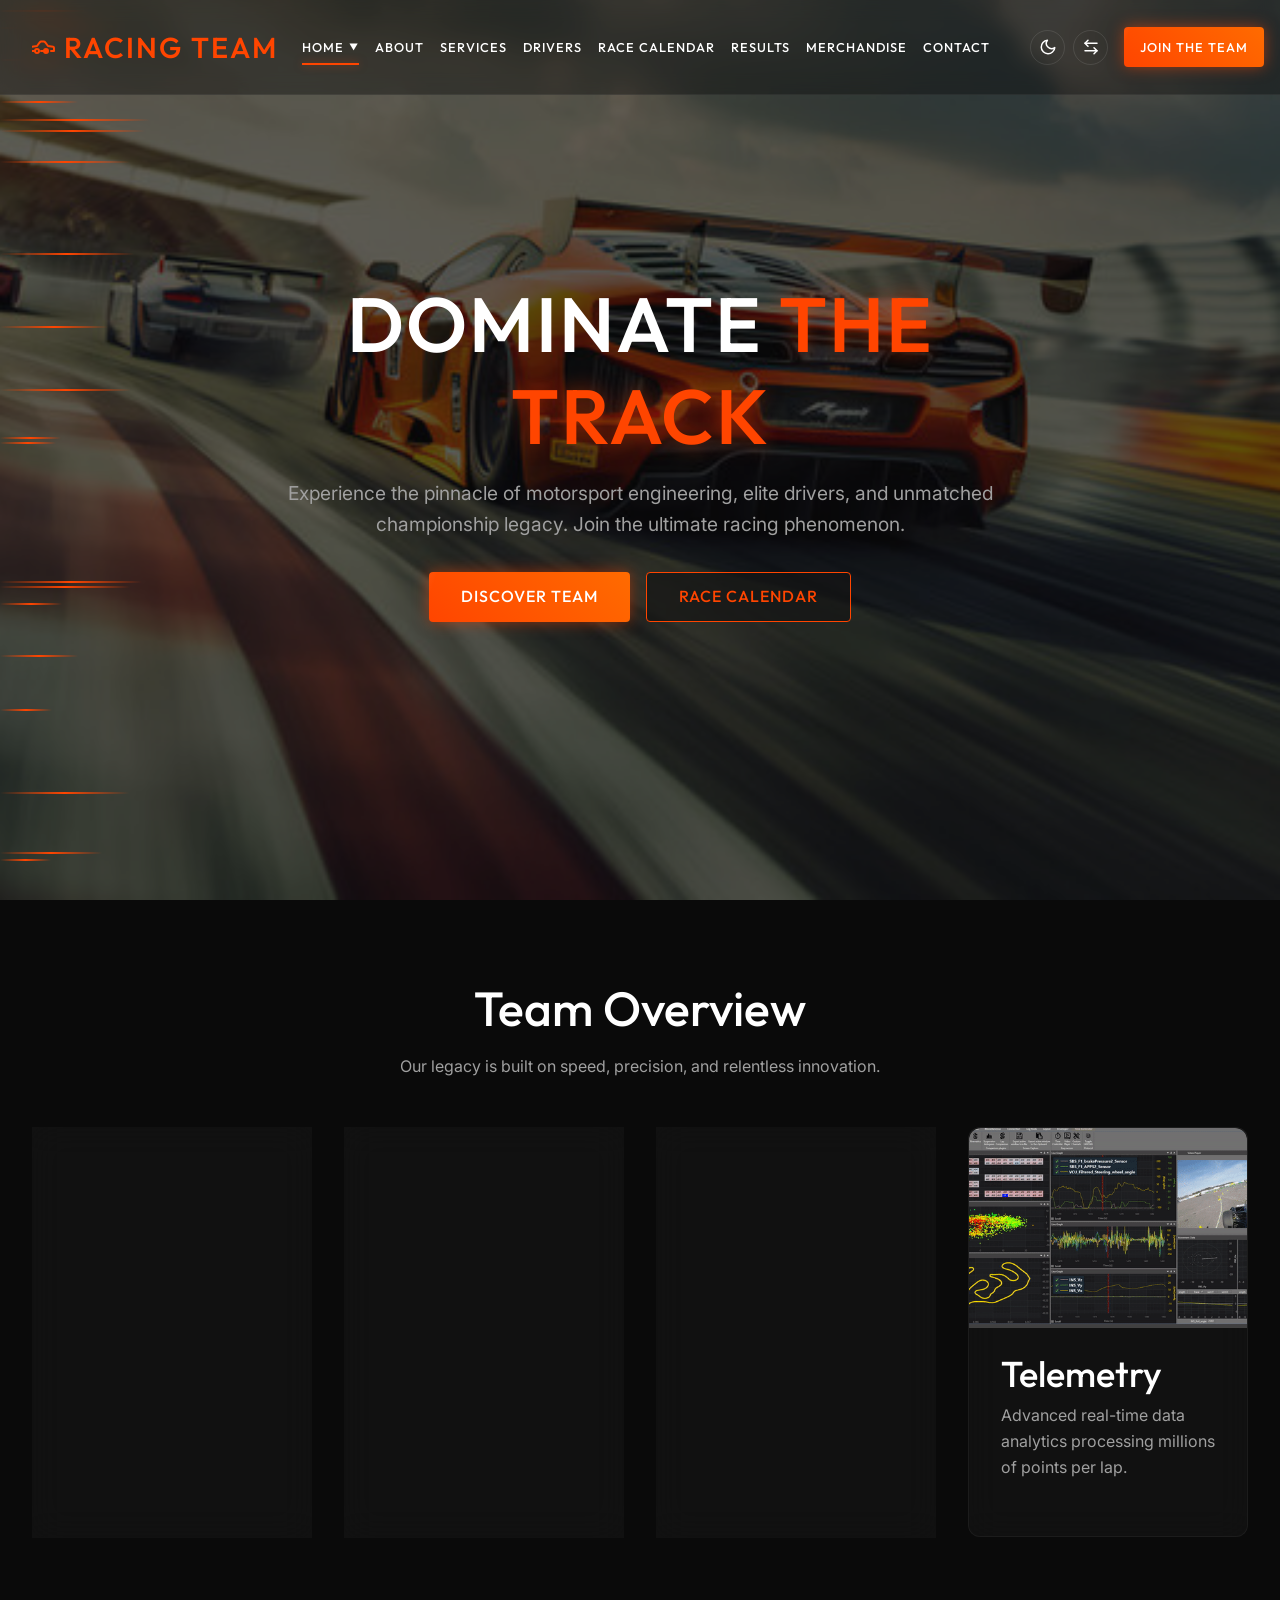
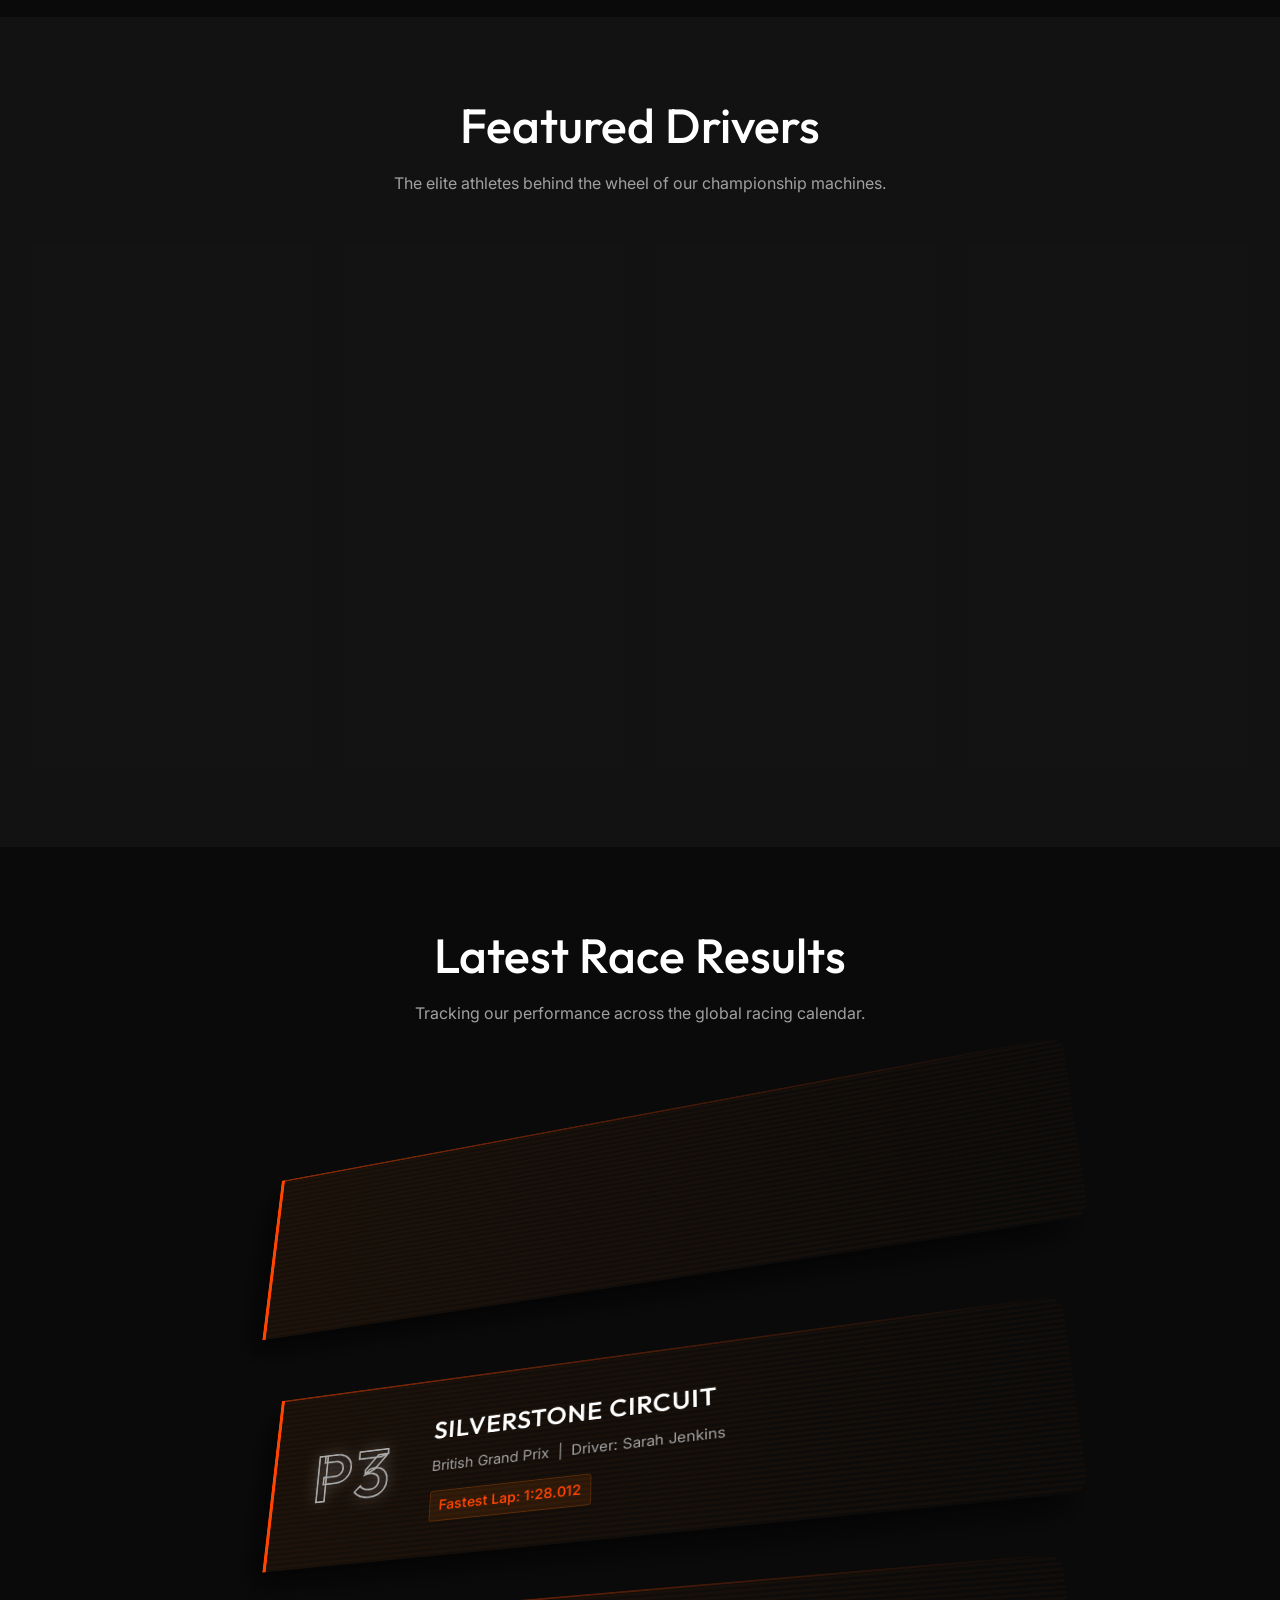
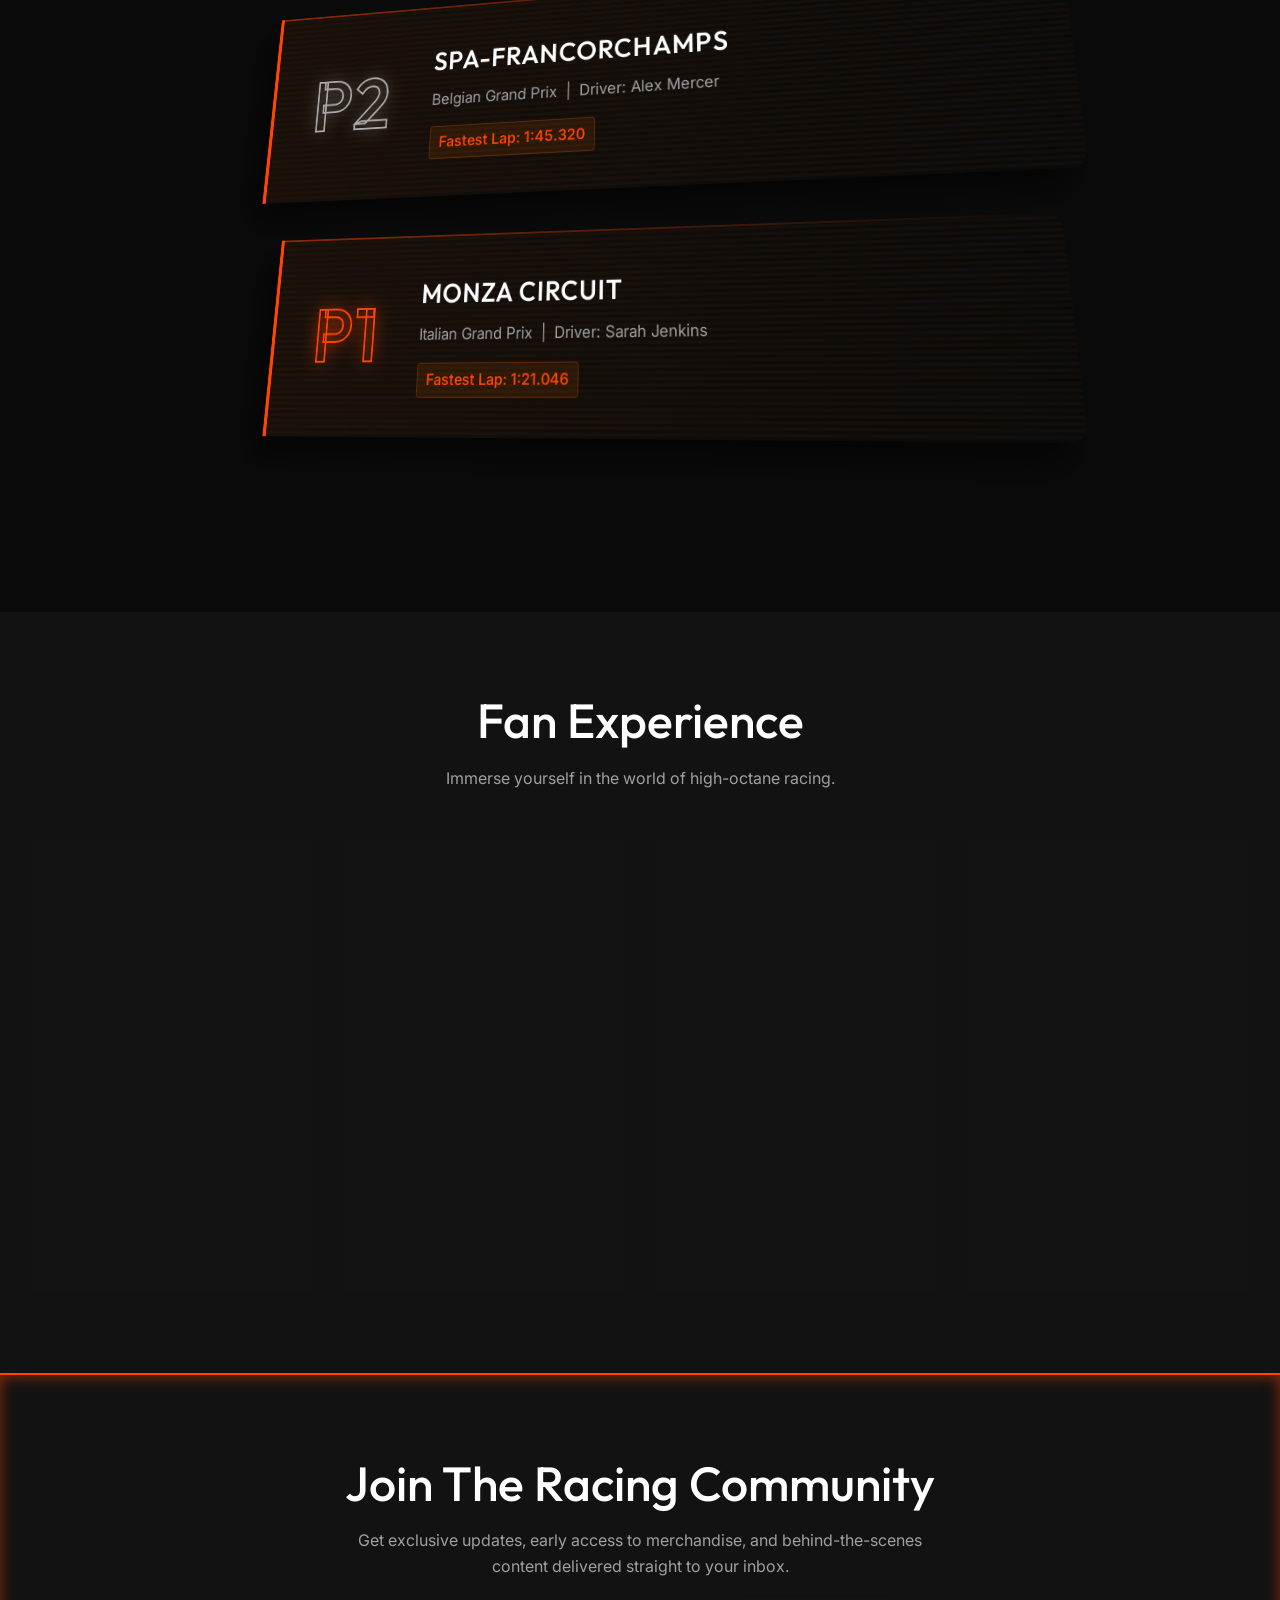
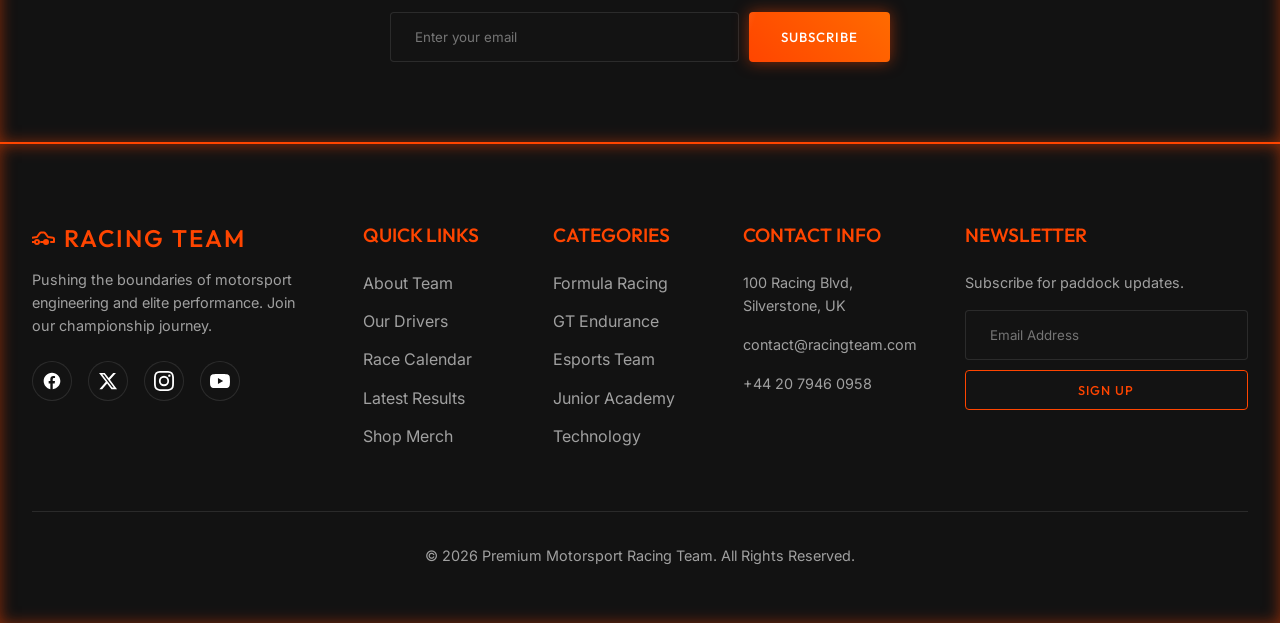
<file: index.html>
<!DOCTYPE html>
<html lang="en" data-theme="dark" dir="ltr">
<head>
  <meta charset="UTF-8">
  <meta name="viewport" content="width=device-width, initial-scale=1.0">
  <link rel="icon" type="image/svg+xml" href="assets/images/favicon.svg">
  <title>Premium Motorsport Racing Team</title>
  <meta name="description" content="High-end professional racing team platform showcasing race results, drivers, and merchandise.">
  <link rel="stylesheet" href="assets/css/variables.css">
  <link rel="stylesheet" href="assets/css/global.css">
  <link rel="stylesheet" href="assets/css/components.css">
  <link rel="stylesheet" href="assets/css/animations.css">
  <style>
    /* Navbar Styles */
    .main-header {
      position: fixed;
      top: 0;
      left: 0;
      width: 100%;
      z-index: var(--z-nav);
      background: rgba(10, 10, 10, 0.4);
      backdrop-filter: blur(10px);
      -webkit-backdrop-filter: blur(10px);
      border-bottom: 1px solid var(--glass-border);
      transition: all var(--transition-normal);
      padding: 1.5rem 0;
    }
    .main-header.scrolled {
      padding: 0.8rem 0;
      background: rgba(10, 10, 10, 0.9);
      box-shadow: 0 4px 20px rgba(0,0,0,0.5);
    }
    .nav-container {
      display: flex;
      justify-content: space-between;
      align-items: center;
      max-width: var(--container-width);
      margin: 0 auto;
      padding: 0 var(--container-padding);
    }
    .logo {
      font-family: var(--font-heading);
      font-size: 1.8rem;
      font-weight: 550;
      color: var(--brand-orange);
      letter-spacing: 2px;
      text-transform: uppercase;
    }
    .nav-menu {
      display: flex;
      gap: 1rem;
      align-items: center;
    }
    .nav-link {
      font-family: var(--font-heading);
      font-size: 0.8rem;
      font-weight: 500;
      text-transform: uppercase;
      letter-spacing: 1px;
      position: relative;
      padding: 0.5rem 0;
      transition: var(--transition-fast);
      
    }
    .nav-link::after {
      content: '';
      position: absolute;
      bottom: 0;
      left: 0;
      width: 0%;
      height: 2px;
      background: var(--brand-orange);
      transition: width var(--transition-normal);
      box-shadow: 0 0 8px var(--brand-orange-glow);
    }
    .nav-link:hover::after, .nav-link.active::after {
      width: 100%;
    }
    .nav-link:hover { color: var(--brand-orange); }
    .nav-actions {
      display: flex;
      gap: 1rem;
      align-items: center;
    }
    .hamburger {
      display: none;
      flex-direction: column;
      gap: 5px;
      background: none;
      border: none;
      
    }
    .hamburger span {
      width: 25px;
      height: 2px;
      background: var(--text-primary);
      transition: var(--transition-fast);
    }
    .toggles-nav {
      display: flex;
      gap: 0.5rem;
    }
    .toggle-btn {
      background: transparent;
      border: 1px solid var(--border-color);
      color: var(--text-primary);
      width: 35px;
      height: 35px;
      border-radius: 50%;
      display: flex;
      align-items: center;
      justify-content: center;
      transition: var(--transition-fast);
      
    }
    .toggle-btn:hover {
      border-color: var(--brand-orange);
      box-shadow: 0 0 10px var(--brand-orange-glow);
    }

    @media (max-width: 1024px) {
      .nav-menu {
        position: fixed;
        top: 0;
        right: -100%;
        width: 300px;
        max-width: 100vw;
        height: 100vh;
        background: var(--bg-primary);
        flex-direction: column;
        justify-content: flex-start;
        padding-top: 60px;
        padding-bottom: 1rem;
        overflow-y: auto;
        transition: right var(--transition-normal);
        border-left: 1px solid var(--border-color);
      }
      [dir="rtl"] .nav-menu { right: auto; left: -100%; border-left: none; border-right: 1px solid var(--border-color); }
      .nav-menu.active { right: 0; }
      [dir="rtl"] .nav-menu.active { left: 0; }
      .hamburger { display: flex; z-index: var(--z-dropdown); margin-left: auto; }
      [dir="rtl"] .hamburger { margin-left: 0; margin-right: auto; }
      .hamburger.active span:nth-child(1) { transform: rotate(45deg) translate(5px, 5px); }
      .hamburger.active span:nth-child(2) { opacity: 0; }
      .hamburger.active span:nth-child(3) { transform: rotate(-45deg) translate(5px, -5px); }
      .nav-actions { display: none; }
      .mobile-nav-actions { display: flex !important; }
      .nav-menu { gap: 0.5rem !important; }
      .nav-link { padding: 0.25rem 0; font-size: 0.9rem; }
    }

    /* Hero Section */
    .hero-banner {
      height: 100vh;
      display: flex;
      align-items: center;
      justify-content: center;
      position: relative;
      overflow: hidden;
      padding: 0;
    }
    .hero-video {
      position: absolute;
      top: 50%;
      left: 50%;
      min-width: 100%;
      min-height: 100%;
      width: auto;
      height: auto;
      transform: translateX(-50%) translateY(-50%);
      z-index: 0;
      opacity: 0.6;
    }
    .hero-overlay {
      position: absolute;
      top: 0; left: 0; width: 100%; height: 100%;
      background: rgba(10, 10, 10, 0.65);
      z-index: 1;
    }
    .hero-content {
      position: relative;
      z-index: 2;
      max-width: 800px;
      margin: 0 auto;
      text-align: center;
    }
    .hero-title {
      font-size: clamp(3rem, 6vw, 5rem);
      text-transform: uppercase;
      letter-spacing: 2px;
      margin-bottom: 1rem;
      animation: reveal 1s forwards;
    }
    .hero-title span {
      color: var(--brand-orange);
      text-shadow: 0 0 20px var(--brand-orange-glow);
    }
    .hero-subtitle {
      font-size: 1.2rem;
      margin-bottom: 2rem;
      animation: reveal 1s 0.2s forwards;
      opacity: 0;
    }
    .hero-buttons {
      display: flex;
      gap: 1rem;
      justify-content: center;
      animation: reveal 1s 0.4s forwards;
      opacity: 0;
    }
    
    /* Footer */
    .main-footer {
      background: var(--bg-secondary);
      padding: 5rem 0 2rem;
      position: relative;
    }
    .footer-grid {
      display: grid;
      grid-template-columns: 2fr 1fr 1fr 1fr 2fr;
      gap: 3rem;
      margin-bottom: 3rem;
    }
    .footer-col h4 {
      color: var(--brand-orange);
      margin-bottom: 1.5rem;
      font-size: 1.2rem;
      text-transform: uppercase;
    }
    .footer-links li {
      margin-bottom: 0.8rem;
    }
    .footer-links a {
      color: var(--text-secondary);
      transition: var(--transition-fast);
    }
    .footer-links a:hover {
      color: var(--brand-orange);
      padding-left: 5px;
    }
    [dir="rtl"] .footer-links a:hover { padding-left: 0; padding-right: 5px; }
    
    .social-icons {
      display: flex;
      gap: 1rem;
      margin-top: 1.5rem;
    }
    .social-icon {
      width: 40px;
      height: 40px;
      background: var(--glass-bg);
      border: 1px solid var(--border-color);
      display: flex;
      align-items: center;
      justify-content: center;
      border-radius: 50%;
      transition: var(--transition-fast);
    }
    .social-icon:hover {
      border-color: var(--brand-orange);
      background: var(--brand-orange-glow);
      transform: translateY(-3px);
    }
    .footer-bottom {
      border-top: 1px solid var(--border-color);
      padding-top: 2rem;
      text-align: center;
      color: var(--text-secondary);
      font-size: 0.9rem;
    }
    
    @media (max-width: 1024px) {
      .footer-grid { grid-template-columns: 1fr 1fr; }
      .footer-col:last-child { grid-column: 1 / -1; text-align: center; }
      .footer-col:last-child form { margin: 0 auto; max-width: 400px; }
    }
    @media (max-width: 600px) {
      .footer-grid { grid-template-columns: 1fr; }
      .hero-buttons { flex-direction: column; }
    }
  </style>
</head>
<body>

  <!-- Navbar -->
  <header class="main-header">
    <div class="nav-container">
      <a href="index.html" class="logo" style="display: flex; align-items: center; white-space: nowrap; margin-right: 1.5rem;">
        <svg width="24" height="24" viewBox="0 0 24 24" fill="none" stroke="var(--brand-orange)" stroke-width="2" stroke-linecap="round" stroke-linejoin="round" style="margin-right: 8px; vertical-align: text-bottom;">
          <path d="M14 16H9m10 0h3v-3.15a1 1 0 0 0-.84-.99L16 11l-2.7-3.6a2 2 0 0 0-1.6-.8H9.3a2 2 0 0 0-1.6.8L5 11l-5.16.86a1 1 0 0 0-.84.99V16h3m14 0a2 2 0 1 1-4 0 2 2 0 0 1 4 0zM7 16a2 2 0 1 1-4 0 2 2 0 0 1 4 0z"></path>
        </svg>
        RACING TEAM
      </a>
      
            <nav class="nav-menu" id="nav-menu">
        <div class="nav-item-dropdown" style="position: relative; display: inline-block;">
          <a href="#" class="nav-link active" style="display: flex; align-items: center;">Home <span style="font-size: 0.7em; margin-left: 5px;">&#9660;</span></a>
          <div class="dropdown-content" style="display: none; position: absolute; background: rgba(10, 10, 10, 0.9); min-width: 150px; box-shadow: 0px 8px 16px 0px rgba(0,0,0,0.8); z-index: 1; border-radius: 4px; border: 1px solid var(--border-color); top: 100%; left: 0; flex-direction: column;">
            <a href="index.html" style="color: var(--text-primary); padding: 12px 16px; text-decoration: none; font-family: var(--font-heading); font-size: 0.85rem; text-transform: uppercase; letter-spacing: 1px; transition: 0.2s;">Home 1</a>
            <a href="home2.html" style="color: var(--text-primary); padding: 12px 16px; text-decoration: none; font-family: var(--font-heading); font-size: 0.85rem; text-transform: uppercase; letter-spacing: 1px; transition: 0.2s;">Home 2</a>
          </div>
        </div>
        <a href="about.html" class="nav-link">About</a>
        <a href="services.html" class="nav-link">Services</a>
        <a href="drivers.html" class="nav-link">Drivers</a>
        <a href="calendar.html" class="nav-link">Race Calendar</a>
        <a href="results.html" class="nav-link">Results</a>
        <a href="merchandise.html" class="nav-link">Merchandise</a>
        <a href="contact.html" class="nav-link">Contact</a>

        <div class="mobile-nav-actions" style="display: none; flex-direction: column; gap: 0.5rem; padding: 0.5rem 2rem; margin-top: 0.5rem; border-top: 1px solid var(--border-color); width: 100%; align-items: center;">
          <div class="toggles-nav" style="justify-content: center; margin-bottom: 0.25rem; display: flex; gap: 0.5rem;">
            <button class="toggle-btn theme-toggle" title="Toggle Theme"><svg width="18" height="18" viewBox="0 0 24 24" fill="none" stroke="currentColor" stroke-width="2" stroke-linecap="round" stroke-linejoin="round"><path d="M21 12.79A9 9 0 1 1 11.21 3 7 7 0 0 0 21 12.79z"></path></svg></button>
            <button class="toggle-btn rtl-toggle" title="Toggle RTL"><svg width="18" height="18" viewBox="0 0 24 24" fill="none" stroke="currentColor" stroke-width="2" stroke-linecap="round" stroke-linejoin="round"><path d="M8 3L4 7l4 4"/><path d="M4 7h16"/><path d="M16 21l4-4-4-4"/><path d="M20 17H4"/></svg></button>
          </div>
          <a href="register.html" class="btn btn-primary" style="text-align: center; width: 100%; height: 40px; line-height: 40px; padding: 0;">Join The Team</a>
          <a href="sponsors.html" class="btn btn-secondary" style="text-align: center; width: 100%; height: 40px; line-height: 40px; padding: 0;">Become Sponsor</a>
        </div>
      </nav>
      <style>
        .nav-item-dropdown:hover .dropdown-content { display: flex !important; }
        .dropdown-content a:hover { color: var(--brand-orange) !important; }
        @media (min-width: 1025px) {
          .nav-menu { display: flex; align-items: center; white-space: nowrap; margin-right: 2.5rem; }
        }
      </style>

      <div class="nav-actions">
        <div class="toggles-nav">
          <button class="toggle-btn theme-toggle" title="Toggle Theme"><svg width="18" height="18" viewBox="0 0 24 24" fill="none" stroke="currentColor" stroke-width="2" stroke-linecap="round" stroke-linejoin="round"><path d="M21 12.79A9 9 0 1 1 11.21 3 7 7 0 0 0 21 12.79z"></path></svg></button>
          <button class="toggle-btn rtl-toggle" title="Toggle RTL"><svg width="18" height="18" viewBox="0 0 24 24" fill="none" stroke="currentColor" stroke-width="2" stroke-linecap="round" stroke-linejoin="round"><path d="M8 3L4 7l4 4"/><path d="M4 7h16"/><path d="M16 21l4-4-4-4"/><path d="M20 17H4"/></svg></button>
        </div>
        <a href="register.html" class="btn btn-primary" style="height: 40px; padding: 0 1rem; font-size: 0.8rem; white-space: nowrap;">Join The Team</a>
        <a href="sponsors.html" class="btn btn-secondary" style="height: 40px; padding: 0 1rem; font-size: 0.8rem; white-space: nowrap;">Become Sponsor</a>
      </div>

      <button class="hamburger" id="hamburger">
        <span></span>
        <span></span>
        <span></span>
      </button>
    </div>
  </header>

  <!-- 1. Hero Racing Banner -->
  <section class="hero-banner" style="background-image: url('assets/images/home1-hero.png'); background-size: cover; background-position: center; background-repeat: no-repeat;">
    <!-- Cinematic Racing Video Background placeholder -->
    
    <div class="hero-overlay"></div>
    <div class="speed-lines"></div>
    <div class="container hero-content">
      <h1 class="hero-title">Dominate <span>The Track</span></h1>
      <p class="hero-subtitle">Experience the pinnacle of motorsport engineering, elite drivers, and unmatched championship legacy. Join the ultimate racing phenomenon.</p>
      <div class="hero-buttons">
        <a href="about.html" class="btn btn-primary">Discover Team</a>
        <a href="calendar.html" class="btn btn-secondary">Race Calendar</a>
      </div>
    </div>
  </section>

  <!-- 2. Team Overview -->
  <section class="reveal">
    <div class="container">
      <h2 style="text-align: center; margin-bottom: 1rem;">Team Overview</h2>
      <p style="text-align: center; max-width: 600px; margin: 0 auto;">Our legacy is built on speed, precision, and relentless innovation.</p>
      
      <div class="grid-4">
        <div class="glass-card" style="padding: 0;">
          <img src="assets/images/Aerodynamics.png" alt="Aerodynamics" style="width: 100%; height: 200px; object-fit: cover; border-radius: 12px 12px 0 0; margin-bottom: 0; display: block;">
          <div style="padding: 1.5rem 2rem 2rem;">
            <h3 style="margin-bottom: 0.5rem;">Aerodynamics</h3>
            <p>State-of-the-art wind tunnel testing ensuring maximum downforce and speed.</p>
          </div>
        </div>
        <div class="glass-card" style="padding: 0;">
          <img src="assets/images/Power%20Unit.png" alt="Power Unit" style="width: 100%; height: 200px; object-fit: cover; border-radius: 12px 12px 0 0; margin-bottom: 0; display: block;">
          <div style="padding: 1.5rem 2rem 2rem;">
            <h3 style="margin-bottom: 0.5rem;">Power Unit</h3>
            <p>Hybrid turbocharged engines delivering over 1000 horsepower.</p>
          </div>
        </div>
        <div class="glass-card" style="padding: 0;">
          <img src="assets/images/Pit%20Strategy.png" alt="Strategy" style="width: 100%; height: 200px; object-fit: cover; border-radius: 12px 12px 0 0; margin-bottom: 0; display: block;">
          <div style="padding: 1.5rem 2rem 2rem;">
            <h3 style="margin-bottom: 0.5rem;">Pit Strategy</h3>
            <p>Sub-2-second pit stops executed by our world-class mechanical crew.</p>
          </div>
        </div>
        <div class="glass-card" style="padding: 0;">
          <img src="assets/images/Telemetry.png" alt="Telemetry" style="width: 100%; height: 200px; object-fit: cover; border-radius: 12px 12px 0 0; margin-bottom: 0; display: block;">
          <div style="padding: 1.5rem 2rem 2rem;">
            <h3 style="margin-bottom: 0.5rem;">Telemetry</h3>
            <p>Advanced real-time data analytics processing millions of points per lap.</p>
          </div>
        </div>
      </div>
    </div>
  </section>

  <!-- 3. Featured Drivers -->
  <section class="reveal" style="background: var(--bg-secondary);">
    <div class="container">
      <h2 style="text-align: center; margin-bottom: 1rem;">Featured Drivers</h2>
      <p style="text-align: center; max-width: 600px; margin: 0 auto;">The elite athletes behind the wheel of our championship machines.</p>
      
      <div class="grid-4">
        <div class="glass-card" style="text-align: center;">
          <img src="assets/images/Alex%20Mercer.png" alt="Alex Mercer" style="width: 100%; max-width: 180px; aspect-ratio: 1/1; object-fit: cover; object-position: top; border-radius: 50%; margin: 0 auto 1.5rem; display: block;">
          <h3>Alex Mercer</h3>
          <p style="color: var(--brand-orange);">Lead Driver - Car #07</p>
          <p>3x World Champion with an aggressive overtaking style.</p>
        </div>
        <div class="glass-card" style="text-align: center;">
          <img src="assets/images/Sarah%20Jenkins.png" alt="Sarah Jenkins" style="width: 100%; max-width: 180px; aspect-ratio: 1/1; object-fit: cover; object-position: top; border-radius: 50%; margin: 0 auto 1.5rem; display: block;">
          <h3>Sarah Jenkins</h3>
          <p style="color: var(--brand-orange);">Lead Driver - Car #14</p>
          <p>Endurance specialist and qualifying lap record holder.</p>
        </div>
        <div class="glass-card" style="text-align: center;">
          <img src="assets/images/Marcus%20Vance.png" alt="Marcus Vance" style="width: 100%; max-width: 180px; aspect-ratio: 1/1; object-fit: cover; object-position: top; border-radius: 50%; margin: 0 auto 1.5rem; display: block;">
          <h3>Marcus Vance</h3>
          <p style="color: var(--brand-orange);">Reserve Driver</p>
          <p>Rising star from our junior development program.</p>
        </div>
        <div class="glass-card" style="text-align: center;">
          <img src="assets/images/Elena%20Rostova.png" alt="Elena Rostova" style="width: 100%; max-width: 180px; aspect-ratio: 1/1; object-fit: cover; object-position: top; border-radius: 50%; margin: 0 auto 1.5rem; display: block;">
          <h3>Elena Rostova</h3>
          <p style="color: var(--brand-orange);">Test Driver</p>
          <p>Simulator expert and aerodynamic feedback specialist.</p>
        </div>
      </div>
    </div>
  </section>

  <!-- 4. Latest Race Results -->
  <section class="reveal">
    <div class="container">
      <h2 style="text-align: center; margin-bottom: 1rem;">Latest Race Results</h2>
      <p style="text-align: center; max-width: 600px; margin: 0 auto;">Tracking our performance across the global racing calendar.</p>
      
      <style>
        .hologram-timeline { display: flex; flex-direction: column; gap: 2rem; perspective: 1200px; max-width: 900px; margin: 2rem auto 4rem; padding: 2rem 1rem; }
        .hologram-item { display: flex; align-items: center; gap: 3rem; padding: 2.5rem 3rem; background: linear-gradient(90deg, rgba(255,107,0,0.05), transparent); border-left: 4px solid var(--brand-orange); transform: rotateX(20deg) rotateY(-15deg) scale(0.95); transform-style: preserve-3d; transition: all 0.6s cubic-bezier(0.23, 1, 0.32, 1);  box-shadow: -15px 20px 30px rgba(0,0,0,0.6); position: relative; border-radius: 0 16px 16px 0; overflow: hidden; }
        .hologram-item::before { content: ''; position: absolute; inset: 0; background: repeating-linear-gradient(0deg, transparent, transparent 3px, rgba(255,107,0,0.03) 3px, rgba(255,107,0,0.03) 6px); pointer-events: none; z-index: 0; }
        .hologram-item::after { content: ''; position: absolute; top: 0; left: 0; width: 100%; height: 2px; background: linear-gradient(90deg, var(--brand-orange), transparent); opacity: 0.5; }
        
        .hologram-item:hover { transform: rotateX(0deg) rotateY(0deg) scale(1.05); background: linear-gradient(90deg, rgba(255,107,0,0.15), rgba(255,107,0,0.02)); box-shadow: 0 20px 40px rgba(0,0,0,0.8), inset 0 0 40px rgba(255,107,0,0.1); z-index: 10; border-left-width: 8px; }
        
        .holo-content-wrapper { display: flex; align-items: center; gap: 3rem; width: 100%; position: relative; z-index: 2; transform: translateZ(50px); transition: transform 0.6s ease; }
        .hologram-item:hover .holo-content-wrapper { transform: translateZ(80px); }
        
        .holo-badge { font-size: 5rem; font-family: var(--font-heading); color: transparent; -webkit-text-stroke: 2px var(--brand-orange); font-weight: 550; text-shadow: 0 0 20px var(--brand-orange-glow); line-height: 1; letter-spacing: 2px; }
        .hologram-item:hover .holo-badge { color: var(--brand-orange); -webkit-text-stroke: 0; }
        
        .holo-content { flex: 1; display: flex; flex-direction: column; gap: 0.5rem; width: 100%; overflow: hidden; }
        .holo-title { font-size: 1.8rem; font-weight: 550; color: var(--text-primary); text-transform: uppercase; letter-spacing: 1px; font-family: var(--font-heading); word-break: break-word; overflow-wrap: break-word; }
        .holo-sub { font-size: 1.05rem; color: var(--text-secondary); word-break: break-word; overflow-wrap: break-word; }
        .holo-highlight { color: var(--brand-orange); font-weight: 550; margin-top: 0.5rem; display: inline-block; padding: 4px 10px; background: rgba(255,107,0,0.1); border-radius: 4px; border: 1px solid rgba(255,107,0,0.2); word-break: break-word; }
        
        @media (max-width: 768px) {
          .hologram-item { flex-direction: column; align-items: flex-start; gap: 1.5rem; padding: 1.5rem; transform: none; box-shadow: 0 10px 20px rgba(0,0,0,0.5); width: 100%; box-sizing: border-box; }
          .holo-content-wrapper { flex-direction: column; align-items: flex-start; gap: 1rem; transform: none !important; width: 100%; }
          .hologram-item:hover { transform: translateY(-5px); }
          .holo-title { font-size: 1.5rem; }
        }
      </style>

      <div class="hologram-timeline">
        <div class="hologram-item">
          <div class="holo-content-wrapper">
            <div class="holo-badge">P1</div>
            <div class="holo-content">
              <div class="holo-title">Monaco Grand Prix</div>
              <div class="holo-sub">Circuit de Monaco &nbsp;|&nbsp; Driver: Alex Mercer</div>
              <div><span class="holo-highlight">Fastest Lap: 1:12.909</span></div>
            </div>
          </div>
        </div>
        
        <div class="hologram-item">
          <div class="holo-content-wrapper">
            <div class="holo-badge" style="-webkit-text-stroke: 2px #aaa; text-shadow: 0 0 20px rgba(255,255,255,0.2);">P3</div>
            <div class="holo-content">
              <div class="holo-title">Silverstone Circuit</div>
              <div class="holo-sub">British Grand Prix &nbsp;|&nbsp; Driver: Sarah Jenkins</div>
              <div><span class="holo-highlight">Fastest Lap: 1:28.012</span></div>
            </div>
          </div>
        </div>
        
        <div class="hologram-item">
          <div class="holo-content-wrapper">
            <div class="holo-badge" style="-webkit-text-stroke: 2px #aaa; text-shadow: 0 0 20px rgba(255,255,255,0.2);">P2</div>
            <div class="holo-content">
              <div class="holo-title">Spa-Francorchamps</div>
              <div class="holo-sub">Belgian Grand Prix &nbsp;|&nbsp; Driver: Alex Mercer</div>
              <div><span class="holo-highlight">Fastest Lap: 1:45.320</span></div>
            </div>
          </div>
        </div>
        
        <div class="hologram-item">
          <div class="holo-content-wrapper">
            <div class="holo-badge">P1</div>
            <div class="holo-content">
              <div class="holo-title">Monza Circuit</div>
              <div class="holo-sub">Italian Grand Prix &nbsp;|&nbsp; Driver: Sarah Jenkins</div>
              <div><span class="holo-highlight">Fastest Lap: 1:21.046</span></div>
            </div>
          </div>
        </div>
      </div>
    </div>
  </section>

  <!-- 5. Fan Experience Highlights -->
  <section class="reveal" style="background: var(--bg-secondary);">
    <div class="container">
      <h2 style="text-align: center; margin-bottom: 1rem;">Fan Experience</h2>
      <p style="text-align: center; max-width: 600px; margin: 0 auto;">Immerse yourself in the world of high-octane racing.</p>
      
      <div class="grid-4">
        <div class="glass-card" style="padding: 0;">
          <img src="assets/images/paddock_access.png" alt="Paddock Club" style="width: 100%; height: 200px; object-fit: cover; border-radius: 12px 12px 0 0; margin-bottom: 0; display: block;">
          <div style="padding: 1.5rem 2rem 2rem;">
            <h3 style="margin-bottom: 0.5rem;">Paddock Access</h3>
            <p>Exclusive behind-the-scenes tours of our active racing garages.</p>
          </div>
        </div>
        <div class="glass-card" style="padding: 0;">
          <img src="assets/images/official_merch.png" alt="Merchandise" style="width: 100%; height: 200px; object-fit: cover; border-radius: 12px 12px 0 0; margin-bottom: 0; display: block;">
          <div style="padding: 1.5rem 2rem 2rem;">
            <h3 style="margin-bottom: 0.5rem;">Official Merch</h3>
            <p>Premium team apparel, accessories, and limited edition collectibles.</p>
          </div>
        </div>
        <div class="glass-card" style="padding: 0;">
          <img src="assets/images/simulator_zone.png" alt="Simulators" style="width: 100%; height: 200px; object-fit: cover; border-radius: 12px 12px 0 0; margin-bottom: 0; display: block;">
          <div style="padding: 1.5rem 2rem 2rem;">
            <h3 style="margin-bottom: 0.5rem;">Simulator Zone</h3>
            <p>Experience the track exactly as our drivers do in pro simulators.</p>
          </div>
        </div>
        <div class="glass-card" style="padding: 0;">
          <img src="assets/images/meet_and_greet.png" alt="Meet and Greet" style="width: 100%; height: 200px; object-fit: cover; border-radius: 12px 12px 0 0; margin-bottom: 0; display: block;">
          <div style="padding: 1.5rem 2rem 2rem;">
            <h3 style="margin-bottom: 0.5rem;">Meet & Greet</h3>
            <p>VIP opportunities to meet the drivers and the engineering chiefs.</p>
          </div>
        </div>
      </div>
    </div>
  </section>

  <!-- 6. Join Racing Community CTA -->
  <section class="reveal neon-border-top" style="background: var(--bg-secondary); position: relative;">
    <div class="container" style="position: relative; z-index: 2; text-align: center;">
      <h2>Join The Racing Community</h2>
      <p style="max-width: 600px; margin: 0 auto 2rem; color: var(--text-secondary);">Get exclusive updates, early access to merchandise, and behind-the-scenes content delivered straight to your inbox.</p>
      <form class="community-form" style="display: flex; max-width: 500px; margin: 0 auto; gap: 10px;">
        <input type="email" class="form-control" placeholder="Enter your email" required style="flex: 1;">
        <button type="submit" class="btn btn-primary">Subscribe</button>
      </form>
    </div>
  </section>

  <!-- Footer -->
  <footer class="main-footer neon-border-top">
    <div class="container">
      <div class="footer-grid">
        <div class="footer-col">
          <h4 style="font-size: 1.5rem; letter-spacing: 2px; display: flex; align-items: center; margin-bottom: 1rem;">
            <svg width="24" height="24" viewBox="0 0 24 24" fill="none" stroke="var(--brand-orange)" stroke-width="2" stroke-linecap="round" stroke-linejoin="round" style="margin-right: 8px; vertical-align: text-bottom;">
          <path d="M14 16H9m10 0h3v-3.15a1 1 0 0 0-.84-.99L16 11l-2.7-3.6a2 2 0 0 0-1.6-.8H9.3a2 2 0 0 0-1.6.8L5 11l-5.16.86a1 1 0 0 0-.84.99V16h3m14 0a2 2 0 1 1-4 0 2 2 0 0 1 4 0zM7 16a2 2 0 1 1-4 0 2 2 0 0 1 4 0z"></path>
        </svg>
            RACING TEAM
          </h4>
          <p style="font-size: 0.9rem; color: var(--text-secondary);">Pushing the boundaries of motorsport engineering and elite performance. Join our championship journey.</p>
          <div class="social-icons">
            <a href="#" class="social-icon" aria-label="Facebook">
              <svg width="20" height="20" viewBox="0 0 24 24" fill="currentColor"><path d="M22 12c0-5.52-4.48-10-10-10S2 6.48 2 12c0 4.84 3.44 8.87 8 9.8V15H8v-3h2V9.5C10 7.57 11.57 6 13.5 6c1.05 0 2.15.19 2.15.19V8.5h-1.21c-1.19 0-1.56.74-1.56 1.5V12h2.73l-.44 3h-2.29v6.8C18.56 20.87 22 16.84 22 12z"/></svg>
            </a>
            <a href="#" class="social-icon" aria-label="Twitter">
              <svg width="20" height="20" viewBox="0 0 24 24" fill="currentColor"><path d="M18.244 2.25h3.308l-7.227 8.26 8.502 11.24H16.17l-5.214-6.817L4.99 21.75H1.68l7.73-8.835L1.254 2.25H8.08l4.713 6.231zm-1.161 17.52h1.833L7.084 4.126H5.117z"/></svg>
            </a>
            <a href="#" class="social-icon" aria-label="Instagram">
              <svg width="20" height="20" viewBox="0 0 24 24" fill="currentColor"><path d="M12 2.163c3.204 0 3.584.012 4.85.07 3.252.148 4.771 1.691 4.919 4.919.058 1.265.069 1.645.069 4.849 0 3.205-.012 3.584-.069 4.849-.149 3.225-1.664 4.771-4.919 4.919-1.266.058-1.644.07-4.85.07-3.204 0-3.584-.012-4.849-.07-3.26-.149-4.771-1.699-4.919-4.92-.058-1.265-.07-1.644-.07-4.849 0-3.204.013-3.583.07-4.849.149-3.227 1.664-4.771 4.919-4.919 1.266-.057 1.645-.069 4.849-.069zM12 0C8.741 0 8.333.014 7.053.072 2.695.272.273 2.69.073 7.052.014 8.333 0 8.741 0 12c0 3.259.014 3.668.072 4.948.2 4.358 2.618 6.78 6.98 6.98C8.333 23.986 8.741 24 12 24c3.259 0 3.668-.014 4.948-.072 4.354-.2 6.782-2.618 6.979-6.98.059-1.28.073-1.689.073-4.948 0-3.259-.014-3.667-.072-4.947-.196-4.354-2.617-6.78-6.979-6.98C15.668.014 15.259 0 12 0zm0 5.838a6.162 6.162 0 100 12.324 6.162 6.162 0 000-12.324zM12 16a4 4 0 110-8 4 4 0 010 8zm6.406-11.845a1.44 1.44 0 100 2.881 1.44 1.44 0 000-2.881z"/></svg>
            </a>
            <a href="#" class="social-icon" aria-label="YouTube">
              <svg width="20" height="20" viewBox="0 0 24 24" fill="currentColor"><path d="M23.498 6.186a3.016 3.016 0 0 0-2.122-2.136C19.505 3.5 12 3.5 12 3.5s-7.505 0-9.377.55a3.016 3.016 0 0 0-2.122 2.136C0 8.07 0 12 0 12s0 3.93.502 5.814a3.016 3.016 0 0 0 2.122 2.136c1.871.55 9.376.55 9.376.55s7.505 0 9.377-.55a3.016 3.016 0 0 0 2.122-2.136C24 15.93 24 12 24 12s0-3.93-.502-5.814zM9.545 15.568V8.432L15.818 12l-6.273 3.568z"/></svg>
            </a>
          </div>
        </div>
        
        <div class="footer-col">
          <h4>Quick Links</h4>
          <ul class="footer-links">
            <li><a href="about.html">About Team</a></li>
            <li><a href="drivers.html">Our Drivers</a></li>
            <li><a href="calendar.html">Race Calendar</a></li>
            <li><a href="results.html">Latest Results</a></li>
            <li><a href="merchandise.html">Shop Merch</a></li>
          </ul>
        </div>
        
        <div class="footer-col">
          <h4>Categories</h4>
          <ul class="footer-links">
            <li><a href="#">Formula Racing</a></li>
            <li><a href="#">GT Endurance</a></li>
            <li><a href="#">Esports Team</a></li>
            <li><a href="#">Junior Academy</a></li>
            <li><a href="#">Technology</a></li>
          </ul>
        </div>
        
        <div class="footer-col">
          <h4>Contact Info</h4>
          <ul class="footer-links" style="color: var(--text-secondary); font-size: 0.9rem;">
            <li style="margin-bottom: 1rem;">100 Racing Blvd, Silverstone, UK</li>
            <li style="margin-bottom: 1rem;">contact@racingteam.com</li>
            <li style="margin-bottom: 1rem;">+44 20 7946 0958</li>
          </ul>
        </div>
        
        <div class="footer-col">
          <h4>Newsletter</h4>
          <p style="font-size: 0.9rem; color: var(--text-secondary); margin-bottom: 1rem;">Subscribe for paddock updates.</p>
          <form style="display: flex; flex-direction: column; gap: 10px;">
            <input type="email" class="form-control" placeholder="Email Address" required>
            <button type="submit" class="btn btn-secondary" style="height: 40px; font-size: 0.8rem;">Sign Up</button>
          </form>
        </div>
      </div>
      
      <div class="footer-bottom">
        <p>&copy; 2026 Premium Motorsport Racing Team. All Rights Reserved.</p>
      </div>
    </div>
  </footer>

  <script src="assets/js/main.js"></script>
  <script src="assets/js/animations.js"></script>
  <button id="backToTop" class="back-to-top" title="Back to Top">
    <svg width="24" height="24" viewBox="0 0 24 24" fill="none" stroke="currentColor" stroke-width="2" stroke-linecap="round" stroke-linejoin="round">
      <path d="M18 15l-6-6-6 6"/>
    </svg>
  </button>
</body>
</html>
</file>
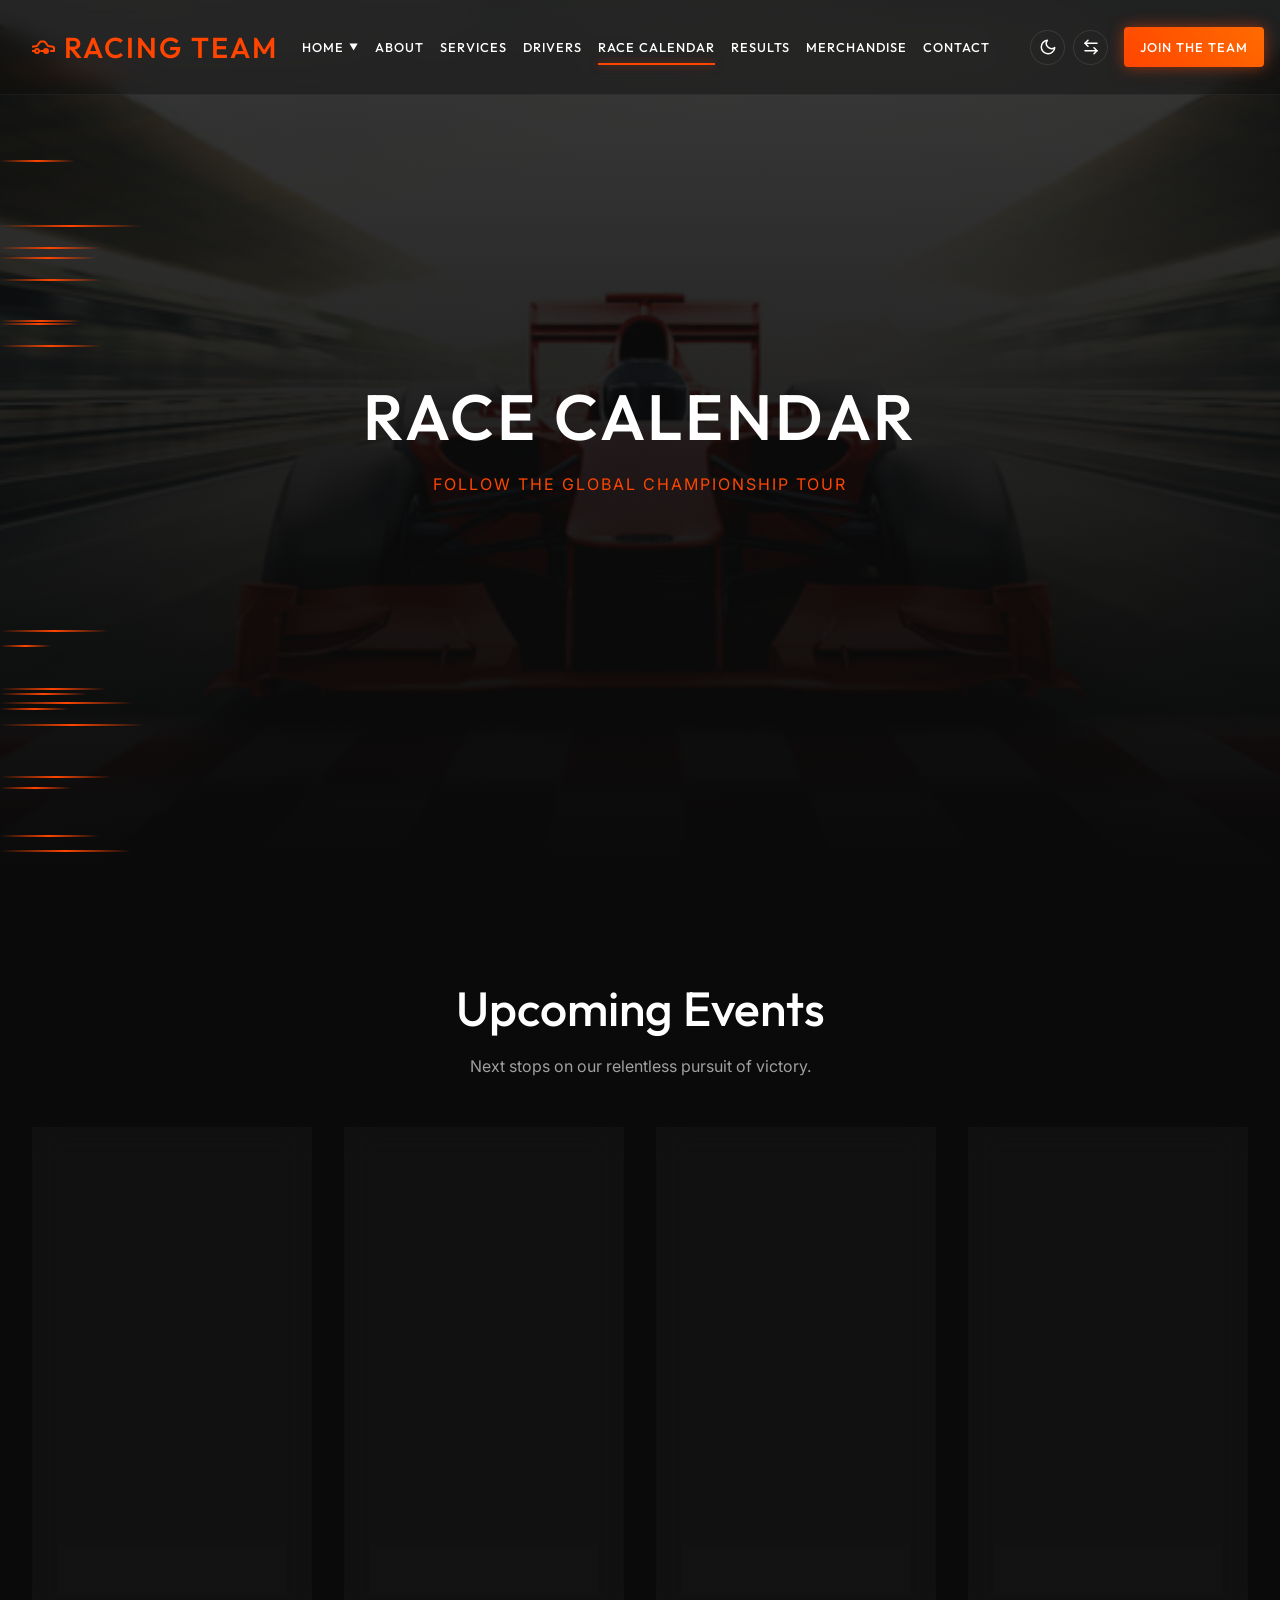
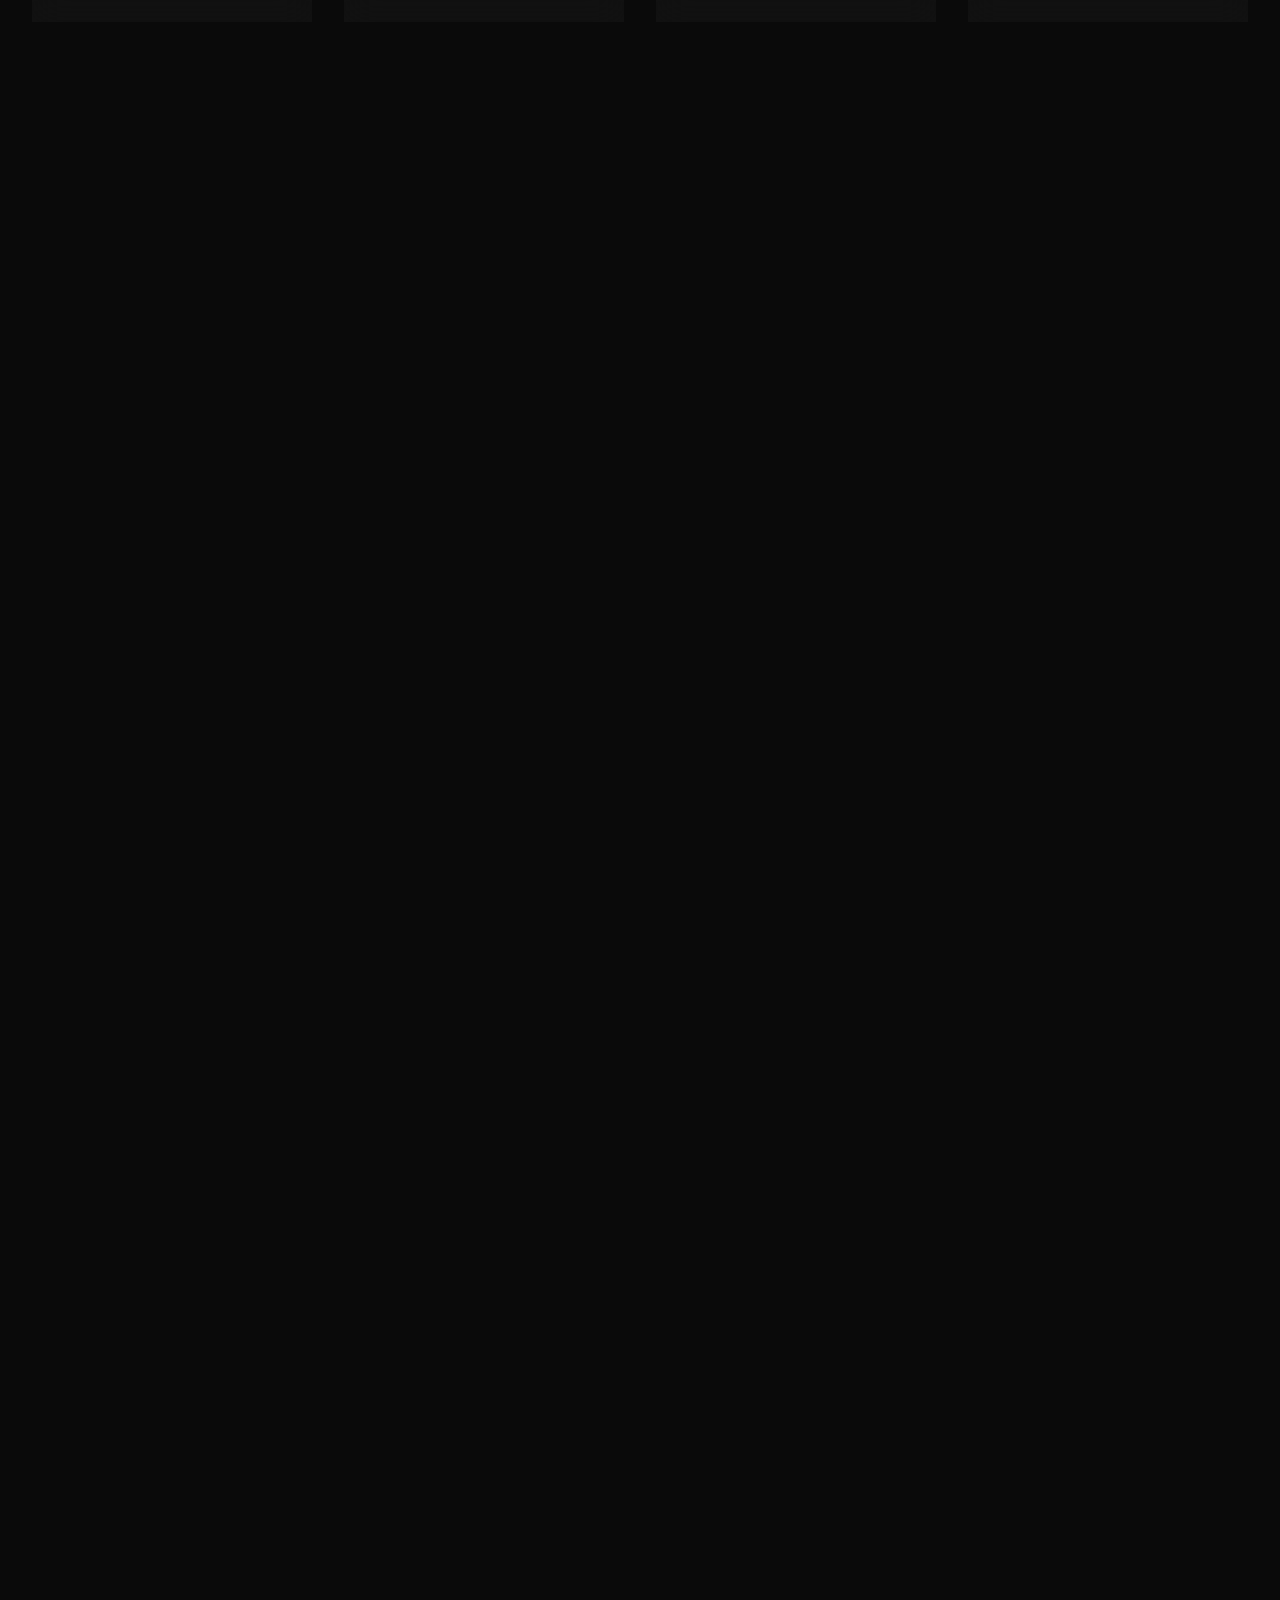
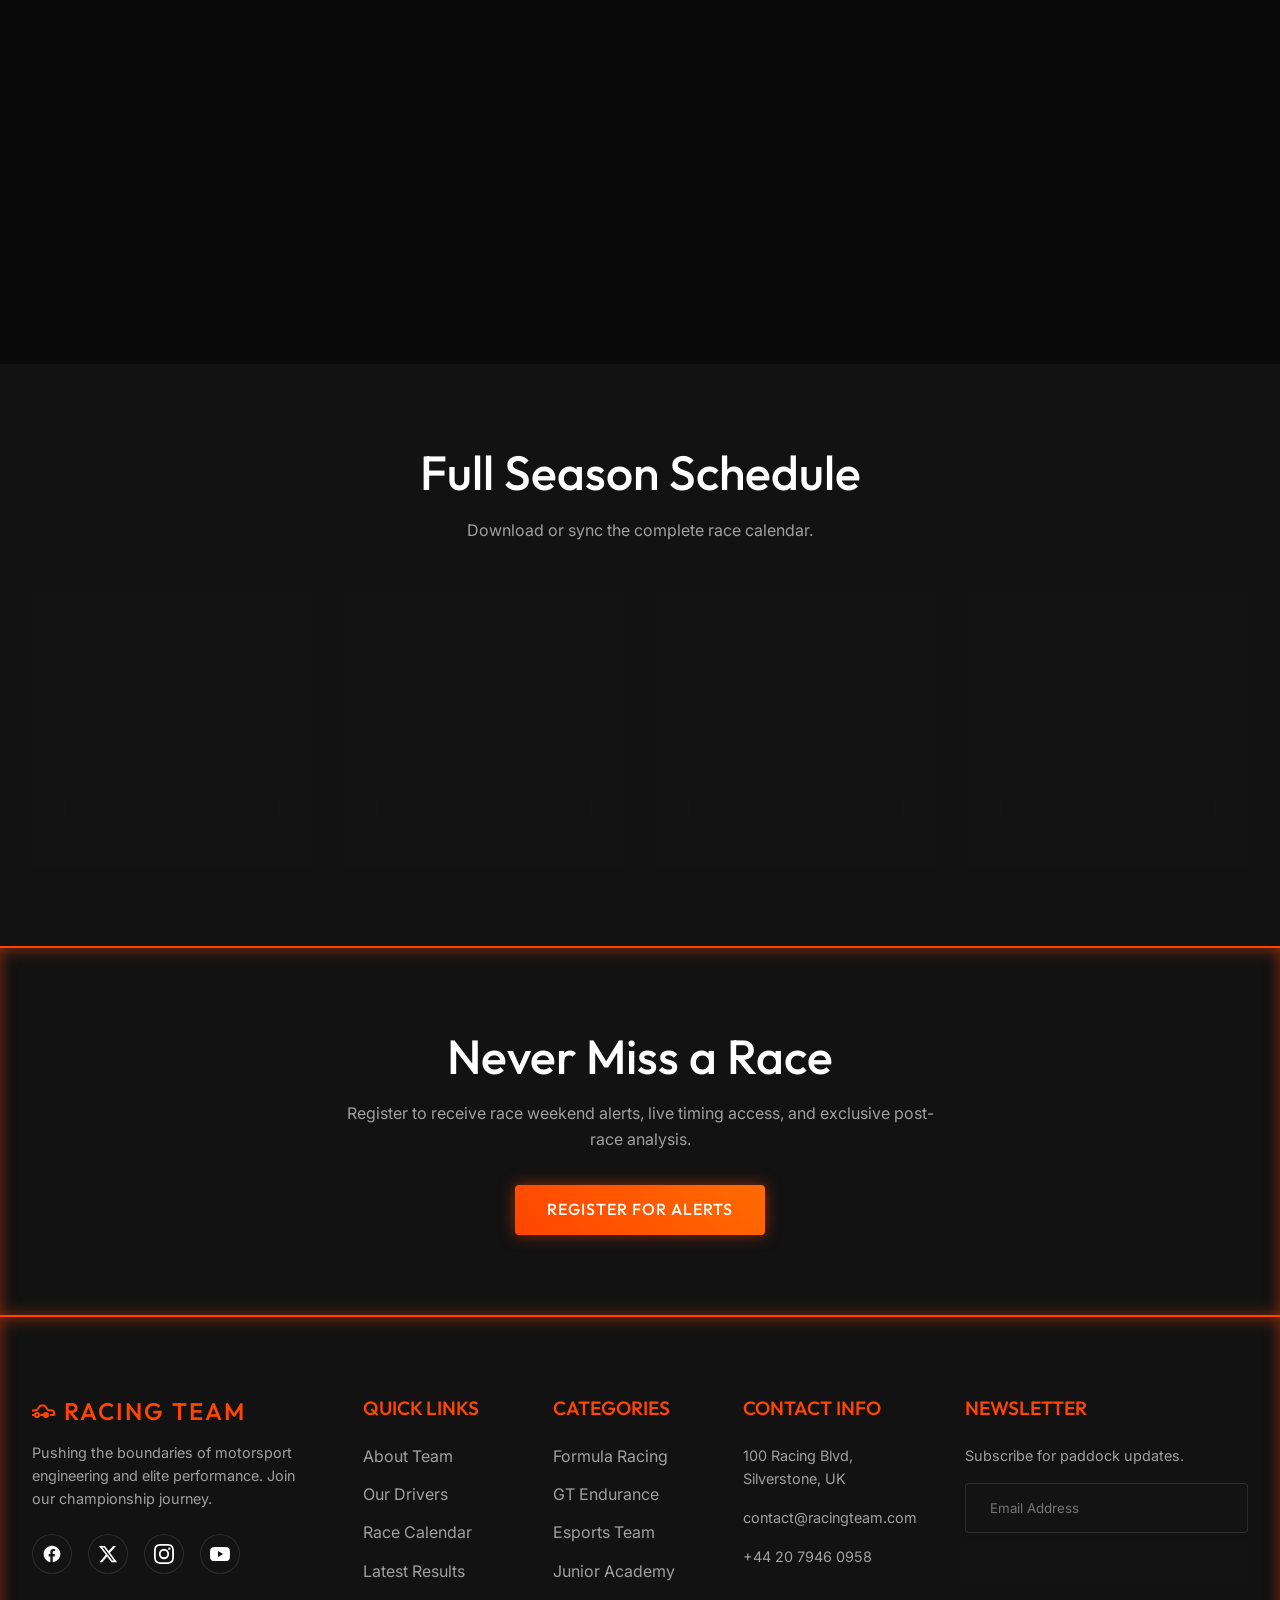
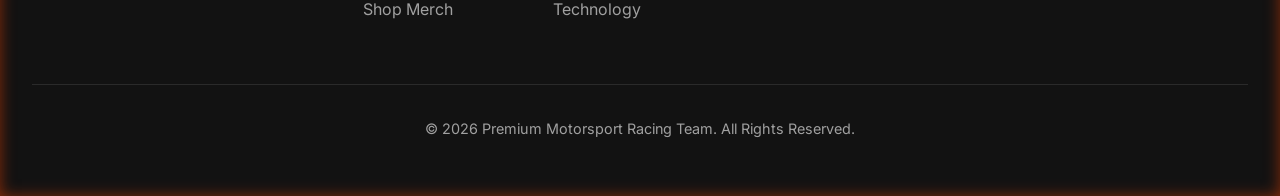
<file: calendar.html>
<!DOCTYPE html>
<html lang="en" data-theme="dark" dir="ltr">
<head>
  <meta charset="UTF-8">
  <meta name="viewport" content="width=device-width, initial-scale=1.0">
  <link rel="icon" type="image/svg+xml" href="assets/images/favicon.svg">
  <title>Race Calendar - Premium Motorsport Racing Team</title>
  <meta name="description" content="View the upcoming race schedule and championship calendar.">
  <link rel="stylesheet" href="assets/css/variables.css">
  <link rel="stylesheet" href="assets/css/global.css">
  <link rel="stylesheet" href="assets/css/components.css">
  <link rel="stylesheet" href="assets/css/animations.css">
  <style>
    .page-hero { height: 100vh; display: flex; align-items: center; justify-content: center; position: relative; background: url('https://images.unsplash.com/photo-1568605117036-5fe5e7bab0b7?q=80&w=2070&auto=format&fit=crop') center/cover no-repeat; }
    .page-hero::before { content: ''; position: absolute; top: 0; left: 0; width: 100%; height: 100%; background: linear-gradient(to bottom, rgba(10,10,10,0.8), rgba(10,10,10,1)); }
    .page-hero-content { position: relative; z-index: 2; text-align: center; }
    .page-hero-title { font-size: clamp(2.5rem, 5vw, 4.5rem); text-transform: uppercase; letter-spacing: 3px; margin-bottom: 1rem; animation: reveal 1s forwards; }
    /* Reusing Header and Footer from previous pages */
    .main-header { position: fixed; top: 0; left: 0; width: 100%; z-index: var(--z-nav); background: rgba(10, 10, 10, 0.4); backdrop-filter: blur(10px); -webkit-backdrop-filter: blur(10px); border-bottom: 1px solid var(--glass-border); transition: all var(--transition-normal); padding: 1.5rem 0; }
    .main-header.scrolled { padding: 0.8rem 0; background: rgba(10, 10, 10, 0.9); box-shadow: 0 4px 20px rgba(0,0,0,0.5); }
    .nav-container { display: flex; justify-content: space-between; align-items: center; max-width: var(--container-width); margin: 0 auto; padding: 0 var(--container-padding); }
    .logo { font-family: var(--font-heading); font-size: 1.8rem; font-weight: 550; color: var(--brand-orange); letter-spacing: 2px; text-transform: uppercase; }
    .nav-menu { display: flex; gap: 1rem; align-items: center; }
    .nav-link { font-family: var(--font-heading); font-size: 0.8rem; font-weight: 500; text-transform: uppercase; letter-spacing: 1px; position: relative; padding: 0.5rem 0; transition: var(--transition-fast);  }
    .nav-link::after { content: ''; position: absolute; bottom: 0; left: 0; width: 0%; height: 2px; background: var(--brand-orange); transition: width var(--transition-normal); box-shadow: 0 0 8px var(--brand-orange-glow); }
    .nav-link:hover::after, .nav-link.active::after { width: 100%; }
    .nav-link:hover { color: var(--brand-orange); }
    .nav-actions { display: flex; gap: 1rem; align-items: center; }
    .toggles-nav { display: flex; gap: 0.5rem; }
    .toggle-btn { background: transparent; border: 1px solid var(--border-color); color: var(--text-primary); width: 35px; height: 35px; border-radius: 50%; display: flex; align-items: center; justify-content: center; transition: var(--transition-fast);  }
    .toggle-btn:hover { border-color: var(--brand-orange); box-shadow: 0 0 10px var(--brand-orange-glow); }
    .hamburger { display: none; flex-direction: column; gap: 5px; background: none; border: none;  }
    .hamburger span { width: 25px; height: 2px; background: var(--text-primary); transition: var(--transition-fast); }
    @media (max-width: 1024px) {
      .nav-menu { position: fixed; top: 0; right: -100%; width: 300px; max-width: 100vw; height: 100vh; background: var(--bg-primary); flex-direction: column; justify-content: flex-start; padding-top: 60px; padding-bottom: 1rem; overflow-y: auto; transition: right var(--transition-normal); border-left: 1px solid var(--border-color); }
      [dir="rtl"] .nav-menu { right: auto; left: -100%; border-left: none; border-right: 1px solid var(--border-color); }
      .nav-menu.active { right: 0; }
      [dir="rtl"] .nav-menu.active { left: 0; }
      .hamburger { display: flex; z-index: var(--z-dropdown); margin-left: auto; }
      [dir="rtl"] .hamburger { margin-left: 0; margin-right: auto; }
      .hamburger.active span:nth-child(1) { transform: rotate(45deg) translate(5px, 5px); }
      .hamburger.active span:nth-child(2) { opacity: 0; }
      .hamburger.active span:nth-child(3) { transform: rotate(-45deg) translate(5px, -5px); }
      .nav-actions { display: none; }
      .mobile-nav-actions { display: flex !important; }
      .nav-menu { gap: 0.5rem !important; }
      .nav-link { padding: 0.25rem 0; font-size: 0.9rem; }
    }
    
    .main-footer { background: var(--bg-secondary); padding: 5rem 0 2rem; position: relative; }
    .footer-grid { display: grid; grid-template-columns: 2fr 1fr 1fr 1fr 2fr; gap: 3rem; margin-bottom: 3rem; }
    .footer-col h4 { color: var(--brand-orange); margin-bottom: 1.5rem; font-size: 1.2rem; text-transform: uppercase; }
    .footer-links li { margin-bottom: 0.8rem; }
    .footer-links a { color: var(--text-secondary); transition: var(--transition-fast); }
    .footer-links a:hover { color: var(--brand-orange); padding-left: 5px; }
    [dir="rtl"] .footer-links a:hover { padding-left: 0; padding-right: 5px; }
    .social-icons { display: flex; gap: 1rem; margin-top: 1.5rem; }
    .social-icon { width: 40px; height: 40px; background: var(--glass-bg); border: 1px solid var(--border-color); display: flex; align-items: center; justify-content: center; border-radius: 50%; transition: var(--transition-fast); }
    .social-icon:hover { border-color: var(--brand-orange); background: var(--brand-orange-glow); transform: translateY(-3px); }
    .footer-bottom { border-top: 1px solid var(--border-color); padding-top: 2rem; text-align: center; color: var(--text-secondary); font-size: 0.9rem; }
    @media (max-width: 1024px) { .footer-grid { grid-template-columns: 1fr 1fr; } .footer-col:last-child { grid-column: 1 / -1; text-align: center; } .footer-col:last-child form { margin: 0 auto; max-width: 400px; } }
    @media (max-width: 600px) { .footer-grid { grid-template-columns: 1fr; } }
  </style>
</head>
<body>

  <header class="main-header">
    <div class="nav-container">
      <a href="index.html" class="logo" style="display: flex; align-items: center; white-space: nowrap; margin-right: 1.5rem;">
        <svg width="24" height="24" viewBox="0 0 24 24" fill="none" stroke="var(--brand-orange)" stroke-width="2" stroke-linecap="round" stroke-linejoin="round" style="margin-right: 8px; vertical-align: text-bottom;">
          <path d="M14 16H9m10 0h3v-3.15a1 1 0 0 0-.84-.99L16 11l-2.7-3.6a2 2 0 0 0-1.6-.8H9.3a2 2 0 0 0-1.6.8L5 11l-5.16.86a1 1 0 0 0-.84.99V16h3m14 0a2 2 0 1 1-4 0 2 2 0 0 1 4 0zM7 16a2 2 0 1 1-4 0 2 2 0 0 1 4 0z"></path>
        </svg>
        RACING TEAM
      </a>
            <nav class="nav-menu" id="nav-menu">
        <div class="nav-item-dropdown" style="position: relative; display: inline-block;">
          <a href="#" class="nav-link" style="display: flex; align-items: center;">Home <span style="font-size: 0.7em; margin-left: 5px;">&#9660;</span></a>
          <div class="dropdown-content" style="display: none; position: absolute; background: rgba(10, 10, 10, 0.9); min-width: 150px; box-shadow: 0px 8px 16px 0px rgba(0,0,0,0.8); z-index: 1; border-radius: 4px; border: 1px solid var(--border-color); top: 100%; left: 0; flex-direction: column;">
            <a href="index.html" style="color: var(--text-primary); padding: 12px 16px; text-decoration: none; font-family: var(--font-heading); font-size: 0.85rem; text-transform: uppercase; letter-spacing: 1px; transition: 0.2s;">Home 1</a>
            <a href="home2.html" style="color: var(--text-primary); padding: 12px 16px; text-decoration: none; font-family: var(--font-heading); font-size: 0.85rem; text-transform: uppercase; letter-spacing: 1px; transition: 0.2s;">Home 2</a>
          </div>
        </div>
        <a href="about.html" class="nav-link">About</a>
        <a href="services.html" class="nav-link">Services</a>
        <a href="drivers.html" class="nav-link">Drivers</a>
        <a href="calendar.html" class="nav-link active">Race Calendar</a>
        <a href="results.html" class="nav-link">Results</a>
        <a href="merchandise.html" class="nav-link">Merchandise</a>
        <a href="contact.html" class="nav-link">Contact</a>
              <div class="mobile-nav-actions" style="display: none; flex-direction: column; gap: 0.5rem; padding: 0.5rem 2rem; margin-top: 0.5rem; border-top: 1px solid var(--border-color); width: 100%; align-items: center;">
          <div class="toggles-nav" style="justify-content: center; margin-bottom: 0.25rem; display: flex; gap: 0.5rem;">
            <button class="toggle-btn theme-toggle" title="Toggle Theme"><svg width="18" height="18" viewBox="0 0 24 24" fill="none" stroke="currentColor" stroke-width="2" stroke-linecap="round" stroke-linejoin="round"><path d="M21 12.79A9 9 0 1 1 11.21 3 7 7 0 0 0 21 12.79z"></path></svg></button>
            <button class="toggle-btn rtl-toggle" title="Toggle RTL"><svg width="18" height="18" viewBox="0 0 24 24" fill="none" stroke="currentColor" stroke-width="2" stroke-linecap="round" stroke-linejoin="round"><path d="M8 3L4 7l4 4"/><path d="M4 7h16"/><path d="M16 21l4-4-4-4"/><path d="M20 17H4"/></svg></button>
          </div>
          <a href="register.html" class="btn btn-primary" style="text-align: center; width: 100%; height: 40px; line-height: 40px; padding: 0;">Join The Team</a>
          <a href="sponsors.html" class="btn btn-secondary" style="text-align: center; width: 100%; height: 40px; line-height: 40px; padding: 0;">Become Sponsor</a>
        </div>
      </nav>
      <style>
        .nav-item-dropdown:hover .dropdown-content { display: flex !important; }
        .dropdown-content a:hover { color: var(--brand-orange) !important; }
        @media (min-width: 1025px) {
          .nav-menu { display: flex; align-items: center; white-space: nowrap; margin-right: 2.5rem; }
        }
      </style>
      <div class="nav-actions">
        <div class="toggles-nav">
          <button class="toggle-btn theme-toggle" title="Toggle Theme"><svg width="18" height="18" viewBox="0 0 24 24" fill="none" stroke="currentColor" stroke-width="2" stroke-linecap="round" stroke-linejoin="round"><path d="M21 12.79A9 9 0 1 1 11.21 3 7 7 0 0 0 21 12.79z"></path></svg></button>
          <button class="toggle-btn rtl-toggle" title="Toggle RTL"><svg width="18" height="18" viewBox="0 0 24 24" fill="none" stroke="currentColor" stroke-width="2" stroke-linecap="round" stroke-linejoin="round"><path d="M8 3L4 7l4 4"/><path d="M4 7h16"/><path d="M16 21l4-4-4-4"/><path d="M20 17H4"/></svg></button>
        </div>
        <a href="register.html" class="btn btn-primary" style="height: 40px; padding: 0 1rem; font-size: 0.8rem; white-space: nowrap;">Join The Team</a>
        <a href="sponsors.html" class="btn btn-secondary" style="height: 40px; padding: 0 1rem; font-size: 0.8rem; white-space: nowrap;">Become Sponsor</a>
      </div>
      <button class="hamburger" id="hamburger"><span></span><span></span><span></span></button>
    </div>
  </header>

  <!-- 1. Calendar Hero -->
  <section class="page-hero" style="background-image: url('assets/images/calendar-hero.png'); background-size: cover; background-position: center; background-repeat: no-repeat;">
    <div class="speed-lines"></div>
    <div class="page-hero-content">
      <h1 class="page-hero-title">Race Calendar</h1>
      <p style="color: var(--brand-orange); letter-spacing: 2px; text-transform: uppercase;">Follow The Global Championship Tour</p>
    </div>
  </section>

  <!-- 2. Upcoming Events -->
  <section class="reveal">
    <div class="container">
      <h2 style="text-align: center; margin-bottom: 1rem;">Upcoming Events</h2>
      <p style="text-align: center; max-width: 600px; margin: 0 auto;">Next stops on our relentless pursuit of victory.</p>
      
      <div class="grid-4">
        <div class="glass-card" style="padding: 0; overflow: hidden; display: flex; flex-direction: column; text-align: center;">
          <img src="assets/images/Japanese Grand Prix.png" alt="Japanese Grand Prix" style="width: 100%; height: 200px; object-fit: cover; object-position: center; border-radius: 12px 12px 0 0; margin: 0;">
          <div style="padding: 1.5rem; display: flex; flex-direction: column; flex-grow: 1;">
            <div style="font-size: 0.9rem; color: var(--brand-orange); font-weight: 550; margin-bottom: 10px;">Oct 12 - 14, 2026</div>
            <h3 style="margin-bottom: 0.5rem;">Japanese Grand Prix</h3>
            <p style="margin-bottom: 1rem;">Suzuka International Racing Course</p>
            <a href="#" class="btn btn-secondary" style="margin-top: auto; padding: 0.5rem; font-size: 0.8rem; width: 100%;">Buy Tickets</a>
          </div>
        </div>
        <div class="glass-card" style="padding: 0; overflow: hidden; display: flex; flex-direction: column; text-align: center;">
          <img src="assets/images/United States Grand Prix.png" alt="United States Grand Prix" style="width: 100%; height: 200px; object-fit: cover; object-position: center; border-radius: 12px 12px 0 0; margin: 0;">
          <div style="padding: 1.5rem; display: flex; flex-direction: column; flex-grow: 1;">
            <div style="font-size: 0.9rem; color: var(--brand-orange); font-weight: 550; margin-bottom: 10px;">Oct 26 - 28, 2026</div>
            <h3 style="margin-bottom: 0.5rem;">United States Grand Prix</h3>
            <p style="margin-bottom: 1rem;">Circuit of the Americas, Austin</p>
            <a href="#" class="btn btn-secondary" style="margin-top: auto; padding: 0.5rem; font-size: 0.8rem; width: 100%;">Buy Tickets</a>
          </div>
        </div>
        <div class="glass-card" style="padding: 0; overflow: hidden; display: flex; flex-direction: column; text-align: center;">
          <img src="assets/images/São Paulo Grand Prix.png" alt="São Paulo Grand Prix" style="width: 100%; height: 200px; object-fit: cover; object-position: center; border-radius: 12px 12px 0 0; margin: 0;">
          <div style="padding: 1.5rem; display: flex; flex-direction: column; flex-grow: 1;">
            <div style="font-size: 0.9rem; color: var(--brand-orange); font-weight: 550; margin-bottom: 10px;">Nov 09 - 11, 2026</div>
            <h3 style="margin-bottom: 0.5rem;">São Paulo Grand Prix</h3>
            <p style="margin-bottom: 1rem;">Autódromo José Carlos Pace</p>
            <a href="#" class="btn btn-secondary" style="margin-top: auto; padding: 0.5rem; font-size: 0.8rem; width: 100%;">Buy Tickets</a>
          </div>
        </div>
        <div class="glass-card" style="padding: 0; overflow: hidden; display: flex; flex-direction: column; text-align: center;">
          <img src="assets/images/Abu Dhabi Grand Prix.png" alt="Abu Dhabi Grand Prix" style="width: 100%; height: 200px; object-fit: cover; object-position: center; border-radius: 12px 12px 0 0; margin: 0;">
          <div style="padding: 1.5rem; display: flex; flex-direction: column; flex-grow: 1;">
            <div style="font-size: 0.9rem; color: var(--brand-orange); font-weight: 550; margin-bottom: 10px;">Nov 23 - 25, 2026</div>
            <h3 style="margin-bottom: 0.5rem;">Abu Dhabi Grand Prix</h3>
            <p style="margin-bottom: 1rem;">Yas Marina Circuit</p>
            <a href="#" class="btn btn-secondary" style="margin-top: auto; padding: 0.5rem; font-size: 0.8rem; width: 100%;">Buy Tickets</a>
          </div>
        </div>
      </div>
    </div>
  </section>

  <!-- 3. Parallax 3D World Map -->
  <section class="reveal" style="background: var(--bg-secondary); overflow: hidden;">
    <div class="container">
      <h2 style="text-align: center; margin-bottom: 1rem;">Global Reach</h2>
      <p style="text-align: center; max-width: 600px; margin: 0 auto 3rem;">Explore our worldwide race locations.</p>
      
      <style>
        .map-container {
          position: relative;
          width: 100%;
          height: 500px;
          perspective: 1500px;
          display: flex;
          justify-content: center;
          align-items: center;
        }
        .map-3d {
          position: relative;
          width: 80%;
          height: 400px;
          background: url('https://images.unsplash.com/photo-1524661135-423995f22d0b?q=80&w=1000&auto=format&fit=crop') center/cover;
          border-radius: 20px;
          transform-style: preserve-3d;
          transform: rotateX(40deg) rotateZ(-10deg);
          box-shadow: 0 30px 50px rgba(0,0,0,0.8);
          transition: transform 1s ease;
        }
        .map-container:hover .map-3d {
          transform: rotateX(30deg) rotateZ(0deg);
        }
        .map-3d::after {
          content: '';
          position: absolute;
          inset: 0;
          background: var(--glass-bg);
          border-radius: 20px;
          border: 1px solid var(--brand-orange);
        }
        .map-pin {
          position: absolute;
          width: 20px;
          height: 20px;
          background: var(--brand-orange);
          border-radius: 50%;
          transform: translateZ(50px);
          box-shadow: 0 0 15px var(--brand-orange-glow);
          cursor: pointer;
          transition: all 0.3s ease;
          z-index: 2;
        }
        .map-pin::before {
          content: '';
          position: absolute;
          top: 50%; left: 50%;
          transform: translate(-50%, -50%);
          width: 10px; height: 10px;
          background: #fff;
          border-radius: 50%;
        }
        .map-pin:hover {
          transform: translateZ(80px) scale(1.5);
        }
        .pin-info {
          position: absolute;
          bottom: 30px;
          left: 50%;
          transform: translateX(-50%);
          background: rgba(10,10,10,0.9);
          border: 1px solid var(--brand-orange);
          padding: 10px 15px;
          border-radius: 8px;
          width: max-content;
          opacity: 0;
          pointer-events: none;
          transition: opacity 0.3s ease;
          color: var(--text-primary);
          font-family: var(--font-heading);
        }
        .map-pin:hover .pin-info {
          opacity: 1;
        }
        .pin-1 { top: 30%; left: 20%; }
        .pin-2 { top: 50%; left: 50%; }
        .pin-3 { top: 40%; left: 75%; }
        @media (max-width: 768px) {
          .map-3d { width: 95%; height: 300px; }
        }
      </style>

      <div class="map-container">
        <div class="map-3d">
          <div class="map-pin pin-1">
            <div class="pin-info">Americas<br><span style="font-size: 0.8rem; color:var(--text-secondary);">3 Rounds</span></div>
          </div>
          <div class="map-pin pin-2">
            <div class="pin-info">Europe<br><span style="font-size: 0.8rem; color:var(--text-secondary);">10 Rounds</span></div>
          </div>
          <div class="map-pin pin-3">
            <div class="pin-info">Asia<br><span style="font-size: 0.8rem; color:var(--text-secondary);">5 Rounds</span></div>
          </div>
        </div>
      </div>
    </div>
  </section>

  <!-- 4. Perspective Track Layouts -->
  <section class="reveal">
    <div class="container">
      <h2 style="text-align: center; margin-bottom: 1rem;">Circuit Architectures</h2>
      <p style="text-align: center; max-width: 600px; margin: 0 auto 3rem;">Analyze the defining characteristics of upcoming circuits.</p>
      
      <style>
        .track-grid {
          display: grid;
          grid-template-columns: 1fr 1fr;
          gap: 3rem;
          perspective: 1200px;
        }
        .track-card {
          position: relative;
          background: rgba(255,255,255,0.02);
          border: 1px solid rgba(255,255,255,0.1);
          border-radius: 16px;
          padding: 2rem;
          height: 350px;
          transform-style: preserve-3d;
          transition: transform 0.6s ease;
          display: flex;
          flex-direction: column;
          align-items: center;
          cursor: pointer;
        }
        .track-card:hover {
          transform: rotateY(15deg) rotateX(10deg);
          border-color: var(--brand-orange);
          box-shadow: 0 10px 30px rgba(0,0,0,0.5);
        }
        .track-svg {
          width: 80%;
          height: 150px;
          margin: auto;
          transform: translateZ(30px);
          filter: drop-shadow(0 0 10px var(--brand-orange-glow));
          transition: transform 0.5s ease;
        }
        .track-card:hover .track-svg {
          transform: translateZ(80px) scale(1.1);
        }
        .track-data {
          transform: translateZ(50px);
          text-align: center;
          margin-top: 1rem;
        }
        .track-data h3 { margin: 0 0 0.5rem; color: var(--brand-orange); }
        .track-stat { position: absolute; font-family: monospace; font-size: 0.8rem; color: var(--text-primary); background: rgba(255,69,0,0.8); padding: 2px 6px; border-radius: 4px; opacity: 0; transition: opacity 0.3s; transform: translateZ(100px); }
        .track-card:hover .track-stat { opacity: 1; }
        @media (max-width: 767px) { .track-grid { grid-template-columns: 1fr; } }
      </style>

      <div class="track-grid">
        <div class="track-card">
          <svg class="track-svg" viewBox="0 0 100 50" stroke="var(--brand-orange)" stroke-width="2" stroke-linecap="round" stroke-linejoin="round" fill="none">
            <path d="M10,25 C10,10 40,10 50,25 C60,40 90,40 90,25 C90,10 60,10 50,25 C40,40 10,40 10,25 Z" />
          </svg>
          <div class="track-stat" style="top: 30%; left: 20%;">Sector 1: 22.4s</div>
          <div class="track-stat" style="bottom: 30%; right: 20%;">Sector 2: 30.1s</div>
          <div class="track-data">
            <h3>Suzuka Circuit</h3>
            <p style="font-size: 0.9rem; color: #aaa;">High speed, technical figure-8.</p>
          </div>
        </div>
        <div class="track-card">
          <svg class="track-svg" viewBox="0 0 100 50" stroke="var(--brand-orange)" stroke-width="2" stroke-linecap="round" stroke-linejoin="round" fill="none">
            <path d="M20,40 L20,10 L80,10 C90,10 90,40 80,40 Z" />
          </svg>
          <div class="track-stat" style="top: 20%; left: 40%;">Sector 1: 28.9s</div>
          <div class="track-stat" style="bottom: 20%; right: 30%;">Sector 2: 25.2s</div>
          <div class="track-data">
            <h3>Monza Circuit</h3>
            <p style="font-size: 0.9rem; color: #aaa;">The temple of speed.</p>
          </div>
        </div>
        <div class="track-card">
          <svg class="track-svg" viewBox="0 0 100 50" stroke="var(--brand-orange)" stroke-width="2" stroke-linecap="round" stroke-linejoin="round" fill="none">
            <path d="M15,25 C15,5 35,5 50,15 C65,25 85,15 85,35 C85,45 65,45 50,35 C35,25 15,45 15,25 Z" />
          </svg>
          <div class="track-stat" style="top: 20%; left: 30%;">Sector 1: 27.4s</div>
          <div class="track-stat" style="bottom: 10%; right: 40%;">Sector 2: 32.8s</div>
          <div class="track-data">
            <h3>Spa-Francorchamps</h3>
            <p style="font-size: 0.9rem; color: #aaa;">Longest track, huge elevation changes.</p>
          </div>
        </div>
        <div class="track-card">
          <svg class="track-svg" viewBox="0 0 100 50" stroke="var(--brand-orange)" stroke-width="2" stroke-linecap="round" stroke-linejoin="round" fill="none">
            <path d="M10,25 L30,10 L70,10 L90,25 L70,40 L30,40 Z" />
          </svg>
          <div class="track-stat" style="top: 25%; left: 25%;">Sector 1: 24.1s</div>
          <div class="track-stat" style="bottom: 25%; right: 25%;">Sector 2: 26.5s</div>
          <div class="track-data">
            <h3>Silverstone Circuit</h3>
            <p style="font-size: 0.9rem; color: #aaa;">Fast, flowing, historic.</p>
          </div>
        </div>
      </div>
    </div>
  </section>

  <!-- 5. Championship Schedule -->
  <section class="reveal" style="background: var(--bg-secondary);">
    <div class="container">
      <h2 style="text-align: center; margin-bottom: 1rem;">Full Season Schedule</h2>
      <p style="text-align: center; max-width: 600px; margin: 0 auto;">Download or sync the complete race calendar.</p>
      
      <div class="grid-4">
        <div class="glass-card" style="text-align: center; justify-content: center; display: flex; flex-direction: column; align-items: center;">
          <div style="color: var(--brand-orange); margin-bottom: 0.5rem; display: flex; justify-content: center;">
            <svg viewBox="0 0 384 512" width="48" height="48" fill="currentColor"><path d="M318.7 268.7c-.2-36.7 16.4-64.4 50-84.8-18.8-26.9-47.2-41.7-84.7-44.6-35.5-2.8-74.3 20.7-88.5 20.7-15 0-49.4-19.7-76.4-19.7C63.3 141.2 4 184.8 4 273.5q0 39.3 14.4 81.2c12.8 36.7 59 126.7 107.2 125.2 25.2-.6 43-17.9 75.8-17.9 31.8 0 48.3 17.9 76.4 17.9 48.6-.7 90.4-82.5 102.6-119.3-65.2-30.7-61.7-90-61.7-91.9zm-56.6-164.2c27.3-32.4 24.8-61.9 24-72.5-24.1 1.4-52 16.4-67.9 34.9-17.5 19.8-27.8 44.3-25.6 71.9 26.1 2 49.9-11.4 69.5-34.3z"/></svg>
          </div>
          <h3 style="margin: 0;">Sync to Apple</h3>
          <a href="#" class="btn btn-secondary" style="width: 100%; margin-top: 1rem;">Sync Calendar</a>
        </div>
        <div class="glass-card" style="text-align: center; justify-content: center; display: flex; flex-direction: column; align-items: center;">
          <div style="color: var(--brand-orange); margin-bottom: 0.5rem; display: flex; justify-content: center;">
            <svg viewBox="0 0 488 512" width="48" height="48" fill="currentColor"><path d="M488 261.8C488 403.3 391.1 504 248 504 110.8 504 0 393.2 0 256S110.8 8 248 8c66.8 0 123 24.5 166.3 64.9l-67.5 64.9C258.5 52.6 94.3 116.6 94.3 256c0 86.5 69.1 156.6 153.7 156.6 98.2 0 135-70.4 140.8-106.9H248v-85.3h236.1c2.3 12.7 3.9 24.9 3.9 41.4z"/></svg>
          </div>
          <h3 style="margin: 0;">Sync to Google</h3>
          <a href="#" class="btn btn-secondary" style="width: 100%; margin-top: 1rem;">Sync Calendar</a>
        </div>
        <div class="glass-card" style="text-align: center; justify-content: center; display: flex; flex-direction: column; align-items: center;">
          <div style="color: var(--brand-orange); margin-bottom: 0.5rem; display: flex; justify-content: center;">
            <svg viewBox="0 0 448 512" width="48" height="48" fill="currentColor"><path d="M0 32h214.6v214.6H0V32zm233.4 0H448v214.6H233.4V32zM0 265.4h214.6V480H0V265.4zm233.4 0H448V480H233.4V265.4z"/></svg>
          </div>
          <h3 style="margin: 0;">Sync to Outlook</h3>
          <a href="#" class="btn btn-secondary" style="width: 100%; margin-top: 1rem;">Sync Calendar</a>
        </div>
        <div class="glass-card" style="text-align: center; justify-content: center; display: flex; flex-direction: column; align-items: center;">
          <div style="color: var(--brand-orange); margin-bottom: 0.5rem; display: flex; justify-content: center;">
            <svg viewBox="0 0 512 512" width="48" height="48" fill="currentColor"><path d="M384 320c-17.67 0-32 14.33-32 32v96H64V64h224v128c0 17.67 14.33 32 32 32h128v56c0 17.67 14.33 32 32 32s32-14.33 32-32V160c0-8.836-3.531-17.33-9.828-23.59l-144-144C345.8 4.125 337.3 0 328.5 0H48C21.49 0 0 21.49 0 48v416c0 26.51 21.49 48 48 48h352c26.51 0 48-21.49 48-48V352C416 334.3 401.7 320 384 320zM368 456c0 4.418-3.582 8-8 8H88c-4.418 0-8-3.582-8-8V56c0-4.418 3.582-8 8-8h200v112c0 8.836 7.164 16 16 16h112V456z"/></svg>
          </div>
          <h3 style="margin: 0;">Download PDF</h3>
          <a href="#" class="btn btn-secondary" style="width: 100%; margin-top: 1rem;">Download</a>
        </div>
      </div>
    </div>
  </section>

  <!-- 6. Registration CTA -->
  <section class="reveal neon-border-top" style="background: var(--bg-secondary); position: relative;">
    <div class="container" style="position: relative; z-index: 2; text-align: center;">
      <h2>Never Miss a Race</h2>
      <p style="max-width: 600px; margin: 0 auto 2rem; color: var(--text-secondary);">Register to receive race weekend alerts, live timing access, and exclusive post-race analysis.</p>
      <a href="register.html" class="btn btn-primary">Register For Alerts</a>
    </div>
  </section>

  <footer class="main-footer neon-border-top">
    <div class="container">
      <div class="footer-grid">
        <div class="footer-col">
          <h4 style="font-size: 1.5rem; letter-spacing: 2px; display: flex; align-items: center; margin-bottom: 1rem;">
            <svg width="24" height="24" viewBox="0 0 24 24" fill="none" stroke="var(--brand-orange)" stroke-width="2" stroke-linecap="round" stroke-linejoin="round" style="margin-right: 8px; vertical-align: text-bottom;">
          <path d="M14 16H9m10 0h3v-3.15a1 1 0 0 0-.84-.99L16 11l-2.7-3.6a2 2 0 0 0-1.6-.8H9.3a2 2 0 0 0-1.6.8L5 11l-5.16.86a1 1 0 0 0-.84.99V16h3m14 0a2 2 0 1 1-4 0 2 2 0 0 1 4 0zM7 16a2 2 0 1 1-4 0 2 2 0 0 1 4 0z"></path>
        </svg>
            RACING TEAM
          </h4>
          <p style="font-size: 0.9rem; color: var(--text-secondary);">Pushing the boundaries of motorsport engineering and elite performance. Join our championship journey.</p>
          <div class="social-icons">
            <a href="#" class="social-icon" aria-label="Facebook">
              <svg width="20" height="20" viewBox="0 0 24 24" fill="currentColor"><path d="M22 12c0-5.52-4.48-10-10-10S2 6.48 2 12c0 4.84 3.44 8.87 8 9.8V15H8v-3h2V9.5C10 7.57 11.57 6 13.5 6c1.05 0 2.15.19 2.15.19V8.5h-1.21c-1.19 0-1.56.74-1.56 1.5V12h2.73l-.44 3h-2.29v6.8C18.56 20.87 22 16.84 22 12z"/></svg>
            </a>
            <a href="#" class="social-icon" aria-label="Twitter">
              <svg width="20" height="20" viewBox="0 0 24 24" fill="currentColor"><path d="M18.244 2.25h3.308l-7.227 8.26 8.502 11.24H16.17l-5.214-6.817L4.99 21.75H1.68l7.73-8.835L1.254 2.25H8.08l4.713 6.231zm-1.161 17.52h1.833L7.084 4.126H5.117z"/></svg>
            </a>
            <a href="#" class="social-icon" aria-label="Instagram">
              <svg width="20" height="20" viewBox="0 0 24 24" fill="currentColor"><path d="M12 2.163c3.204 0 3.584.012 4.85.07 3.252.148 4.771 1.691 4.919 4.919.058 1.265.069 1.645.069 4.849 0 3.205-.012 3.584-.069 4.849-.149 3.225-1.664 4.771-4.919 4.919-1.266.058-1.644.07-4.85.07-3.204 0-3.584-.012-4.849-.07-3.26-.149-4.771-1.699-4.919-4.92-.058-1.265-.07-1.644-.07-4.849 0-3.204.013-3.583.07-4.849.149-3.227 1.664-4.771 4.919-4.919 1.266-.057 1.645-.069 4.849-.069zM12 0C8.741 0 8.333.014 7.053.072 2.695.272.273 2.69.073 7.052.014 8.333 0 8.741 0 12c0 3.259.014 3.668.072 4.948.2 4.358 2.618 6.78 6.98 6.98C8.333 23.986 8.741 24 12 24c3.259 0 3.668-.014 4.948-.072 4.354-.2 6.782-2.618 6.979-6.98.059-1.28.073-1.689.073-4.948 0-3.259-.014-3.667-.072-4.947-.196-4.354-2.617-6.78-6.979-6.98C15.668.014 15.259 0 12 0zm0 5.838a6.162 6.162 0 100 12.324 6.162 6.162 0 000-12.324zM12 16a4 4 0 110-8 4 4 0 010 8zm6.406-11.845a1.44 1.44 0 100 2.881 1.44 1.44 0 000-2.881z"/></svg>
            </a>
            <a href="#" class="social-icon" aria-label="YouTube">
              <svg width="20" height="20" viewBox="0 0 24 24" fill="currentColor"><path d="M23.498 6.186a3.016 3.016 0 0 0-2.122-2.136C19.505 3.5 12 3.5 12 3.5s-7.505 0-9.377.55a3.016 3.016 0 0 0-2.122 2.136C0 8.07 0 12 0 12s0 3.93.502 5.814a3.016 3.016 0 0 0 2.122 2.136c1.871.55 9.376.55 9.376.55s7.505 0 9.377-.55a3.016 3.016 0 0 0 2.122-2.136C24 15.93 24 12 24 12s0-3.93-.502-5.814zM9.545 15.568V8.432L15.818 12l-6.273 3.568z"/></svg>
            </a>
          </div>
        </div>
        <div class="footer-col">
          <h4>Quick Links</h4>
          <ul class="footer-links">
            <li><a href="about.html">About Team</a></li>
            <li><a href="drivers.html">Our Drivers</a></li>
            <li><a href="calendar.html">Race Calendar</a></li>
            <li><a href="results.html">Latest Results</a></li>
            <li><a href="merchandise.html">Shop Merch</a></li>
          </ul>
        </div>
        <div class="footer-col">
          <h4>Categories</h4>
          <ul class="footer-links">
            <li><a href="#">Formula Racing</a></li>
            <li><a href="#">GT Endurance</a></li>
            <li><a href="#">Esports Team</a></li>
            <li><a href="#">Junior Academy</a></li>
            <li><a href="#">Technology</a></li>
          </ul>
        </div>
        <div class="footer-col">
          <h4>Contact Info</h4>
          <ul class="footer-links" style="color: var(--text-secondary); font-size: 0.9rem;">
            <li style="margin-bottom: 1rem;">100 Racing Blvd, Silverstone, UK</li>
            <li style="margin-bottom: 1rem;">contact@racingteam.com</li>
            <li style="margin-bottom: 1rem;">+44 20 7946 0958</li>
          </ul>
        </div>
        <div class="footer-col">
          <h4>Newsletter</h4>
          <p style="font-size: 0.9rem; color: var(--text-secondary); margin-bottom: 1rem;">Subscribe for paddock updates.</p>
          <form style="display: flex; flex-direction: column; gap: 10px;">
            <input type="email" class="form-control" placeholder="Email Address" required>
            <button type="submit" class="btn btn-secondary" style="height: 40px; font-size: 0.8rem;">Sign Up</button>
          </form>
        </div>
      </div>
      <div class="footer-bottom">
        <p>&copy; 2026 Premium Motorsport Racing Team. All Rights Reserved.</p>
      </div>
    </div>
  </footer>

  <script src="assets/js/main.js"></script>
  <script src="assets/js/animations.js"></script>
  <button id="backToTop" class="back-to-top" title="Back to Top">
    <svg width="24" height="24" viewBox="0 0 24 24" fill="none" stroke="currentColor" stroke-width="2" stroke-linecap="round" stroke-linejoin="round">
      <path d="M18 15l-6-6-6 6"/>
    </svg>
  </button>
</body>
</html>
</file>
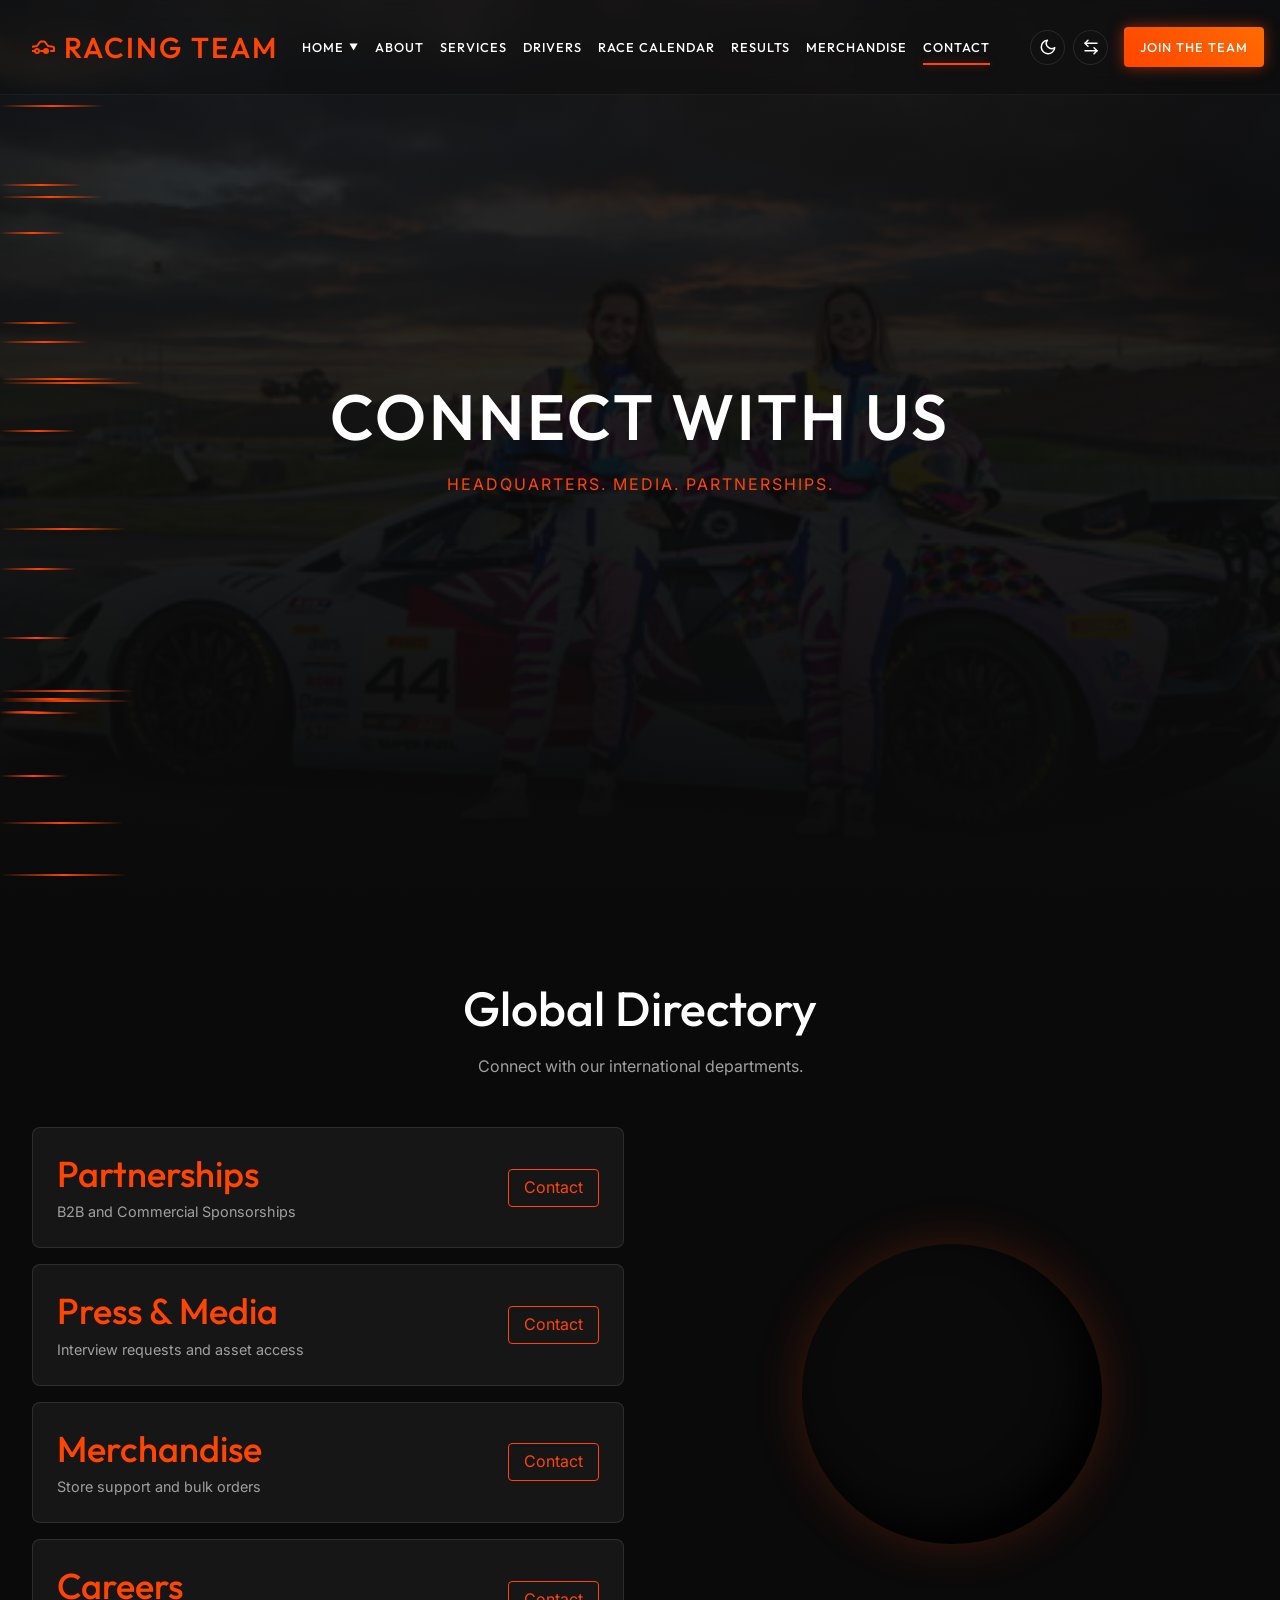
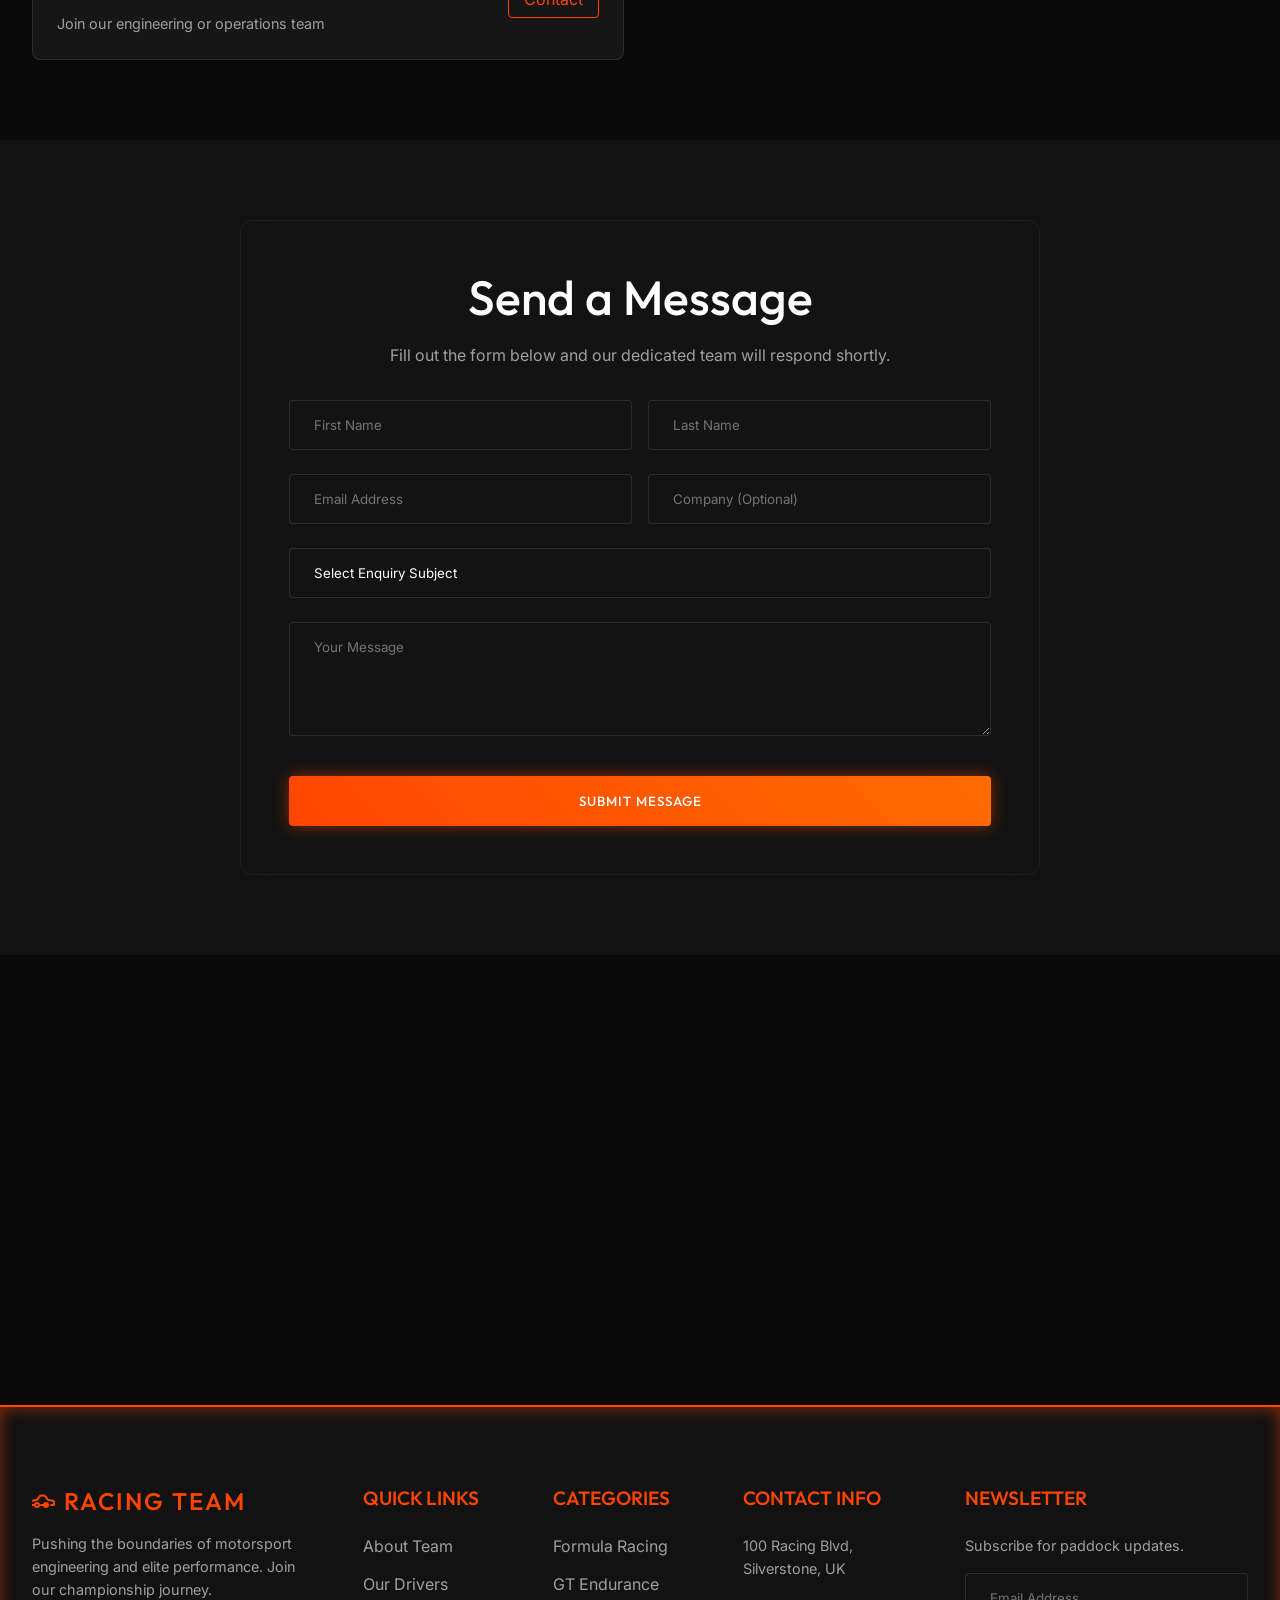
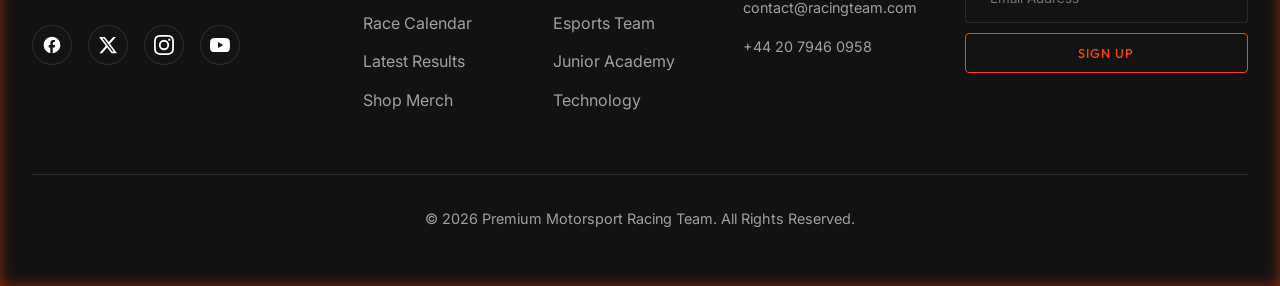
<file: contact.html>
<!DOCTYPE html>
<html lang="en" data-theme="dark" dir="ltr">
<head>
  <meta charset="UTF-8">
  <meta name="viewport" content="width=device-width, initial-scale=1.0">
  <link rel="icon" type="image/svg+xml" href="assets/images/favicon.svg">
  <title>Contact Us - Premium Motorsport Racing Team</title>
  <meta name="description" content="Get in touch with the team for partnerships, media inquiries, or support.">
  <link rel="stylesheet" href="assets/css/variables.css">
  <link rel="stylesheet" href="assets/css/global.css">
  <link rel="stylesheet" href="assets/css/components.css">
  <link rel="stylesheet" href="assets/css/animations.css">
  <style>
    .page-hero { height: 100vh; display: flex; align-items: center; justify-content: center; position: relative; background: url('https://images.unsplash.com/photo-1542385151-efd9000785a0?q=80&w=2070&auto=format&fit=crop') center/cover no-repeat; }
    .page-hero::before { content: ''; position: absolute; top: 0; left: 0; width: 100%; height: 100%; background: linear-gradient(to bottom, rgba(10,10,10,0.8), rgba(10,10,10,1)); }
    .page-hero-content { position: relative; z-index: 2; text-align: center; }
    .page-hero-title { font-size: clamp(2.5rem, 5vw, 4.5rem); text-transform: uppercase; letter-spacing: 3px; margin-bottom: 1rem; animation: reveal 1s forwards; }
    
    .main-header { position: fixed; top: 0; left: 0; width: 100%; z-index: var(--z-nav); background: rgba(10, 10, 10, 0.4); backdrop-filter: blur(10px); -webkit-backdrop-filter: blur(10px); border-bottom: 1px solid var(--glass-border); transition: all var(--transition-normal); padding: 1.5rem 0; }
    .main-header.scrolled { padding: 0.8rem 0; background: rgba(10, 10, 10, 0.9); box-shadow: 0 4px 20px rgba(0,0,0,0.5); }
    .nav-container { display: flex; justify-content: space-between; align-items: center; max-width: var(--container-width); margin: 0 auto; padding: 0 var(--container-padding); }
    .logo { font-family: var(--font-heading); font-size: 1.8rem; font-weight: 550; color: var(--brand-orange); letter-spacing: 2px; text-transform: uppercase; }
    .nav-menu { display: flex; gap: 1rem; align-items: center; }
    .nav-link { font-family: var(--font-heading); font-size: 0.8rem; font-weight: 500; text-transform: uppercase; letter-spacing: 1px; position: relative; padding: 0.5rem 0; transition: var(--transition-fast);  }
    .nav-link::after { content: ''; position: absolute; bottom: 0; left: 0; width: 0%; height: 2px; background: var(--brand-orange); transition: width var(--transition-normal); box-shadow: 0 0 8px var(--brand-orange-glow); }
    .nav-link:hover::after, .nav-link.active::after { width: 100%; }
    .nav-link:hover { color: var(--brand-orange); }
    .nav-actions { display: flex; gap: 1rem; align-items: center; }
    .toggles-nav { display: flex; gap: 0.5rem; }
    .toggle-btn { background: transparent; border: 1px solid var(--border-color); color: var(--text-primary); width: 35px; height: 35px; border-radius: 50%; display: flex; align-items: center; justify-content: center; transition: var(--transition-fast);  }
    .toggle-btn:hover { border-color: var(--brand-orange); box-shadow: 0 0 10px var(--brand-orange-glow); }
    .hamburger { display: none; flex-direction: column; gap: 5px; background: none; border: none;  }
    .hamburger span { width: 25px; height: 2px; background: var(--text-primary); transition: var(--transition-fast); }
    @media (max-width: 1024px) {
      .nav-menu { position: fixed; top: 0; right: -100%; width: 300px; max-width: 100vw; height: 100vh; background: var(--bg-primary); flex-direction: column; justify-content: flex-start; padding-top: 60px; padding-bottom: 1rem; overflow-y: auto; transition: right var(--transition-normal); border-left: 1px solid var(--border-color); }
      [dir="rtl"] .nav-menu { right: auto; left: -100%; border-left: none; border-right: 1px solid var(--border-color); }
      .nav-menu.active { right: 0; }
      [dir="rtl"] .nav-menu.active { left: 0; }
      .hamburger { display: flex; z-index: var(--z-dropdown); margin-left: auto; }
      [dir="rtl"] .hamburger { margin-left: 0; margin-right: auto; }
      .hamburger.active span:nth-child(1) { transform: rotate(45deg) translate(5px, 5px); }
      .hamburger.active span:nth-child(2) { opacity: 0; }
      .hamburger.active span:nth-child(3) { transform: rotate(-45deg) translate(5px, -5px); }
      .nav-actions { display: none; }
      .mobile-nav-actions { display: flex !important; }
      .nav-menu { gap: 0.5rem !important; }
      .nav-link { padding: 0.25rem 0; font-size: 0.9rem; }
    }
    
    .main-footer { background: var(--bg-secondary); padding: 5rem 0 2rem; position: relative; }
    .footer-grid { display: grid; grid-template-columns: 2fr 1fr 1fr 1fr 2fr; gap: 3rem; margin-bottom: 3rem; }
    .footer-col h4 { color: var(--brand-orange); margin-bottom: 1.5rem; font-size: 1.2rem; text-transform: uppercase; }
    .footer-links li { margin-bottom: 0.8rem; }
    .footer-links a { color: var(--text-secondary); transition: var(--transition-fast); }
    .footer-links a:hover { color: var(--brand-orange); padding-left: 5px; }
    [dir="rtl"] .footer-links a:hover { padding-left: 0; padding-right: 5px; }
    .social-icons { display: flex; gap: 1rem; margin-top: 1.5rem; }
    .social-icon { width: 40px; height: 40px; background: var(--glass-bg); border: 1px solid var(--border-color); display: flex; align-items: center; justify-content: center; border-radius: 50%; transition: var(--transition-fast); }
    .social-icon:hover { border-color: var(--brand-orange); background: var(--brand-orange-glow); transform: translateY(-3px); }
    .footer-bottom { border-top: 1px solid var(--border-color); padding-top: 2rem; text-align: center; color: var(--text-secondary); font-size: 0.9rem; }
    @media (max-width: 1024px) { .footer-grid { grid-template-columns: 1fr 1fr; } .footer-col:last-child { grid-column: 1 / -1; text-align: center; } .footer-col:last-child form { margin: 0 auto; max-width: 400px; } }
    @media (max-width: 600px) { 
      .footer-grid { grid-template-columns: 1fr; } 
      .form-row { flex-direction: column; }
    }
  </style>
</head>
<body>

  <header class="main-header">
    <div class="nav-container">
      <a href="index.html" class="logo" style="display: flex; align-items: center; white-space: nowrap; margin-right: 1.5rem;">
        <svg width="24" height="24" viewBox="0 0 24 24" fill="none" stroke="var(--brand-orange)" stroke-width="2" stroke-linecap="round" stroke-linejoin="round" style="margin-right: 8px; vertical-align: text-bottom;">
          <path d="M14 16H9m10 0h3v-3.15a1 1 0 0 0-.84-.99L16 11l-2.7-3.6a2 2 0 0 0-1.6-.8H9.3a2 2 0 0 0-1.6.8L5 11l-5.16.86a1 1 0 0 0-.84.99V16h3m14 0a2 2 0 1 1-4 0 2 2 0 0 1 4 0zM7 16a2 2 0 1 1-4 0 2 2 0 0 1 4 0z"></path>
        </svg>
        RACING TEAM
      </a>
            <nav class="nav-menu" id="nav-menu">
        <div class="nav-item-dropdown" style="position: relative; display: inline-block;">
          <a href="#" class="nav-link" style="display: flex; align-items: center;">Home <span style="font-size: 0.7em; margin-left: 5px;">&#9660;</span></a>
          <div class="dropdown-content" style="display: none; position: absolute; background: rgba(10, 10, 10, 0.9); min-width: 150px; box-shadow: 0px 8px 16px 0px rgba(0,0,0,0.8); z-index: 1; border-radius: 4px; border: 1px solid var(--border-color); top: 100%; left: 0; flex-direction: column;">
            <a href="index.html" style="color: var(--text-primary); padding: 12px 16px; text-decoration: none; font-family: var(--font-heading); font-size: 0.85rem; text-transform: uppercase; letter-spacing: 1px; transition: 0.2s;">Home 1</a>
            <a href="home2.html" style="color: var(--text-primary); padding: 12px 16px; text-decoration: none; font-family: var(--font-heading); font-size: 0.85rem; text-transform: uppercase; letter-spacing: 1px; transition: 0.2s;">Home 2</a>
          </div>
        </div>
        <a href="about.html" class="nav-link">About</a>
        <a href="services.html" class="nav-link">Services</a>
        <a href="drivers.html" class="nav-link">Drivers</a>
        <a href="calendar.html" class="nav-link">Race Calendar</a>
        <a href="results.html" class="nav-link">Results</a>
        <a href="merchandise.html" class="nav-link">Merchandise</a>
        <a href="contact.html" class="nav-link active">Contact</a>
              <div class="mobile-nav-actions" style="display: none; flex-direction: column; gap: 0.5rem; padding: 0.5rem 2rem; margin-top: 0.5rem; border-top: 1px solid var(--border-color); width: 100%; align-items: center;">
          <div class="toggles-nav" style="justify-content: center; margin-bottom: 0.25rem; display: flex; gap: 0.5rem;">
            <button class="toggle-btn theme-toggle" title="Toggle Theme"><svg width="18" height="18" viewBox="0 0 24 24" fill="none" stroke="currentColor" stroke-width="2" stroke-linecap="round" stroke-linejoin="round"><path d="M21 12.79A9 9 0 1 1 11.21 3 7 7 0 0 0 21 12.79z"></path></svg></button>
            <button class="toggle-btn rtl-toggle" title="Toggle RTL"><svg width="18" height="18" viewBox="0 0 24 24" fill="none" stroke="currentColor" stroke-width="2" stroke-linecap="round" stroke-linejoin="round"><path d="M8 3L4 7l4 4"/><path d="M4 7h16"/><path d="M16 21l4-4-4-4"/><path d="M20 17H4"/></svg></button>
          </div>
          <a href="register.html" class="btn btn-primary" style="text-align: center; width: 100%; height: 40px; line-height: 40px; padding: 0;">Join The Team</a>
          <a href="sponsors.html" class="btn btn-secondary" style="text-align: center; width: 100%; height: 40px; line-height: 40px; padding: 0;">Become Sponsor</a>
        </div>
      </nav>
      <style>
        .nav-item-dropdown:hover .dropdown-content { display: flex !important; }
        .dropdown-content a:hover { color: var(--brand-orange) !important; }
        @media (min-width: 1025px) {
          .nav-menu { display: flex; align-items: center; white-space: nowrap; margin-right: 2.5rem; }
        }
      </style>
      <div class="nav-actions">
        <div class="toggles-nav">
          <button class="toggle-btn theme-toggle" title="Toggle Theme"><svg width="18" height="18" viewBox="0 0 24 24" fill="none" stroke="currentColor" stroke-width="2" stroke-linecap="round" stroke-linejoin="round"><path d="M21 12.79A9 9 0 1 1 11.21 3 7 7 0 0 0 21 12.79z"></path></svg></button>
          <button class="toggle-btn rtl-toggle" title="Toggle RTL"><svg width="18" height="18" viewBox="0 0 24 24" fill="none" stroke="currentColor" stroke-width="2" stroke-linecap="round" stroke-linejoin="round"><path d="M8 3L4 7l4 4"/><path d="M4 7h16"/><path d="M16 21l4-4-4-4"/><path d="M20 17H4"/></svg></button>
        </div>
        <a href="register.html" class="btn btn-primary" style="height: 40px; padding: 0 1rem; font-size: 0.8rem; white-space: nowrap;">Join The Team</a>
        <a href="sponsors.html" class="btn btn-secondary" style="height: 40px; padding: 0 1rem; font-size: 0.8rem; white-space: nowrap;">Become Sponsor</a>
      </div>
      <button class="hamburger" id="hamburger"><span></span><span></span><span></span></button>
    </div>
  </header>

  <!-- 1. Contact Hero -->
  <section class="page-hero" style="background-image: url('assets/images/contact-hero.png'); background-size: cover; background-position: center; background-repeat: no-repeat;">
    <div class="speed-lines"></div>
    <div class="page-hero-content">
      <h1 class="page-hero-title">Connect With Us</h1>
      <p style="color: var(--brand-orange); letter-spacing: 2px; text-transform: uppercase;">Headquarters. Media. Partnerships.</p>
    </div>
  </section>

  <!-- 4. 3D Rotating Globe Directory -->
  <section class="reveal">
    <div class="container">
      <h2 style="text-align: center; margin-bottom: 1rem;">Global Directory</h2>
      <p style="text-align: center; max-width: 600px; margin: 0 auto 3rem;">Connect with our international departments.</p>

      <style>
        .directory-container {
          display: flex;
          gap: 2rem;
          perspective: 1000px;
        }
        .dir-list {
          flex: 1;
          display: flex;
          flex-direction: column;
          gap: 1rem;
        }
        .dir-item {
          background: rgba(255,255,255,0.05);
          border: 1px solid rgba(255,255,255,0.1);
          padding: 1.5rem;
          border-radius: 8px;
          display: flex;
          justify-content: space-between;
          align-items: center;
          cursor: pointer;
          transform-style: preserve-3d;
          transition: all 0.4s ease;
        }
        .dir-item:hover {
          transform: translateZ(20px) translateX(10px);
          background: rgba(255,69,0,0.1);
          border-color: var(--brand-orange);
          box-shadow: -10px 10px 20px rgba(0,0,0,0.5);
        }
        .dir-info h3 { margin: 0 0 5px; color: var(--brand-orange); }
        .dir-info p { margin: 0; font-size: 0.9rem; color: var(--text-secondary); }
        .dir-action {
          background: transparent;
          border: 1px solid var(--brand-orange);
          color: var(--brand-orange);
          padding: 5px 15px;
          border-radius: 4px;
          transition: all 0.3s;
        }
        .dir-item:hover .dir-action {
          background: var(--brand-orange);
          color: var(--text-primary);
        }
        
        .dir-visual {
          flex: 1;
          display: flex;
          justify-content: center;
          align-items: center;
          position: relative;
        }
        .globe {
          width: 300px;
          height: 300px;
          border-radius: 50%;
          background: url('https://images.unsplash.com/photo-1524661135-423995f22d0b?q=80&w=1000&auto=format&fit=crop') center/cover;
          box-shadow: inset -20px -20px 40px rgba(0,0,0,0.9), 0 0 50px rgba(255,69,0,0.2);
          animation: spinGlobe 20s linear infinite;
        }
        @keyframes spinGlobe {
          0% { background-position: 0 0; }
          100% { background-position: 1000px 0; }
        }
        @media (max-width: 768px) {
          .directory-container { flex-direction: column; }
          .dir-visual { display: none; }
        }
      </style>

      <div class="directory-container">
        <div class="dir-list">
          <div class="dir-item">
            <div class="dir-info">
              <h3>Partnerships</h3>
              <p>B2B and Commercial Sponsorships</p>
            </div>
            <div class="dir-action">Contact</div>
          </div>
          <div class="dir-item">
            <div class="dir-info">
              <h3>Press & Media</h3>
              <p>Interview requests and asset access</p>
            </div>
            <div class="dir-action">Contact</div>
          </div>
          <div class="dir-item">
            <div class="dir-info">
              <h3>Merchandise</h3>
              <p>Store support and bulk orders</p>
            </div>
            <div class="dir-action">Contact</div>
          </div>
          <div class="dir-item">
            <div class="dir-info">
              <h3>Careers</h3>
              <p>Join our engineering or operations team</p>
            </div>
            <div class="dir-action">Contact</div>
          </div>
        </div>
        <div class="dir-visual">
          <div class="globe"></div>
        </div>
      </div>
    </div>
  </section>

  <!-- 5. Contact Form -->
  <section class="reveal" id="contact-form" style="background: var(--bg-secondary);">
    <div class="container">
      <div class="glass-card" style="max-width: 800px; margin: 0 auto; padding: 3rem;">
        <h2 style="text-align: center; margin-bottom: 1rem;">Send a Message</h2>
        <p style="text-align: center; color: var(--text-secondary); margin-bottom: 2rem;">Fill out the form below and our dedicated team will respond shortly.</p>
        
        <form>
          <div class="form-row" style="display: flex; gap: 1rem; margin-bottom: 1.5rem;">
            <div style="flex: 1;">
              <input type="text" class="form-control" placeholder="First Name" required>
            </div>
            <div style="flex: 1;">
              <input type="text" class="form-control" placeholder="Last Name" required>
            </div>
          </div>
          <div class="form-row" style="display: flex; gap: 1rem; margin-bottom: 1.5rem;">
            <div style="flex: 1;">
              <input type="email" class="form-control" placeholder="Email Address" required>
            </div>
            <div style="flex: 1;">
              <input type="text" class="form-control" placeholder="Company (Optional)">
            </div>
          </div>
          <div style="margin-bottom: 1.5rem;">
            <select class="form-control" style="appearance: none; cursor: none;">
              <option value="" disabled selected>Select Enquiry Subject</option>
              <option value="sponsorship">B2B Sponsorship</option>
              <option value="tech">Tech Integration</option>
              <option value="media">Media & Licensing</option>
              <option value="hospitality">Event Hospitality</option>
              <option value="other">General Enquiry</option>
            </select>
          </div>
          <div style="margin-bottom: 2rem;">
            <textarea class="form-control" rows="5" placeholder="Your Message" required style="resize: vertical;"></textarea>
          </div>
          <button type="submit" class="btn btn-primary" style="width: 100%;">Submit Message</button>
        </form>
      </div>
    </div>
  </section>

  <!-- 6. Location Map -->
  <section class="reveal" style="padding: 0; line-height: 0;">
    <div style="width: 100%; height: 450px; position: relative;">
      <iframe 
        src="https://www.google.com/maps/embed?pb=!1m18!1m12!1m3!1d38695.10906297314!2d-1.047466!3d52.0732896!2m3!1f0!2f0!3f0!3m2!1i1024!2i768!4f13.1!3m3!1m2!1s0x48771cbacb4528cd%3A0xc664687fb562f74!2sSilverstone%20Circuit!5e0!3m2!1sen!2suk!4v1689104037563!5m2!1sen!2suk" 
        width="100%" 
        height="100%" 
        style="border:0; filter: invert(100%) hue-rotate(180deg) grayscale(80%) contrast(1.2) brightness(0.8);" 
        allowfullscreen="" 
        loading="lazy" 
        referrerpolicy="no-referrer-when-downgrade">
      </iframe>
    </div>
  </section>

  <!-- 7. Newsletter Signup removed -->

  <footer class="main-footer neon-border-top">
    <div class="container">
      <div class="footer-grid">
        <div class="footer-col">
          <h4 style="font-size: 1.5rem; letter-spacing: 2px; display: flex; align-items: center; margin-bottom: 1rem;">
            <svg width="24" height="24" viewBox="0 0 24 24" fill="none" stroke="var(--brand-orange)" stroke-width="2" stroke-linecap="round" stroke-linejoin="round" style="margin-right: 8px; vertical-align: text-bottom;">
          <path d="M14 16H9m10 0h3v-3.15a1 1 0 0 0-.84-.99L16 11l-2.7-3.6a2 2 0 0 0-1.6-.8H9.3a2 2 0 0 0-1.6.8L5 11l-5.16.86a1 1 0 0 0-.84.99V16h3m14 0a2 2 0 1 1-4 0 2 2 0 0 1 4 0zM7 16a2 2 0 1 1-4 0 2 2 0 0 1 4 0z"></path>
        </svg>
            RACING TEAM
          </h4>
          <p style="font-size: 0.9rem; color: var(--text-secondary);">Pushing the boundaries of motorsport engineering and elite performance. Join our championship journey.</p>
          <div class="social-icons">
            <a href="#" class="social-icon" aria-label="Facebook">
              <svg width="20" height="20" viewBox="0 0 24 24" fill="currentColor"><path d="M22 12c0-5.52-4.48-10-10-10S2 6.48 2 12c0 4.84 3.44 8.87 8 9.8V15H8v-3h2V9.5C10 7.57 11.57 6 13.5 6c1.05 0 2.15.19 2.15.19V8.5h-1.21c-1.19 0-1.56.74-1.56 1.5V12h2.73l-.44 3h-2.29v6.8C18.56 20.87 22 16.84 22 12z"/></svg>
            </a>
            <a href="#" class="social-icon" aria-label="Twitter">
              <svg width="20" height="20" viewBox="0 0 24 24" fill="currentColor"><path d="M18.244 2.25h3.308l-7.227 8.26 8.502 11.24H16.17l-5.214-6.817L4.99 21.75H1.68l7.73-8.835L1.254 2.25H8.08l4.713 6.231zm-1.161 17.52h1.833L7.084 4.126H5.117z"/></svg>
            </a>
            <a href="#" class="social-icon" aria-label="Instagram">
              <svg width="20" height="20" viewBox="0 0 24 24" fill="currentColor"><path d="M12 2.163c3.204 0 3.584.012 4.85.07 3.252.148 4.771 1.691 4.919 4.919.058 1.265.069 1.645.069 4.849 0 3.205-.012 3.584-.069 4.849-.149 3.225-1.664 4.771-4.919 4.919-1.266.058-1.644.07-4.85.07-3.204 0-3.584-.012-4.849-.07-3.26-.149-4.771-1.699-4.919-4.92-.058-1.265-.07-1.644-.07-4.849 0-3.204.013-3.583.07-4.849.149-3.227 1.664-4.771 4.919-4.919 1.266-.057 1.645-.069 4.849-.069zM12 0C8.741 0 8.333.014 7.053.072 2.695.272.273 2.69.073 7.052.014 8.333 0 8.741 0 12c0 3.259.014 3.668.072 4.948.2 4.358 2.618 6.78 6.98 6.98C8.333 23.986 8.741 24 12 24c3.259 0 3.668-.014 4.948-.072 4.354-.2 6.782-2.618 6.979-6.98.059-1.28.073-1.689.073-4.948 0-3.259-.014-3.667-.072-4.947-.196-4.354-2.617-6.78-6.979-6.98C15.668.014 15.259 0 12 0zm0 5.838a6.162 6.162 0 100 12.324 6.162 6.162 0 000-12.324zM12 16a4 4 0 110-8 4 4 0 010 8zm6.406-11.845a1.44 1.44 0 100 2.881 1.44 1.44 0 000-2.881z"/></svg>
            </a>
            <a href="#" class="social-icon" aria-label="YouTube">
              <svg width="20" height="20" viewBox="0 0 24 24" fill="currentColor"><path d="M23.498 6.186a3.016 3.016 0 0 0-2.122-2.136C19.505 3.5 12 3.5 12 3.5s-7.505 0-9.377.55a3.016 3.016 0 0 0-2.122 2.136C0 8.07 0 12 0 12s0 3.93.502 5.814a3.016 3.016 0 0 0 2.122 2.136c1.871.55 9.376.55 9.376.55s7.505 0 9.377-.55a3.016 3.016 0 0 0 2.122-2.136C24 15.93 24 12 24 12s0-3.93-.502-5.814zM9.545 15.568V8.432L15.818 12l-6.273 3.568z"/></svg>
            </a>
          </div>
        </div>
        <div class="footer-col">
          <h4>Quick Links</h4>
          <ul class="footer-links">
            <li><a href="about.html">About Team</a></li>
            <li><a href="drivers.html">Our Drivers</a></li>
            <li><a href="calendar.html">Race Calendar</a></li>
            <li><a href="results.html">Latest Results</a></li>
            <li><a href="merchandise.html">Shop Merch</a></li>
          </ul>
        </div>
        <div class="footer-col">
          <h4>Categories</h4>
          <ul class="footer-links">
            <li><a href="#">Formula Racing</a></li>
            <li><a href="#">GT Endurance</a></li>
            <li><a href="#">Esports Team</a></li>
            <li><a href="#">Junior Academy</a></li>
            <li><a href="#">Technology</a></li>
          </ul>
        </div>
        <div class="footer-col">
          <h4>Contact Info</h4>
          <ul class="footer-links" style="color: var(--text-secondary); font-size: 0.9rem;">
            <li style="margin-bottom: 1rem;">100 Racing Blvd, Silverstone, UK</li>
            <li style="margin-bottom: 1rem;">contact@racingteam.com</li>
            <li style="margin-bottom: 1rem;">+44 20 7946 0958</li>
          </ul>
        </div>
        <div class="footer-col">
          <h4>Newsletter</h4>
          <p style="font-size: 0.9rem; color: var(--text-secondary); margin-bottom: 1rem;">Subscribe for paddock updates.</p>
          <form style="display: flex; flex-direction: column; gap: 10px;">
            <input type="email" class="form-control" placeholder="Email Address" required>
            <button type="submit" class="btn btn-secondary" style="height: 40px; font-size: 0.8rem;">Sign Up</button>
          </form>
        </div>
      </div>
      <div class="footer-bottom">
        <p>&copy; 2026 Premium Motorsport Racing Team. All Rights Reserved.</p>
      </div>
    </div>
  </footer>

  <script src="assets/js/main.js"></script>
  <script src="assets/js/animations.js"></script>
  <button id="backToTop" class="back-to-top" title="Back to Top">
    <svg width="24" height="24" viewBox="0 0 24 24" fill="none" stroke="currentColor" stroke-width="2" stroke-linecap="round" stroke-linejoin="round">
      <path d="M18 15l-6-6-6 6"/>
    </svg>
  </button>
</body>
</html>
</file>
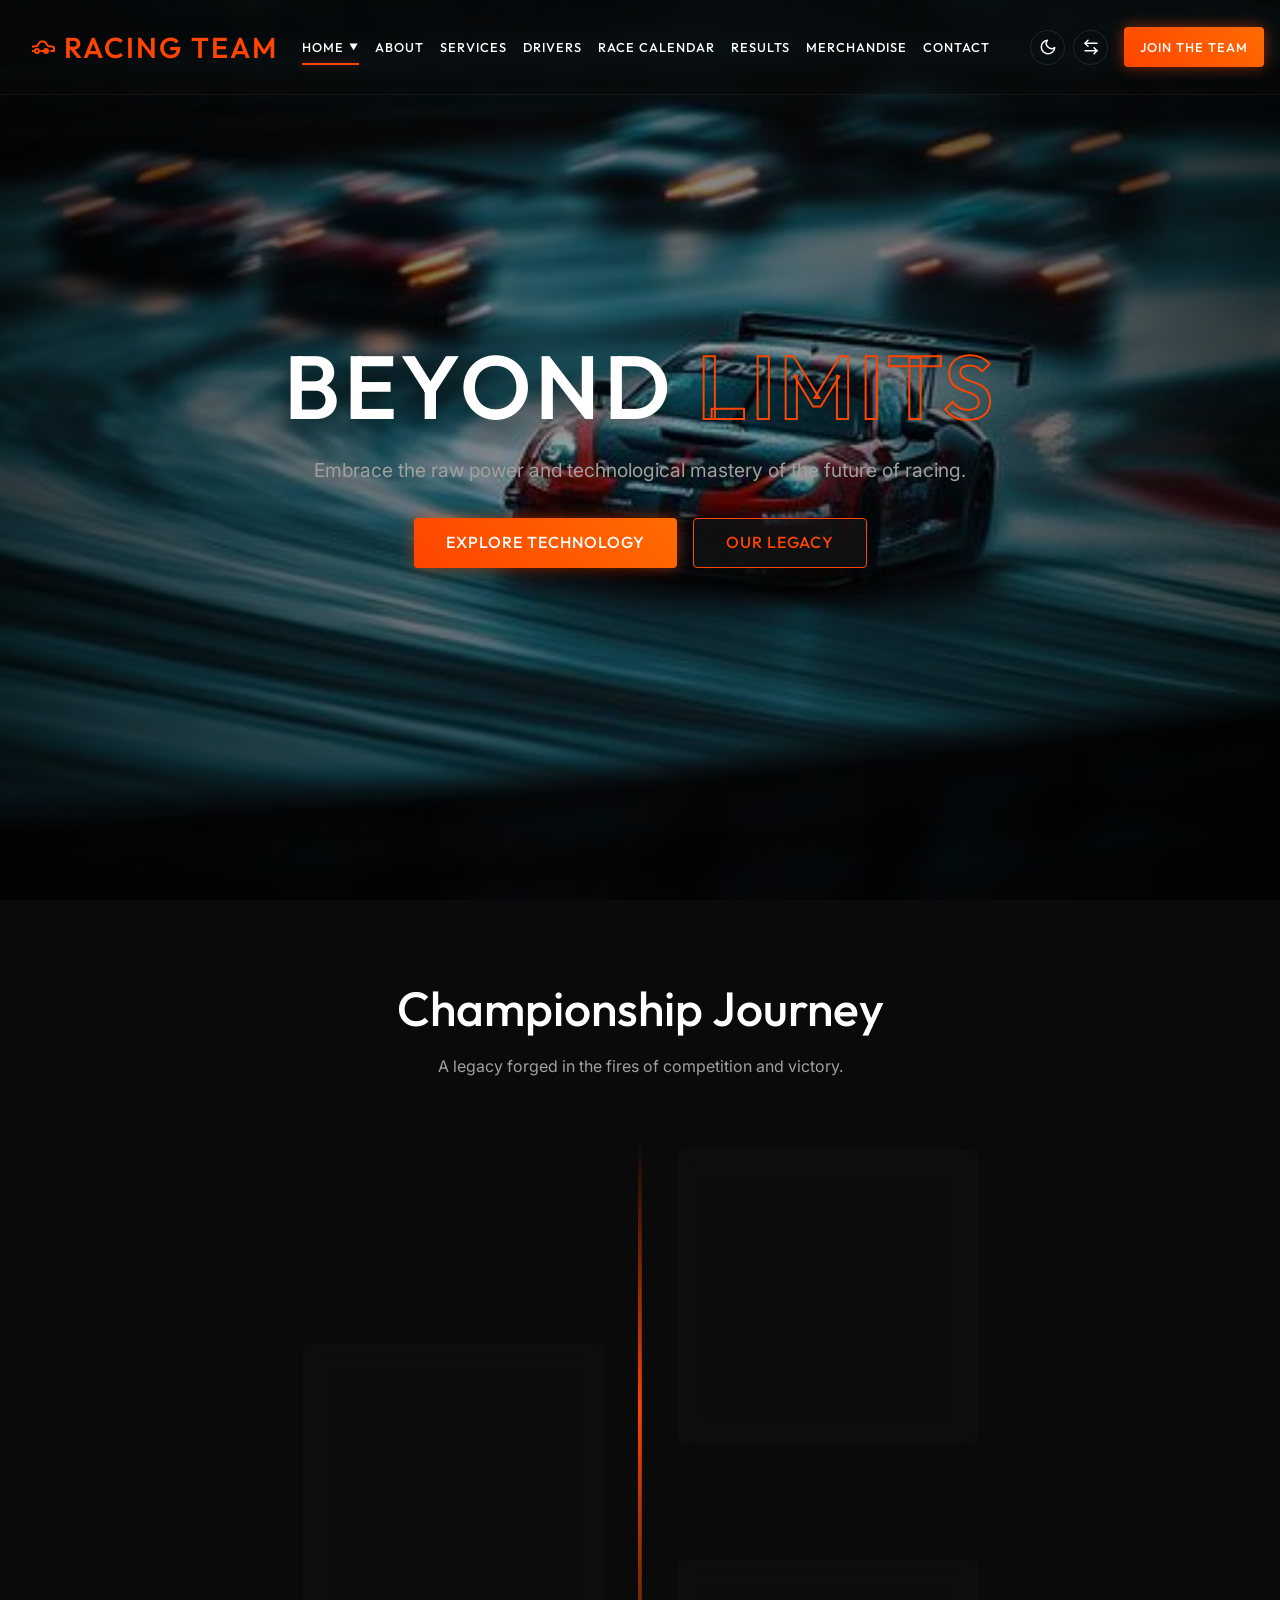
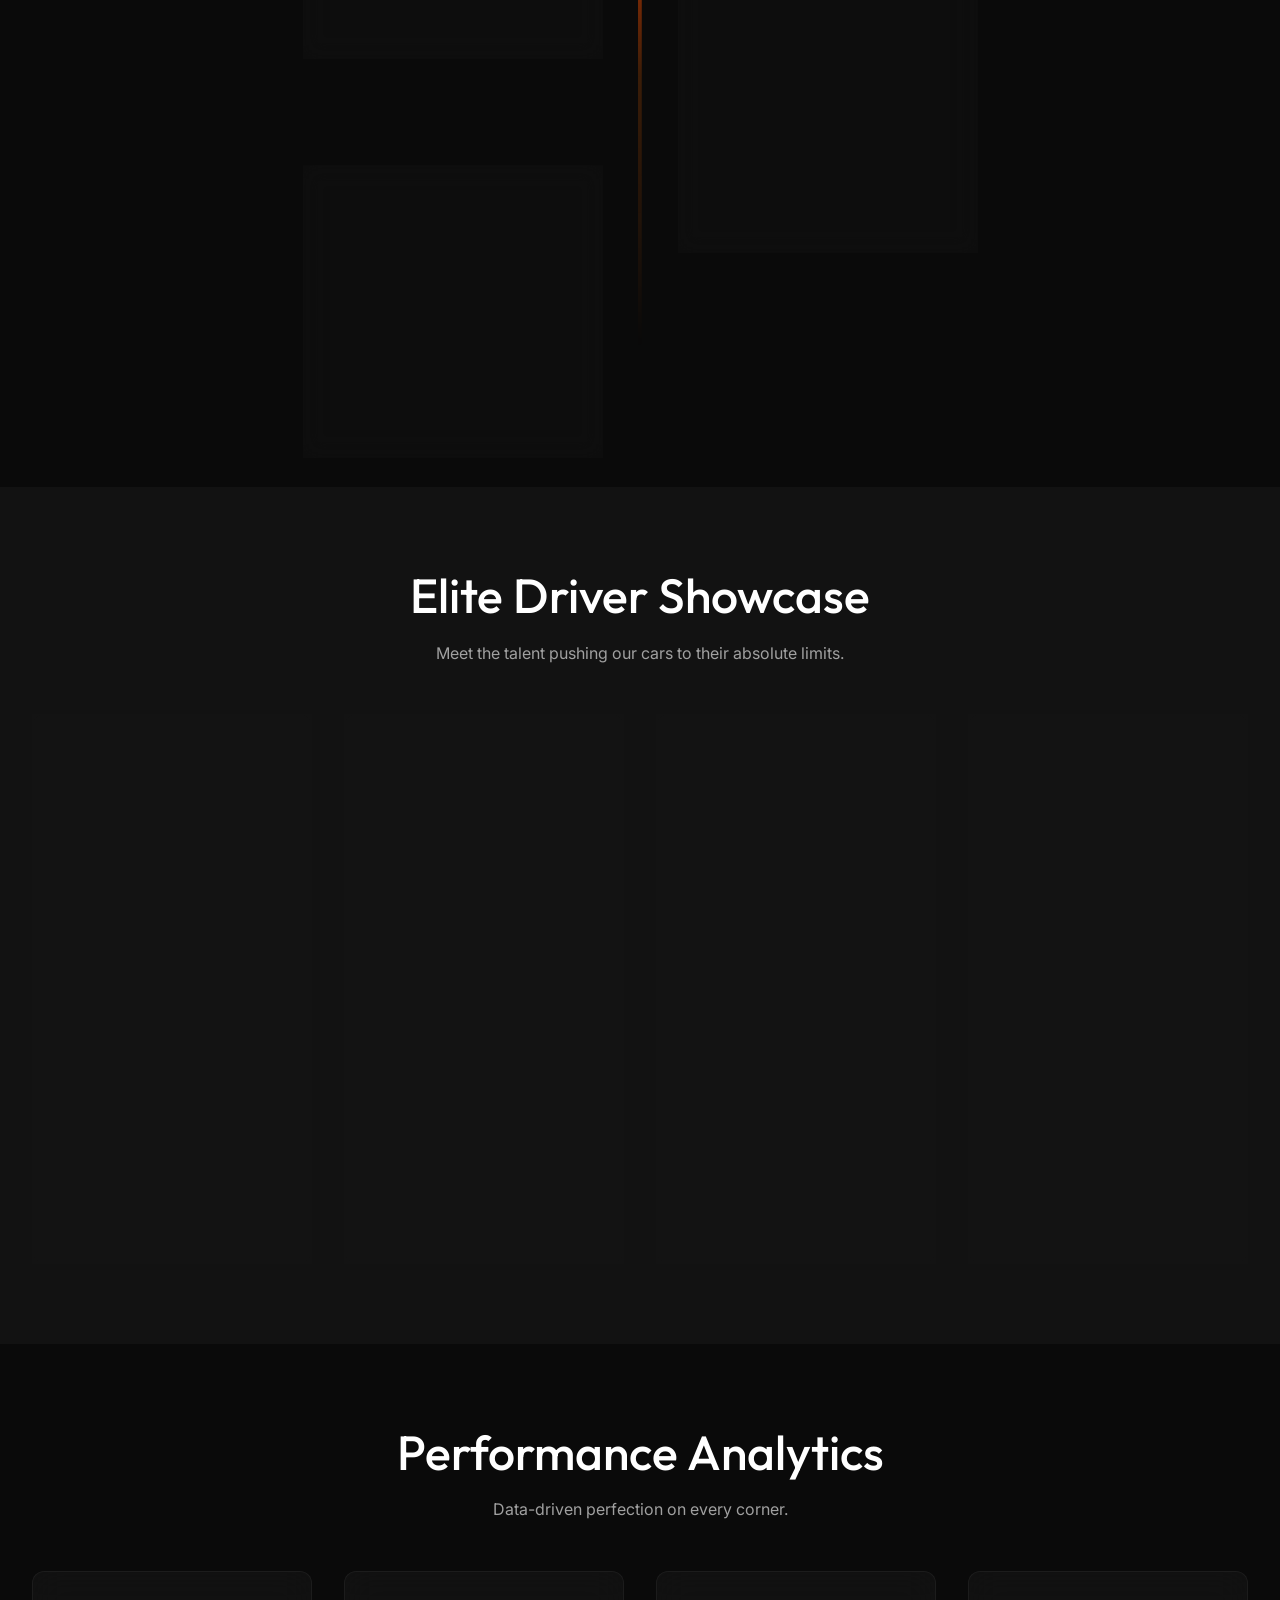
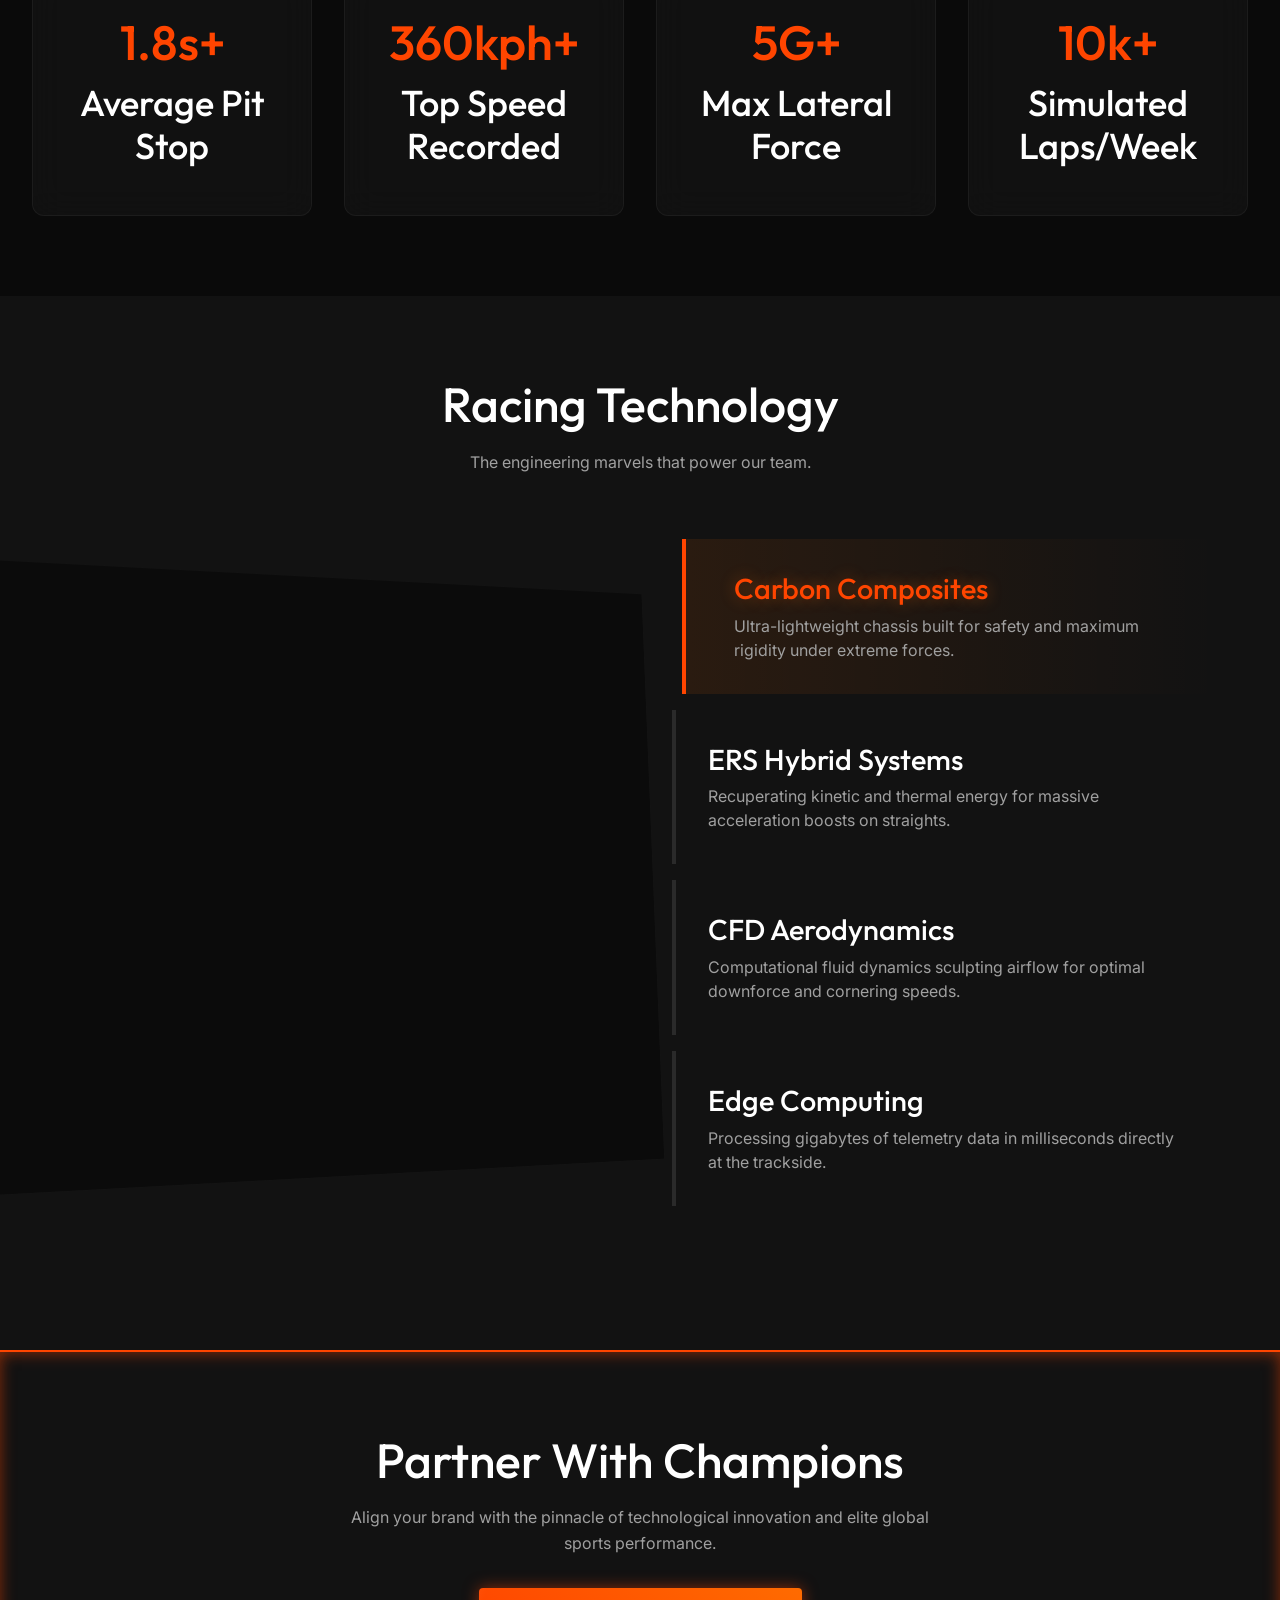
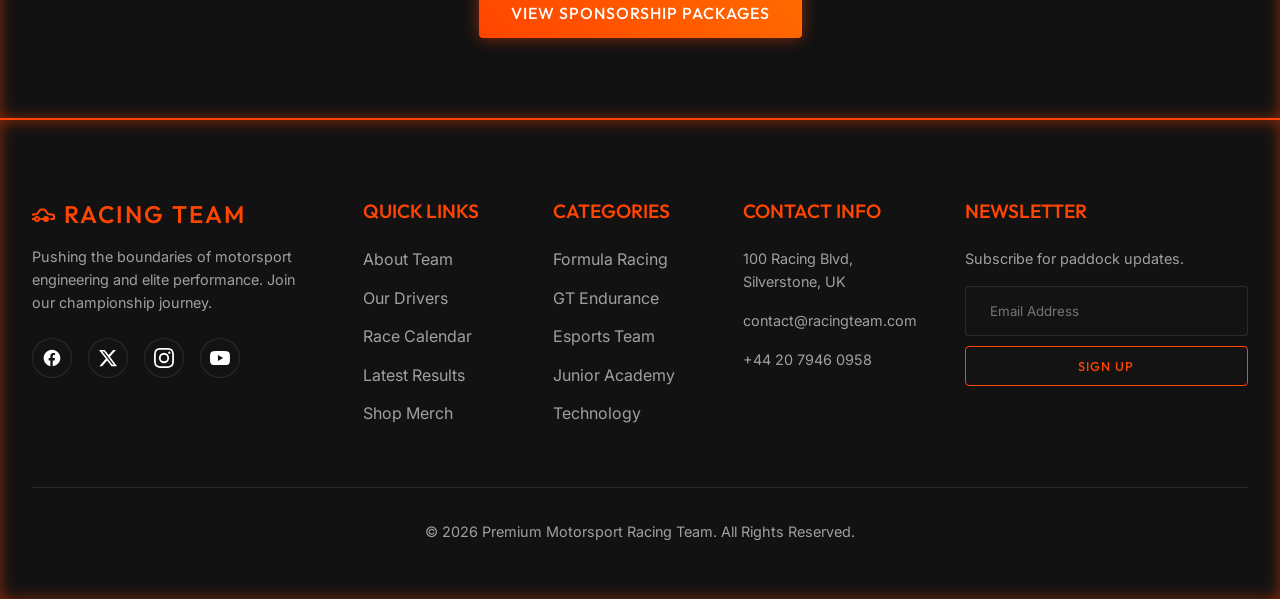
<file: home2.html>
<!DOCTYPE html>
<html lang="en" data-theme="dark" dir="ltr">

<head>
  <meta charset="UTF-8">
  <meta name="viewport" content="width=device-width, initial-scale=1.0">
  <link rel="icon" type="image/svg+xml" href="assets/images/favicon.svg">
  <title>Home 2 - Premium Motorsport Racing Team</title>
  <meta name="description"
    content="High-end professional racing team platform showcasing race results, drivers, and merchandise.">
  <link rel="stylesheet" href="assets/css/variables.css">
  <link rel="stylesheet" href="assets/css/global.css">
  <link rel="stylesheet" href="assets/css/components.css">
  <link rel="stylesheet" href="assets/css/animations.css">
  <style>
    /* Specific Home 2 Styles */
    .hero-parallax {
      height: 100vh;
      display: flex;
      align-items: center;
      justify-content: center;
      position: relative;
      background: url('https://images.unsplash.com/photo-1568598717590-33d32dff7862?q=80&w=2070&auto=format&fit=crop') center/cover no-repeat fixed;
    }

    .hero-parallax::before {
      content: '';
      position: absolute;
      top: 0;
      left: 0;
      width: 100%;
      height: 100%;
      background: radial-gradient(circle, rgba(0, 0, 0, 0.3) 0%, rgba(0, 0, 0, 0.8) 100%);
    }

    .hero-content {
      position: relative;
      z-index: 2;
      text-align: center;
      max-width: 900px;
      margin: 0 auto;
    }

    .hero-buttons {
      display: flex;
      gap: 1rem;
      justify-content: center;
      animation: reveal 1s 0.4s forwards;
      opacity: 0;
    }

    .hero-title {
      font-size: clamp(3rem, 7vw, 6rem);
      text-transform: uppercase;
      letter-spacing: 4px;
      margin-bottom: 1rem;
      color: var(--text-primary);
      text-shadow: 0 10px 30px rgba(0, 0, 0, 0.8);
      animation: reveal 1s forwards;
    }

    .hero-title span {
      color: transparent;
      -webkit-text-stroke: 2px var(--brand-orange);
      text-shadow: none;
    }

    .hero-subtitle {
      font-size: 1.2rem;
      margin-bottom: 2rem;
      color: var(--text-secondary);
      animation: reveal 1s 0.2s forwards;
      opacity: 0;
    }

    /* Duplicate Header and Footer styles from index.html */
    .main-header {
      position: fixed;
      top: 0;
      left: 0;
      width: 100%;
      z-index: var(--z-nav);
      background: rgba(10, 10, 10, 0.4);
      backdrop-filter: blur(10px);
      -webkit-backdrop-filter: blur(10px);
      border-bottom: 1px solid var(--glass-border);
      transition: all var(--transition-normal);
      padding: 1.5rem 0;
    }

    .main-header.scrolled {
      padding: 0.8rem 0;
      background: rgba(10, 10, 10, 0.9);
      box-shadow: 0 4px 20px rgba(0, 0, 0, 0.5);
    }

    .nav-container {
      display: flex;
      justify-content: space-between;
      align-items: center;
      max-width: var(--container-width);
      margin: 0 auto;
      padding: 0 var(--container-padding);
    }

    .logo {
      font-family: var(--font-heading);
      font-size: 1.8rem;
      font-weight: 550;
      color: var(--brand-orange);
      letter-spacing: 2px;
      text-transform: uppercase;
    }

    .nav-menu {
      display: flex;
      gap: 1rem;
      align-items: center;
    }

    .nav-link {
      font-family: var(--font-heading);
      font-size: 0.8rem;
      font-weight: 500;
      text-transform: uppercase;
      letter-spacing: 1px;
      position: relative;
      padding: 0.5rem 0;
      transition: var(--transition-fast);
      
    }

    .nav-link::after {
      content: '';
      position: absolute;
      bottom: 0;
      left: 0;
      width: 0%;
      height: 2px;
      background: var(--brand-orange);
      transition: width var(--transition-normal);
      box-shadow: 0 0 8px var(--brand-orange-glow);
    }

    .nav-link:hover::after,
    .nav-link.active::after {
      width: 100%;
    }

    .nav-link:hover {
      color: var(--brand-orange);
    }

    .nav-actions {
      display: flex;
      gap: 1rem;
      align-items: center;
    }

    .toggles-nav {
      display: flex;
      gap: 0.5rem;
    }

    .toggle-btn {
      background: transparent;
      border: 1px solid var(--border-color);
      color: var(--text-primary);
      width: 35px;
      height: 35px;
      border-radius: 50%;
      display: flex;
      align-items: center;
      justify-content: center;
      transition: var(--transition-fast);
      
    }

    .toggle-btn:hover {
      border-color: var(--brand-orange);
      box-shadow: 0 0 10px var(--brand-orange-glow);
    }

    .hamburger {
      display: none;
      flex-direction: column;
      gap: 5px;
      background: none;
      border: none;
      
    }

    .hamburger span {
      width: 25px;
      height: 2px;
      background: var(--text-primary);
      transition: var(--transition-fast);
    }

    @media (max-width: 1024px) {
      .nav-menu { position: fixed; top: 0; right: -100%; width: 300px; max-width: 100vw; height: 100vh; background: var(--bg-primary); flex-direction: column; justify-content: flex-start; padding-top: 60px; padding-bottom: 1rem; overflow-y: auto; transition: right var(--transition-normal); border-left: 1px solid var(--border-color); }
      [dir="rtl"] .nav-menu { right: auto; left: -100%; border-left: none; border-right: 1px solid var(--border-color); }
      .nav-menu.active { right: 0; }
      [dir="rtl"] .nav-menu.active { left: 0; }
      .hamburger { display: flex; z-index: var(--z-dropdown); margin-left: auto; }
      [dir="rtl"] .hamburger { margin-left: 0; margin-right: auto; }
      .hamburger.active span:nth-child(1) { transform: rotate(45deg) translate(5px, 5px); }
      .hamburger.active span:nth-child(2) { opacity: 0; }
      .hamburger.active span:nth-child(3) { transform: rotate(-45deg) translate(5px, -5px); }
      .nav-actions { display: none; }
      .mobile-nav-actions { display: flex !important; }
      .nav-menu { gap: 0.5rem !important; }
      .nav-link { padding: 0.25rem 0; font-size: 0.9rem; }
    }

    .main-footer {
      background: var(--bg-secondary);
      padding: 5rem 0 2rem;
      position: relative;
    }

    .footer-grid {
      display: grid;
      grid-template-columns: 2fr 1fr 1fr 1fr 2fr;
      gap: 3rem;
      margin-bottom: 3rem;
    }

    .footer-col h4 {
      color: var(--brand-orange);
      margin-bottom: 1.5rem;
      font-size: 1.2rem;
      text-transform: uppercase;
    }

    .footer-links li {
      margin-bottom: 0.8rem;
    }

    .footer-links a {
      color: var(--text-secondary);
      transition: var(--transition-fast);
    }

    .footer-links a:hover {
      color: var(--brand-orange);
      padding-left: 5px;
    }

    [dir="rtl"] .footer-links a:hover {
      padding-left: 0;
      padding-right: 5px;
    }

    .social-icons {
      display: flex;
      gap: 1rem;
      margin-top: 1.5rem;
    }

    .social-icon {
      width: 40px;
      height: 40px;
      background: var(--glass-bg);
      border: 1px solid var(--border-color);
      display: flex;
      align-items: center;
      justify-content: center;
      border-radius: 50%;
      transition: var(--transition-fast);
    }

    .social-icon:hover {
      border-color: var(--brand-orange);
      background: var(--brand-orange-glow);
      transform: translateY(-3px);
    }

    .footer-bottom {
      border-top: 1px solid var(--border-color);
      padding-top: 2rem;
      text-align: center;
      color: var(--text-secondary);
      font-size: 0.9rem;
    }

    @media (max-width: 1024px) {
      .footer-grid {
        grid-template-columns: 1fr 1fr;
      }
      .footer-col:last-child { grid-column: 1 / -1; text-align: center; }
      .footer-col:last-child form { margin: 0 auto; max-width: 400px; }
    }

    @media (max-width: 600px) {
      .footer-grid {
        grid-template-columns: 1fr;
      }
      .hero-buttons {
        flex-direction: column;
        align-items: center;
      }
      .hero-buttons .btn {
        width: 100%;
        max-width: 280px;
      }
    }
  </style>
</head>

<body>

  <!-- Navbar -->
  <header class="main-header">
    <div class="nav-container">
      <a href="index.html" class="logo"
        style="display: flex; align-items: center; white-space: nowrap; margin-right: 1.5rem;">
        <svg width="24" height="24" viewBox="0 0 24 24" fill="none" stroke="var(--brand-orange)" stroke-width="2"
          stroke-linecap="round" stroke-linejoin="round" style="margin-right: 8px; vertical-align: text-bottom;">
          <path
            d="M14 16H9m10 0h3v-3.15a1 1 0 0 0-.84-.99L16 11l-2.7-3.6a2 2 0 0 0-1.6-.8H9.3a2 2 0 0 0-1.6.8L5 11l-5.16.86a1 1 0 0 0-.84.99V16h3m14 0a2 2 0 1 1-4 0 2 2 0 0 1 4 0zM7 16a2 2 0 1 1-4 0 2 2 0 0 1 4 0z">
          </path>
        </svg>
        RACING TEAM
      </a>
      <nav class="nav-menu" id="nav-menu">
        <div class="nav-item-dropdown" style="position: relative; display: inline-block;">
          <a href="#" class="nav-link active" style="display: flex; align-items: center;">Home <span
              style="font-size: 0.7em; margin-left: 5px;">&#9660;</span></a>
          <div class="dropdown-content"
            style="display: none; position: absolute; background: rgba(10, 10, 10, 0.9); min-width: 150px; box-shadow: 0px 8px 16px 0px rgba(0,0,0,0.8); z-index: 1; border-radius: 4px; border: 1px solid var(--border-color); top: 100%; left: 0; flex-direction: column;">
            <a href="index.html"
              style="color: var(--text-primary); padding: 12px 16px; text-decoration: none; font-family: var(--font-heading); font-size: 0.85rem; text-transform: uppercase; letter-spacing: 1px; transition: 0.2s;">Home
              1</a>
            <a href="home2.html"
              style="color: var(--text-primary); padding: 12px 16px; text-decoration: none; font-family: var(--font-heading); font-size: 0.85rem; text-transform: uppercase; letter-spacing: 1px; transition: 0.2s;">Home
              2</a>
          </div>
        </div>
        <a href="about.html" class="nav-link">About</a>
        <a href="services.html" class="nav-link">Services</a>
        <a href="drivers.html" class="nav-link">Drivers</a>
        <a href="calendar.html" class="nav-link">Race Calendar</a>
        <a href="results.html" class="nav-link">Results</a>
        <a href="merchandise.html" class="nav-link">Merchandise</a>
        <a href="contact.html" class="nav-link">Contact</a>
      </nav>
      <style>
        .nav-item-dropdown:hover .dropdown-content {
          display: flex !important;
        }

        .dropdown-content a:hover {
          color: var(--brand-orange) !important;
        }

        @media (min-width: 1025px) {
          .nav-menu {
            display: flex;
            align-items: center;
            white-space: nowrap;
            margin-right: 2.5rem;
          }
        }
      </style>
      <div class="nav-actions">
        <div class="toggles-nav">
          <button class="toggle-btn theme-toggle" title="Toggle Theme"><svg width="18" height="18" viewBox="0 0 24 24" fill="none" stroke="currentColor" stroke-width="2" stroke-linecap="round" stroke-linejoin="round"><path d="M21 12.79A9 9 0 1 1 11.21 3 7 7 0 0 0 21 12.79z"></path></svg></button>
          <button class="toggle-btn rtl-toggle" title="Toggle RTL"><svg width="18" height="18" viewBox="0 0 24 24" fill="none" stroke="currentColor" stroke-width="2" stroke-linecap="round" stroke-linejoin="round"><path d="M8 3L4 7l4 4"/><path d="M4 7h16"/><path d="M16 21l4-4-4-4"/><path d="M20 17H4"/></svg></button>
        </div>
        <a href="register.html" class="btn btn-primary"
          style="height: 40px; padding: 0 1rem; font-size: 0.8rem; white-space: nowrap;">Join The Team</a>
        <a href="sponsors.html" class="btn btn-secondary"
          style="height: 40px; padding: 0 1rem; font-size: 0.8rem; white-space: nowrap;">Become Sponsor</a>
      </div>
      <button class="hamburger" id="hamburger"><span></span><span></span><span></span></button>
    </div>
  </header>

  <!-- 1. Premium Hero -->
  <section class="hero-parallax"
    style="background-image: url('assets/images/home2-hero.png'); background-size: cover; background-position: center; background-repeat: no-repeat;">
    <div class="hero-content">
      <h1 class="hero-title">Beyond <span>Limits</span></h1>
      <p class="hero-subtitle">Embrace the raw power and technological mastery of the future of racing.</p>
      <div class="hero-buttons">
        <a href="services.html" class="btn btn-primary">Explore Technology</a>
        <a href="about.html" class="btn btn-secondary">Our Legacy</a>
      </div>
    </div>
  </section>

  <!-- 2. Championship Journey -->
  <section class="reveal">
    <div class="container">
      <h2 style="text-align: center; margin-bottom: 1rem;">Championship Journey</h2>
      <p style="text-align: center; max-width: 600px; margin: 0 auto;">A legacy forged in the fires of competition and
        victory.</p>

      <style>
        .vertical-journey-container {
          position: relative;
          max-width: 900px;
          margin: 2rem auto 2rem;
          padding: 10rem 0 2rem;
          perspective: 1500px;
        }

        .vertical-path {
          position: absolute;
          top: 0;
          bottom: 0;
          left: 50%;
          width: 4px;
          background: linear-gradient(to bottom, transparent, var(--brand-orange), rgba(255, 107, 0, 0.2), transparent);
          transform: translateX(-50%) translateZ(-100px);
          z-index: 0;
        }

        .journey-node {
          position: relative;
          display: flex;
          justify-content: center;
          align-items: center;
          margin-bottom: 12rem;
          z-index: 1;
          transform-style: preserve-3d;
        }

        .journey-node:last-child {
          margin-bottom: 0;
        }

        .node-point {
          width: 24px;
          height: 24px;
          background: var(--brand-orange);
          border-radius: 50%;
          box-shadow: 0 0 20px var(--brand-orange-glow);
          transform: translateZ(-20px);
          transition: all 0.5s ease;
          
          position: relative;
          z-index: 2;
          border: 3px solid #111;
        }

        .node-content {
          position: absolute;
          width: 350px;
          background: var(--glass-bg);
          backdrop-filter: blur(12px);
          border: 1px solid var(--border-color);
          border-radius: 16px;
          transform: translateZ(-80px) scale(0.9);
          opacity: 0.5;
          transition: all 0.6s cubic-bezier(0.175, 0.885, 0.32, 1.275);
          z-index: 1;
          overflow: hidden;
          padding: 0;
        }

        .journey-node:nth-child(odd) .node-content {
          right: calc(50% + 40px);
          text-align: right;
          transform-origin: right center;
        }

        .journey-node:nth-child(even) .node-content {
          left: calc(50% + 40px);
          text-align: left;
          transform-origin: left center;
        }

        .journey-node:hover .node-point {
          transform: translateZ(30px) scale(1.4);
          background: #fff;
          box-shadow: 0 0 30px var(--brand-orange);
        }

        .journey-node:hover .node-content {
          transform: translateZ(50px) scale(1.05);
          opacity: 1;
          border-color: var(--brand-orange);
          box-shadow: 0 20px 40px rgba(0, 0, 0, 0.8), 0 0 30px rgba(255, 107, 0, 0.15);
          z-index: 10;
          background: var(--bg-primary);
        }

        .node-img {
          width: 100%;
          height: 180px;
          object-fit: cover;
          border-radius: 16px 16px 0 0;
          margin-bottom: 0;
          filter: grayscale(50%);
          transition: filter 0.5s ease;
          display: block;
        }

        .journey-node:hover .node-img {
          filter: grayscale(0%);
        }

        .node-text-wrapper {
          padding: 1.5rem;
        }

        .node-title {
          color: var(--text-primary);
          margin-bottom: 0.5rem;
          font-size: 1.5rem;
          font-family: var(--font-heading);
        }

        .journey-node:hover .node-title {
          color: var(--brand-orange);
        }

        @media (max-width: 850px) {
          .vertical-path {
            left: 30px;
            transform: translateX(-50%);
          }

          .journey-node {
            justify-content: flex-start;
            padding-left: 60px;
            margin-bottom: 4rem;
            width: 100%;
          }

          .node-point {
            position: absolute;
            left: 30px;
            transform: translateX(-50%);
          }

          .journey-node:nth-child(odd) .node-content,
          .journey-node:nth-child(even) .node-content {
            position: relative;
            left: 0;
            right: 0;
            text-align: left;
            width: 100%;
            margin-left: 0;
            transform-origin: left center;
          }
        }
      </style>

      <div class="vertical-journey-container">
        <div class="vertical-path"></div>

        <div class="journey-node">
          <div class="node-content">
            <img class="node-img" src="assets/images/first_title.png" alt="Victory">
            <div class="node-text-wrapper">
              <h3 class="node-title">The First Title</h3>
              <p>Our breakthrough season marked by 7 podium finishes and total dominance.</p>
            </div>
          </div>
          <div class="node-point"></div>
        </div>

        <div class="journey-node">
          <div class="node-point"></div>
          <div class="node-content">
            <img class="node-img" src="assets/images/adversity.png" alt="Adversity">
            <div class="node-text-wrapper">
              <h3 class="node-title">Overcoming Adversity</h3>
              <p>Battling back from mechanical failures to clinch the constructor's championship.</p>
            </div>
          </div>
        </div>

        <div class="journey-node">
          <div class="node-content">
            <img class="node-img" src="assets/images/dominance.png" alt="Dominance">
            <div class="node-text-wrapper">
              <h3 class="node-title">Decade of Dominance</h3>
              <p>Establishing a dynasty with consecutive constructor and driver titles.</p>
            </div>
          </div>
          <div class="node-point"></div>
        </div>

        <div class="journey-node">
          <div class="node-point"></div>
          <div class="node-content">
            <img class="node-img" src="assets/images/next_era.png" alt="Future">
            <div class="node-text-wrapper">
              <h3 class="node-title">The Next Era</h3>
              <p>Pioneering hybrid technologies to conquer the future of global motorsport.</p>
            </div>
          </div>
        </div>
      </div>
    </div>
  </section>

  <!-- 3. Elite Driver Showcase -->
  <section class="reveal" style="background: var(--bg-secondary);">
    <div class="container">
      <h2 style="text-align: center; margin-bottom: 1rem;">Elite Driver Showcase</h2>
      <p style="text-align: center; max-width: 600px; margin: 0 auto;">Meet the talent pushing our cars to their
        absolute limits.</p>

      <div class="grid-4">
        <div class="glass-card" style="padding: 0; overflow: hidden;">
          <img src="assets/images/michael_trent.png" alt="Michael Trent"
            style="width: 100%; height: 350px; object-fit: cover; border-radius: 12px 12px 0 0; margin-bottom: 0; display: block;">
          <div style="padding: 1.5rem 2rem 2rem;">
            <h3 style="margin-bottom: 0.5rem;">Michael Trent</h3>
            <p style="color: var(--brand-orange); font-size: 0.9rem;">World Champion</p>
          </div>
        </div>
        <div class="glass-card" style="padding: 0; overflow: hidden;">
          <img src="assets/images/david_russo.png" alt="David Russo"
            style="width: 100%; height: 350px; object-fit: cover; border-radius: 12px 12px 0 0; margin-bottom: 0; display: block;">
          <div style="padding: 1.5rem 2rem 2rem;">
            <h3 style="margin-bottom: 0.5rem;">David Russo</h3>
            <p style="color: var(--brand-orange); font-size: 0.9rem;">Speed Specialist</p>
          </div>
        </div>
        <div class="glass-card" style="padding: 0; overflow: hidden;">
          <img src="assets/images/liam_oconnor.png" alt="Liam O'Connor"
            style="width: 100%; height: 350px; object-fit: cover; border-radius: 12px 12px 0 0; margin-bottom: 0; display: block;">
          <div style="padding: 1.5rem 2rem 2rem;">
            <h3 style="margin-bottom: 0.5rem;">Liam O'Connor</h3>
            <p style="color: var(--brand-orange); font-size: 0.9rem;">Tactical Mastermind</p>
          </div>
        </div>
        <div class="glass-card" style="padding: 0; overflow: hidden;">
          <img src="assets/images/sophia_bell.png" alt="Sophia Bell"
            style="width: 100%; height: 350px; object-fit: cover; border-radius: 12px 12px 0 0; margin-bottom: 0; display: block;">
          <div style="padding: 1.5rem 2rem 2rem;">
            <h3 style="margin-bottom: 0.5rem;">Sophia Bell</h3>
            <p style="color: var(--brand-orange); font-size: 0.9rem;">Endurance Expert</p>
          </div>
        </div>
      </div>
    </div>
  </section>

  <!-- 4. Performance Analytics -->
  <section class="reveal">
    <div class="container">
      <h2 style="text-align: center; margin-bottom: 1rem;">Performance Analytics</h2>
      <p style="text-align: center; max-width: 600px; margin: 0 auto;">Data-driven perfection on every corner.</p>

      <div class="grid-4">
        <div class="glass-card" style="text-align: center; justify-content: center;">
          <div style="font-size: 3rem; color: var(--brand-orange); font-family: var(--font-heading); font-weight: 550;">
            1.8s+</div>
          <h3>Average Pit Stop</h3>
        </div>
        <div class="glass-card" style="text-align: center; justify-content: center;">
          <div style="font-size: 3rem; color: var(--brand-orange); font-family: var(--font-heading); font-weight: 550;">
            360kph+</div>
          <h3>Top Speed Recorded</h3>
        </div>
        <div class="glass-card" style="text-align: center; justify-content: center;">
          <div style="font-size: 3rem; color: var(--brand-orange); font-family: var(--font-heading); font-weight: 550;">
            5G+</div>
          <h3>Max Lateral Force</h3>
        </div>
        <div class="glass-card" style="text-align: center; justify-content: center;">
          <div style="font-size: 3rem; color: var(--brand-orange); font-family: var(--font-heading); font-weight: 550;">
            10k+</div>
          <h3>Simulated Laps/Week</h3>
        </div>
      </div>
    </div>
  </section>

  <!-- 5. Racing Technology -->
  <section class="reveal" style="background: var(--bg-secondary);">
    <div class="container">
      <h2 style="text-align: center; margin-bottom: 1rem;">Racing Technology</h2>
      <p style="text-align: center; max-width: 600px; margin: 0 auto;">The engineering marvels that power our team.</p>

      <style>
        .tech-split-container { display: flex; align-items: stretch; gap: 4rem; max-width: 1200px; margin: 4rem auto; min-height: 500px; padding: 0 2rem; }
        
        /* Left Side: 3D Scanner */
        .tech-scanner-view { flex: 1; perspective: 1500px; display: flex; align-items: center; justify-content: center; }
        .tech-scanner-frame { position: relative; width: 100%; height: 450px; border-radius: 20px; border: 2px solid rgba(255,107,0,0.3); background: rgba(10,10,10,0.9); box-shadow: 0 0 50px rgba(0,0,0,0.8), inset 0 0 30px rgba(255,107,0,0.1); transform-style: preserve-3d; transform: rotateY(15deg) rotateX(5deg); transition: all 0.5s cubic-bezier(0.175, 0.885, 0.32, 1.275); }
        .tech-scanner-frame::before { content: ''; position: absolute; top: -15px; bottom: -15px; left: -15px; right: -15px; border: 1px solid rgba(255,107,0,0.2); border-radius: 25px; transform: translateZ(-40px); }
        .tech-scanner-frame::after { content: ''; position: absolute; top: 0; left: 0; width: 100%; height: 100%; background: repeating-linear-gradient(0deg, transparent, transparent 2px, rgba(255,107,0,0.15) 3px, rgba(255,107,0,0.15) 4px); pointer-events: none; z-index: 10; border-radius: 18px; opacity: 0.6; mix-blend-mode: overlay; }
        
        .scanner-image-wrapper { position: absolute; top: 0; left: 0; width: 100%; height: 100%; overflow: hidden; border-radius: 18px; transform: translateZ(20px); }
        .tech-scanner-image { width: 100%; height: 100%; object-fit: cover; opacity: 0.8; transition: opacity 0.3s, filter 0.3s; filter: contrast(1.1); }
        
        .scanner-line { position: absolute; left: 0; right: 0; height: 3px; background: #fff; box-shadow: 0 0 15px var(--brand-orange), 0 0 30px var(--brand-orange), 0 0 45px var(--brand-orange); z-index: 11; animation: scan 4s infinite ease-in-out; border-radius: 50%; }
        
        @keyframes scan { 0% { top: 5%; opacity: 0; } 10% { opacity: 1; } 90% { opacity: 1; } 100% { top: 95%; opacity: 0; } }

        /* Right Side: Interactive List */
        .tech-list-view { flex: 1; display: flex; flex-direction: column; justify-content: center; gap: 1rem; }
        .tech-list-item { padding: 2rem; border-left: 4px solid rgba(255,255,255,0.1);  transition: all 0.4s ease; position: relative; border-radius: 0 12px 12px 0; background: transparent; }
        .tech-list-item:hover, .tech-list-item.active-tech { border-left-color: var(--brand-orange); background: linear-gradient(90deg, rgba(255,107,0,0.1) 0%, transparent 100%); padding-left: 3rem; transform: translateX(10px); }
        
        .tech-list-title { color: var(--text-primary); font-size: 1.8rem; margin-bottom: 0.5rem; font-family: var(--font-heading); transition: color 0.3s; }
        .tech-list-item:hover .tech-list-title, .tech-list-item.active-tech .tech-list-title { color: var(--brand-orange); text-shadow: 0 0 15px rgba(255,107,0,0.4); }
        .tech-list-desc { color: var(--text-secondary); font-size: 1rem; line-height: 1.5; margin: 0; }

        @media (max-width: 900px) {
          .tech-split-container { flex-direction: column; gap: 2rem; padding: 0 1rem; }
          .tech-scanner-view { perspective: 1000px; }
          .tech-scanner-frame { transform: rotateY(0) rotateX(0); height: 300px; }
          
          .tech-list-item { padding: 1rem; }
          .tech-list-item:hover, .tech-list-item.active-tech { padding-left: 1.5rem; transform: translateX(5px); }
          .tech-list-title { font-size: 1.4rem; }
        }
      </style>

      <div class="tech-split-container">
        <!-- 3D Scanner View -->
        <div class="tech-scanner-view">
          <div class="tech-scanner-frame" id="scannerFrame">
            <div class="scanner-line"></div>
            <div class="scanner-image-wrapper">
              <img src="assets/images/carbon_composites.png" alt="Technology View" class="tech-scanner-image" id="mainTechImage">
            </div>
          </div>
        </div>

        <!-- Sleek Interactive List -->
        <div class="tech-list-view">
          <div class="tech-list-item active-tech" onmouseenter="changeTechImage(this, 'assets/images/carbon_composites.png')">
            <h3 class="tech-list-title">Carbon Composites</h3>
            <p class="tech-list-desc">Ultra-lightweight chassis built for safety and maximum rigidity under extreme forces.</p>
          </div>
          
          <div class="tech-list-item" onmouseenter="changeTechImage(this, 'assets/images/ERS%20Hybrid%20Systems.png')">
            <h3 class="tech-list-title">ERS Hybrid Systems</h3>
            <p class="tech-list-desc">Recuperating kinetic and thermal energy for massive acceleration boosts on straights.</p>
          </div>
          
          <div class="tech-list-item" onmouseenter="changeTechImage(this, 'assets/images/CFD%20Aerodynamics.png')">
            <h3 class="tech-list-title">CFD Aerodynamics</h3>
            <p class="tech-list-desc">Computational fluid dynamics sculpting airflow for optimal downforce and cornering speeds.</p>
          </div>
          
          <div class="tech-list-item" onmouseenter="changeTechImage(this, 'assets/images/Edge%20Computing.png')">
            <h3 class="tech-list-title">Edge Computing</h3>
            <p class="tech-list-desc">Processing gigabytes of telemetry data in milliseconds directly at the trackside.</p>
          </div>
        </div>
      </div>

      <script>
        function changeTechImage(element, imageUrl) {
          // Update active state in list
          document.querySelectorAll('.tech-list-item').forEach(item => {
            item.classList.remove('active-tech');
          });
          element.classList.add('active-tech');

          // Trigger 3D scanner animation
          const scannerImg = document.getElementById('mainTechImage');
          const scannerFrame = document.getElementById('scannerFrame');
          
          // Glitch out
          scannerFrame.style.transform = 'rotateY(20deg) rotateX(10deg) scale(0.95)';
          scannerImg.style.opacity = '0.2';
          scannerImg.style.filter = 'contrast(2) brightness(1.5) hue-rotate(90deg)';
          
          // Change image and restore
          setTimeout(() => {
            scannerImg.src = imageUrl;
            scannerFrame.style.transform = 'rotateY(15deg) rotateX(5deg) scale(1)';
            scannerImg.style.opacity = '0.8';
            scannerImg.style.filter = 'contrast(1.1)';
          }, 250);
        }
      </script>
    </div>
  </section>

  <!-- 6. Become Sponsor CTA -->
  <section class="reveal neon-border-top" style="background: var(--bg-secondary); position: relative;">
    <div class="container" style="position: relative; z-index: 2; text-align: center;">
      <h2>Partner With Champions</h2>
      <p style="max-width: 600px; margin: 0 auto 2rem; color: var(--text-secondary);">Align your brand with the pinnacle of technological
        innovation and elite global sports performance.</p>
      <a href="sponsors.html" class="btn btn-primary">View Sponsorship Packages</a>
    </div>
  </section>

  <!-- Footer -->
  <footer class="main-footer neon-border-top">
    <div class="container">
      <div class="footer-grid">
        <div class="footer-col">
          <h4 style="font-size: 1.5rem; letter-spacing: 2px; display: flex; align-items: center; margin-bottom: 1rem;">
            <svg width="24" height="24" viewBox="0 0 24 24" fill="none" stroke="var(--brand-orange)" stroke-width="2"
              stroke-linecap="round" stroke-linejoin="round" style="margin-right: 8px; vertical-align: text-bottom;">
              <path
                d="M14 16H9m10 0h3v-3.15a1 1 0 0 0-.84-.99L16 11l-2.7-3.6a2 2 0 0 0-1.6-.8H9.3a2 2 0 0 0-1.6.8L5 11l-5.16.86a1 1 0 0 0-.84.99V16h3m14 0a2 2 0 1 1-4 0 2 2 0 0 1 4 0zM7 16a2 2 0 1 1-4 0 2 2 0 0 1 4 0z">
              </path>
            </svg>
            RACING TEAM
          </h4>
          <p style="font-size: 0.9rem; color: var(--text-secondary);">Pushing the boundaries of motorsport engineering
            and elite performance. Join our championship journey.</p>
          <div class="social-icons">
            <a href="#" class="social-icon" aria-label="Facebook">
              <svg width="20" height="20" viewBox="0 0 24 24" fill="currentColor"><path d="M22 12c0-5.52-4.48-10-10-10S2 6.48 2 12c0 4.84 3.44 8.87 8 9.8V15H8v-3h2V9.5C10 7.57 11.57 6 13.5 6c1.05 0 2.15.19 2.15.19V8.5h-1.21c-1.19 0-1.56.74-1.56 1.5V12h2.73l-.44 3h-2.29v6.8C18.56 20.87 22 16.84 22 12z"/></svg>
            </a>
            <a href="#" class="social-icon" aria-label="Twitter">
              <svg width="20" height="20" viewBox="0 0 24 24" fill="currentColor"><path d="M18.244 2.25h3.308l-7.227 8.26 8.502 11.24H16.17l-5.214-6.817L4.99 21.75H1.68l7.73-8.835L1.254 2.25H8.08l4.713 6.231zm-1.161 17.52h1.833L7.084 4.126H5.117z"/></svg>
            </a>
            <a href="#" class="social-icon" aria-label="Instagram">
              <svg width="20" height="20" viewBox="0 0 24 24" fill="currentColor"><path d="M12 2.163c3.204 0 3.584.012 4.85.07 3.252.148 4.771 1.691 4.919 4.919.058 1.265.069 1.645.069 4.849 0 3.205-.012 3.584-.069 4.849-.149 3.225-1.664 4.771-4.919 4.919-1.266.058-1.644.07-4.85.07-3.204 0-3.584-.012-4.849-.07-3.26-.149-4.771-1.699-4.919-4.92-.058-1.265-.07-1.644-.07-4.849 0-3.204.013-3.583.07-4.849.149-3.227 1.664-4.771 4.919-4.919 1.266-.057 1.645-.069 4.849-.069zM12 0C8.741 0 8.333.014 7.053.072 2.695.272.273 2.69.073 7.052.014 8.333 0 8.741 0 12c0 3.259.014 3.668.072 4.948.2 4.358 2.618 6.78 6.98 6.98C8.333 23.986 8.741 24 12 24c3.259 0 3.668-.014 4.948-.072 4.354-.2 6.782-2.618 6.979-6.98.059-1.28.073-1.689.073-4.948 0-3.259-.014-3.667-.072-4.947-.196-4.354-2.617-6.78-6.979-6.98C15.668.014 15.259 0 12 0zm0 5.838a6.162 6.162 0 100 12.324 6.162 6.162 0 000-12.324zM12 16a4 4 0 110-8 4 4 0 010 8zm6.406-11.845a1.44 1.44 0 100 2.881 1.44 1.44 0 000-2.881z"/></svg>
            </a>
            <a href="#" class="social-icon" aria-label="YouTube">
              <svg width="20" height="20" viewBox="0 0 24 24" fill="currentColor"><path d="M23.498 6.186a3.016 3.016 0 0 0-2.122-2.136C19.505 3.5 12 3.5 12 3.5s-7.505 0-9.377.55a3.016 3.016 0 0 0-2.122 2.136C0 8.07 0 12 0 12s0 3.93.502 5.814a3.016 3.016 0 0 0 2.122 2.136c1.871.55 9.376.55 9.376.55s7.505 0 9.377-.55a3.016 3.016 0 0 0 2.122-2.136C24 15.93 24 12 24 12s0-3.93-.502-5.814zM9.545 15.568V8.432L15.818 12l-6.273 3.568z"/></svg>
            </a>
          </div>
        </div>

        <div class="footer-col">
          <h4>Quick Links</h4>
          <ul class="footer-links">
            <li><a href="about.html">About Team</a></li>
            <li><a href="drivers.html">Our Drivers</a></li>
            <li><a href="calendar.html">Race Calendar</a></li>
            <li><a href="results.html">Latest Results</a></li>
            <li><a href="merchandise.html">Shop Merch</a></li>
          </ul>
        </div>

        <div class="footer-col">
          <h4>Categories</h4>
          <ul class="footer-links">
            <li><a href="#">Formula Racing</a></li>
            <li><a href="#">GT Endurance</a></li>
            <li><a href="#">Esports Team</a></li>
            <li><a href="#">Junior Academy</a></li>
            <li><a href="#">Technology</a></li>
          </ul>
        </div>

        <div class="footer-col">
          <h4>Contact Info</h4>
          <ul class="footer-links" style="color: var(--text-secondary); font-size: 0.9rem;">
            <li style="margin-bottom: 1rem;">100 Racing Blvd, Silverstone, UK</li>
            <li style="margin-bottom: 1rem;">contact@racingteam.com</li>
            <li style="margin-bottom: 1rem;">+44 20 7946 0958</li>
          </ul>
        </div>

        <div class="footer-col">
          <h4>Newsletter</h4>
          <p style="font-size: 0.9rem; color: var(--text-secondary); margin-bottom: 1rem;">Subscribe for paddock
            updates.</p>
          <form style="display: flex; flex-direction: column; gap: 10px;">
            <input type="email" class="form-control" placeholder="Email Address" required>
            <button type="submit" class="btn btn-secondary" style="height: 40px; font-size: 0.8rem;">Sign Up</button>
          </form>
        </div>
      </div>

      <div class="footer-bottom">
        <p>&copy; 2026 Premium Motorsport Racing Team. All Rights Reserved.</p>
      </div>
    </div>
  </footer>

  <script src="assets/js/main.js"></script>
  <script src="assets/js/animations.js"></script>
  <button id="backToTop" class="back-to-top" title="Back to Top">
    <svg width="24" height="24" viewBox="0 0 24 24" fill="none" stroke="currentColor" stroke-width="2" stroke-linecap="round" stroke-linejoin="round">
      <path d="M18 15l-6-6-6 6"/>
    </svg>
  </button>
</body>

</html>
</file>
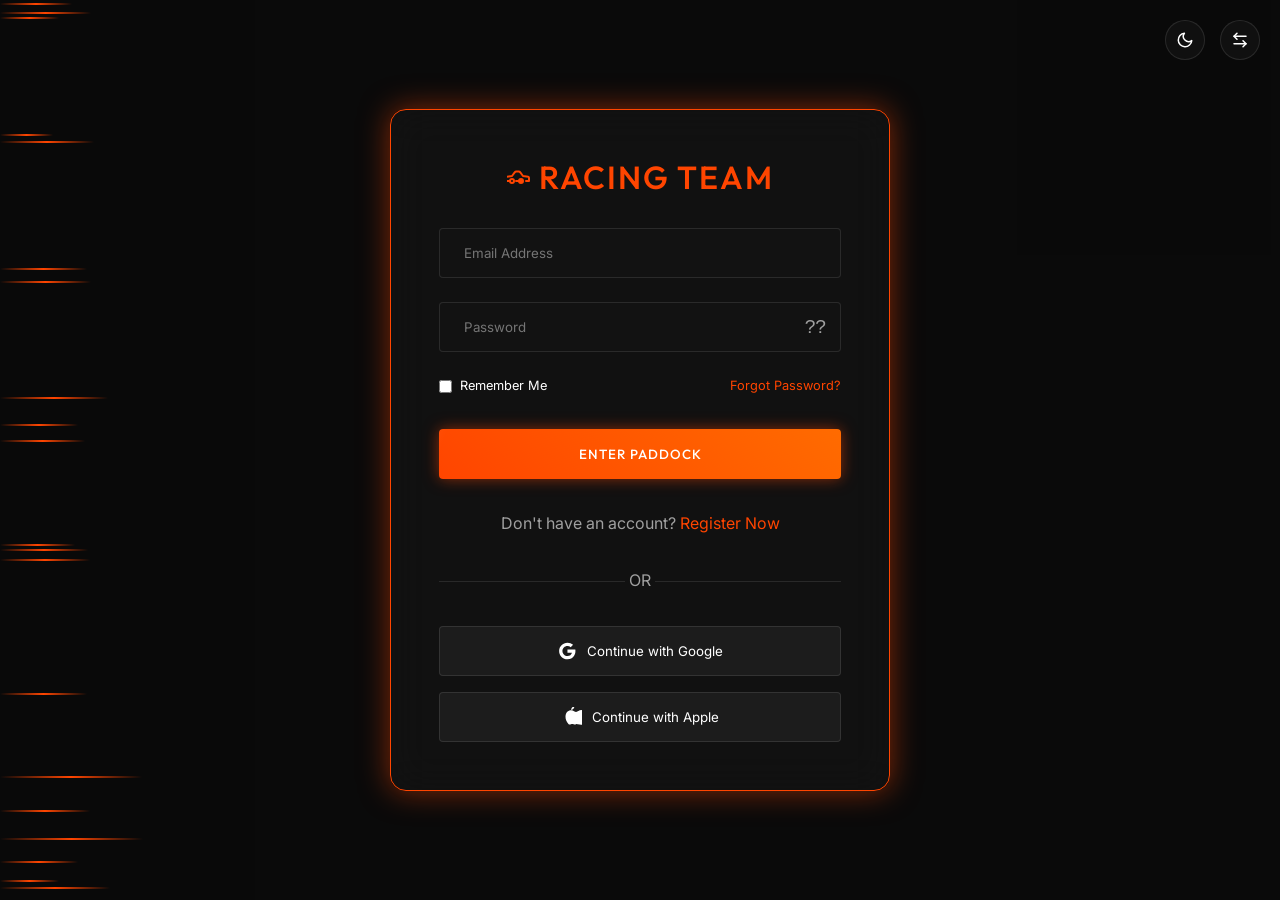
<file: login.html>
<!DOCTYPE html>
<html lang="en" data-theme="dark" dir="ltr">
<head>
  <meta charset="UTF-8">
  <meta name="viewport" content="width=device-width, initial-scale=1.0">
  <link rel="icon" type="image/svg+xml" href="assets/images/favicon.svg">
  <title>Login - Premium Motorsport Racing Team</title>
  <meta name="description" content="Login to the exclusive Premium Motorsport Racing Team portal.">
  <link rel="stylesheet" href="assets/css/variables.css">
  <link rel="stylesheet" href="assets/css/global.css">
  <link rel="stylesheet" href="assets/css/components.css">
  <link rel="stylesheet" href="assets/css/animations.css">
  <style>
    /* Specific styles for Auth Pages */
    .auth-page {
      min-height: 100vh;
      display: flex;
      align-items: center;
      justify-content: center;
      background: url('https://images.unsplash.com/photo-1541443131876-44b0322278fd?q=80&w=2070&auto=format&fit=crop') center/cover no-repeat;
      position: relative;
    }
    .auth-page::before {
      content: '';
      position: absolute;
      top: 0; left: 0; right: 0; bottom: 0;
      background: rgba(10, 10, 10, 0.85); /* Dark overlay */
    }
    .auth-container {
      position: relative;
      z-index: 10;
      width: 100%;
      max-width: 500px;
      padding: 3rem;
      background: var(--glass-bg);
      backdrop-filter: blur(20px);
      -webkit-backdrop-filter: blur(20px);
      border: 1px solid var(--brand-orange);
      border-radius: 16px;
      box-shadow: 0 0 30px var(--brand-orange-glow);
      animation: motionBlurIn 1s ease-out;
      margin: 2rem;
    }
    .auth-logo {
      text-align: center;
      margin-bottom: 2rem;
      font-family: var(--font-heading);
      font-size: 2rem;
      color: var(--brand-orange);
      text-transform: uppercase;
      letter-spacing: 2px;
    }
    .social-logins {
      display: flex;
      flex-direction: column;
      gap: 1rem;
      margin-bottom: 2rem;
    }
    .btn-social {
      width: 100%;
      background: rgba(255, 255, 255, 0.05);
      border: 1px solid var(--border-color);
      color: var(--text-primary);
      height: 50px;
      display: flex;
      align-items: center;
      justify-content: center;
      gap: 10px;
      border-radius: 4px;
      transition: var(--transition-fast);
      font-family: var(--font-primary);
      
    }
    .btn-social:hover {
      background: rgba(255, 255, 255, 0.1);
      border-color: var(--brand-orange);
    }
    .divider {
      display: flex;
      align-items: center;
      text-align: center;
      color: var(--text-secondary);
      margin-bottom: 2rem;
    }
    .divider::before, .divider::after {
      content: '';
      flex: 1;
      border-bottom: 1px solid var(--border-color);
    }
    .divider:not(:empty)::before { margin-right: .25em; }
    .divider:not(:empty)::after { margin-left: .25em; }
    
    .auth-actions {
      display: flex;
      justify-content: space-between;
      align-items: center;
      margin-bottom: 2rem;
      font-size: 0.8rem;
    }
    .btn-submit {
      width: 100%;
    }
    .auth-footer {
      margin-top: 2rem;
      text-align: center;
      color: var(--text-secondary);
    }
    .auth-footer a {
      color: var(--brand-orange);
      transition: var(--transition-fast);
    }
    .auth-footer a:hover {
      text-shadow: 0 0 8px var(--brand-orange-glow);
    }
    .password-wrapper { position: relative; }
    .toggle-password {
      position: absolute;
      right: 15px;
      top: 50%;
      transform: translateY(-50%);
      background: none;
      border: none;
      color: var(--text-secondary);
      font-size: 1.2rem;
      
    }
    [dir="rtl"] .toggle-password {
      right: auto;
      left: 15px;
    }
    .toggles {
      position: absolute;
      top: 20px;
      right: 20px;
      display: flex;
      gap: 15px;
      z-index: 20;
    }
    [dir="rtl"] .toggles {
      right: auto;
      left: 20px;
    }
    .toggle-btn {
      background: var(--glass-bg);
      border: 1px solid var(--border-color);
      color: var(--text-primary);
      width: 40px;
      height: 40px;
      border-radius: 50%;
      display: flex;
      align-items: center;
      justify-content: center;
      transition: var(--transition-fast);
      
    }
    .toggle-btn:hover {
      border-color: var(--brand-orange);
      box-shadow: 0 0 10px var(--brand-orange-glow);
    }
    @media (max-width: 768px) {
      .toggles {
        position: absolute;
        top: 15px;
        right: 15px;
        z-index: 100;
      }
      .auth-container {
        margin-top: 70px;
      }
    }
  </style>
</head>
<body>
  <div class="toggles">
    <button class="toggle-btn theme-toggle" title="Toggle Theme"><svg width="18" height="18" viewBox="0 0 24 24" fill="none" stroke="currentColor" stroke-width="2" stroke-linecap="round" stroke-linejoin="round"><path d="M21 12.79A9 9 0 1 1 11.21 3 7 7 0 0 0 21 12.79z"></path></svg></button>
    <button class="toggle-btn rtl-toggle" title="Toggle RTL"><svg width="18" height="18" viewBox="0 0 24 24" fill="none" stroke="currentColor" stroke-width="2" stroke-linecap="round" stroke-linejoin="round"><path d="M8 3L4 7l4 4"/><path d="M4 7h16"/><path d="M16 21l4-4-4-4"/><path d="M20 17H4"/></svg></button>
  </div>
  <main class="auth-page">
    <div class="speed-lines"></div>
    <div class="auth-container glass-card">
      <h1 class="auth-logo"><a href="index.html" style="color: inherit; text-decoration: none; display: flex; align-items: center; justify-content: center;"><svg width="24" height="24" viewBox="0 0 24 24" fill="none" stroke="var(--brand-orange)" stroke-width="2" stroke-linecap="round" stroke-linejoin="round" style="margin-right: 8px; vertical-align: text-bottom;">
          <path d="M14 16H9m10 0h3v-3.15a1 1 0 0 0-.84-.99L16 11l-2.7-3.6a2 2 0 0 0-1.6-.8H9.3a2 2 0 0 0-1.6.8L5 11l-5.16.86a1 1 0 0 0-.84.99V16h3m14 0a2 2 0 1 1-4 0 2 2 0 0 1 4 0zM7 16a2 2 0 1 1-4 0 2 2 0 0 1 4 0z"></path>
        </svg>RACING TEAM</a></h1>
      
      <form action="index.html" method="GET">
        <div class="form-group">
          <input type="email" class="form-control" placeholder="Email Address" required>
        </div>
        <div class="form-group password-wrapper">
          <input type="password" class="form-control" id="password" placeholder="Password" required>
          <button type="button" class="toggle-password" onclick="const p=document.getElementById('password'); p.type=p.type==='password'?'text':'password';">??</button>
        </div>
        
        <div class="auth-actions" style="flex-wrap: nowrap; gap: 10px;">
          <label style="display:flex; align-items:center; gap:8px; white-space: nowrap;">
            <input type="checkbox"> Remember Me
          </label>
          <a href="#" style="color:var(--brand-orange); white-space: nowrap;">Forgot Password?</a>
        </div>

        <button type="submit" class="btn btn-primary btn-submit">ENTER PADDOCK</button>
      </form>

      <div class="auth-footer">
        Don't have an account? <a href="register.html">Register Now</a>
      </div>

      <div class="divider" style="margin-top: 2rem;">OR</div>

      <div class="social-logins" style="margin-bottom: 0;">
        <button class="btn-social">
          <svg width="20" height="20" viewBox="0 0 24 24" fill="currentColor"><path d="M12.545,10.239v3.821h5.445c-0.712,2.315-2.647,3.972-5.445,3.972c-3.332,0-6.033-2.701-6.033-6.032s2.701-6.032,6.033-6.032c1.498,0,2.866,0.549,3.921,1.453l2.814-2.814C17.503,2.988,15.139,2,12.545,2C7.021,2,2.543,6.477,2.543,12s4.478,10,10.002,10c8.396,0,10.249-7.85,9.426-11.748L12.545,10.239z"/></svg>
          Continue with Google
        </button>
        <button class="btn-social">
          <svg width="20" height="20" viewBox="0 0 24 24" fill="currentColor"><path d="M17.05 20.28c-.98.95-2.05.8-3.08.35-1.09-.46-2.09-.48-3.24 0-1.08.45-2.1.58-3.01-.36-4.11-4.04-4.83-11.51-1.04-14.77 1.44-1.25 3.06-1.55 4.31-1.55 1.25 0 2.45.54 3.48 1.11.83.47 1.48.86 2.44.86 1.05 0 1.8-.46 2.8-1.05 1.15-.67 2.62-1.37 4.26-1.11 1.06.17 2.76.71 3.99 2.5-.2.13-2.45 1.48-2.39 4.32.07 3.32 2.87 4.41 3.01 4.47-.02.06-.47 1.63-1.61 3.29-1.01 1.48-2.11 3.01-3.93 2.93zm-3.35-18.06c-.66.82-1.63 1.34-2.67 1.27-.13-1.09.35-2.14 1.06-2.92.65-.75 1.63-1.35 2.68-1.29.13 1.13-.37 2.16-1.07 2.94z"/></svg>
          Continue with Apple
        </button>
      </div>
    </div>
  </main>

  <script src="assets/js/main.js"></script>
  <script src="assets/js/animations.js"></script>
  <button id="backToTop" class="back-to-top" title="Back to Top">
    <svg width="24" height="24" viewBox="0 0 24 24" fill="none" stroke="currentColor" stroke-width="2" stroke-linecap="round" stroke-linejoin="round">
      <path d="M18 15l-6-6-6 6"/>
    </svg>
  </button>
</body>
</html>
</file>
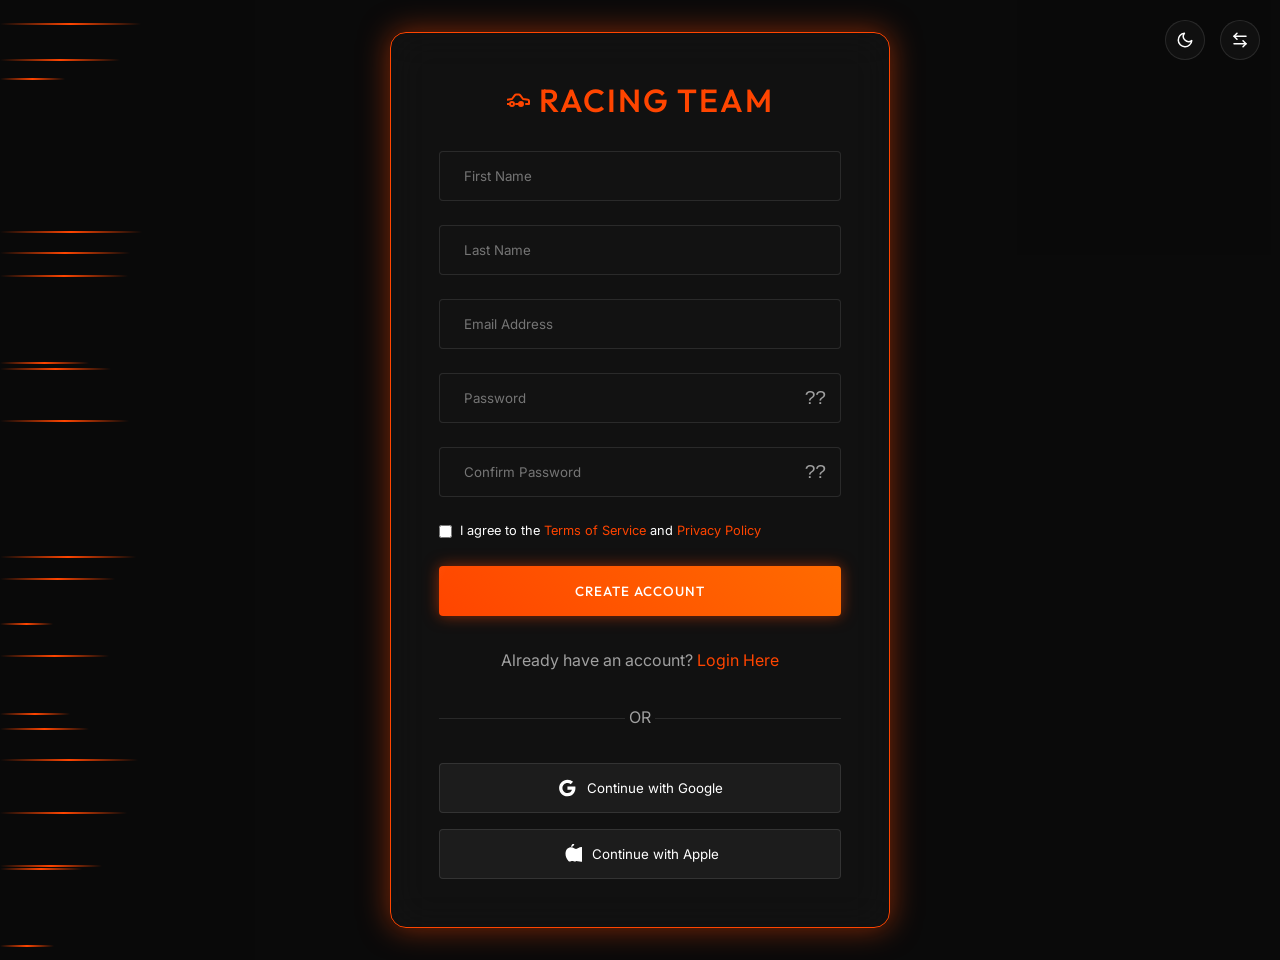
<file: register.html>
<!DOCTYPE html>
<html lang="en" data-theme="dark" dir="ltr">
<head>
  <meta charset="UTF-8">
  <meta name="viewport" content="width=device-width, initial-scale=1.0">
  <link rel="icon" type="image/svg+xml" href="assets/images/favicon.svg">
  <title>Register - Premium Motorsport Racing Team</title>
  <meta name="description" content="Register for the exclusive Premium Motorsport Racing Team portal.">
  <link rel="stylesheet" href="assets/css/variables.css">
  <link rel="stylesheet" href="assets/css/global.css">
  <link rel="stylesheet" href="assets/css/components.css">
  <link rel="stylesheet" href="assets/css/animations.css">
  <style>
    /* Specific styles for Auth Pages */
    .auth-page {
      min-height: 100vh;
      display: flex;
      align-items: center;
      justify-content: center;
      background: url('https://images.unsplash.com/photo-1536643272993-27082f4b46c6?q=80&w=2070&auto=format&fit=crop') center/cover no-repeat;
      position: relative;
    }
    .auth-page::before {
      content: '';
      position: absolute;
      top: 0; left: 0; right: 0; bottom: 0;
      background: rgba(10, 10, 10, 0.85); /* Dark overlay */
    }
    .auth-container {
      position: relative;
      z-index: 10;
      width: 100%;
      max-width: 500px;
      padding: 3rem;
      background: var(--glass-bg);
      backdrop-filter: blur(20px);
      -webkit-backdrop-filter: blur(20px);
      border: 1px solid var(--brand-orange);
      border-radius: 16px;
      box-shadow: 0 0 30px var(--brand-orange-glow);
      animation: motionBlurIn 1s ease-out;
      margin: 2rem;
    }
    .auth-logo {
      text-align: center;
      margin-bottom: 2rem;
      font-family: var(--font-heading);
      font-size: 2rem;
      color: var(--brand-orange);
      text-transform: uppercase;
      letter-spacing: 2px;
    }
    .social-logins {
      display: flex;
      flex-direction: column;
      gap: 1rem;
      margin-top: 2rem;
    }
    .btn-social {
      width: 100%;
      background: rgba(255, 255, 255, 0.05);
      border: 1px solid var(--border-color);
      color: var(--text-primary);
      height: 50px;
      display: flex;
      align-items: center;
      justify-content: center;
      gap: 10px;
      border-radius: 4px;
      transition: var(--transition-fast);
      font-family: var(--font-primary);
      cursor: pointer;
    }
    .btn-social:hover {
      background: rgba(255, 255, 255, 0.1);
      border-color: var(--brand-orange);
    }
    .divider {
      display: flex;
      align-items: center;
      text-align: center;
      color: var(--text-secondary);
      margin-top: 2rem;
    }
    .divider::before, .divider::after {
      content: '';
      flex: 1;
      border-bottom: 1px solid var(--border-color);
    }
    .divider:not(:empty)::before { margin-right: .25em; }
    .divider:not(:empty)::after { margin-left: .25em; }
    .btn-submit {
      width: 100%;
    }
    .auth-footer {
      margin-top: 2rem;
      text-align: center;
      color: var(--text-secondary);
    }
    .auth-footer a {
      color: var(--brand-orange);
      transition: var(--transition-fast);
    }
    .auth-footer a:hover {
      text-shadow: 0 0 8px var(--brand-orange-glow);
    }
    .password-wrapper { position: relative; }
    .toggle-password {
      position: absolute;
      right: 15px;
      top: 50%;
      transform: translateY(-50%);
      background: none;
      border: none;
      color: var(--text-secondary);
      font-size: 1.2rem;
      
    }
    [dir="rtl"] .toggle-password {
      right: auto;
      left: 15px;
    }
    .toggles {
      position: absolute;
      top: 20px;
      right: 20px;
      display: flex;
      gap: 15px;
      z-index: 20;
    }
    [dir="rtl"] .toggles {
      right: auto;
      left: 20px;
    }
    .toggle-btn {
      background: var(--glass-bg);
      border: 1px solid var(--border-color);
      color: var(--text-primary);
      width: 40px;
      height: 40px;
      border-radius: 50%;
      display: flex;
      align-items: center;
      justify-content: center;
      transition: var(--transition-fast);
      
    }
    .toggle-btn:hover {
      border-color: var(--brand-orange);
      box-shadow: 0 0 10px var(--brand-orange-glow);
    }
    @media (max-width: 768px) {
      .toggles {
        position: absolute;
        top: 15px;
        right: 15px;
        z-index: 100;
      }
      .auth-container {
        margin-top: 70px;
      }
    }
  </style>
</head>
<body>
  <div class="toggles">
    <button class="toggle-btn theme-toggle" title="Toggle Theme"><svg width="18" height="18" viewBox="0 0 24 24" fill="none" stroke="currentColor" stroke-width="2" stroke-linecap="round" stroke-linejoin="round"><path d="M21 12.79A9 9 0 1 1 11.21 3 7 7 0 0 0 21 12.79z"></path></svg></button>
    <button class="toggle-btn rtl-toggle" title="Toggle RTL"><svg width="18" height="18" viewBox="0 0 24 24" fill="none" stroke="currentColor" stroke-width="2" stroke-linecap="round" stroke-linejoin="round"><path d="M8 3L4 7l4 4"/><path d="M4 7h16"/><path d="M16 21l4-4-4-4"/><path d="M20 17H4"/></svg></button>
  </div>
  <main class="auth-page">
    <div class="speed-lines"></div>
    <div class="auth-container glass-card">
      <h1 class="auth-logo"><a href="index.html" style="color: inherit; text-decoration: none; display: flex; align-items: center; justify-content: center;"><svg width="24" height="24" viewBox="0 0 24 24" fill="none" stroke="var(--brand-orange)" stroke-width="2" stroke-linecap="round" stroke-linejoin="round" style="margin-right: 8px; vertical-align: text-bottom;"><path d="M14 16H9m10 0h3v-3.15a1 1 0 0 0-.84-.99L16 11l-2.7-3.6a2 2 0 0 0-1.6-.8H9.3a2 2 0 0 0-1.6.8L5 11l-5.16.86a1 1 0 0 0-.84.99V16h3m14 0a2 2 0 1 1-4 0 2 2 0 0 1 4 0zM7 16a2 2 0 1 1-4 0 2 2 0 0 1 4 0z"></path></svg>RACING TEAM</a></h1>
      
      <form action="login.html" method="GET">
        <div class="form-group">
          <input type="text" class="form-control" placeholder="First Name" required>
        </div>
        <div class="form-group">
          <input type="text" class="form-control" placeholder="Last Name" required>
        </div>
        <div class="form-group">
          <input type="email" class="form-control" placeholder="Email Address" required>
        </div>
        <div class="form-group password-wrapper">
          <input type="password" class="form-control" id="password" placeholder="Password" required>
          <button type="button" class="toggle-password" onclick="const p=document.getElementById('password'); p.type=p.type==='password'?'text':'password';">??</button>
        </div>
        <div class="form-group password-wrapper">
          <input type="password" class="form-control" id="confirm-password" placeholder="Confirm Password" required>
          <button type="button" class="toggle-password" onclick="const p=document.getElementById('confirm-password'); p.type=p.type==='password'?'text':'password';">??</button>
        </div>
        
        <div class="form-group" style="font-size: 0.8rem;">
          <label style="display:flex; align-items:start; gap:8px;">
            <input type="checkbox" required style="margin-top: 4px;"> 
            <span>I agree to the <a href="#" style="color:var(--brand-orange);">Terms of Service</a> and <a href="#" style="color:var(--brand-orange);">Privacy Policy</a></span>
          </label>
        </div>

        <button type="submit" class="btn btn-primary btn-submit">CREATE ACCOUNT</button>
      </form>

      <div class="auth-footer">
        Already have an account? <a href="login.html">Login Here</a>
      </div>

      <div class="divider">OR</div>

      <div class="social-logins">
        <button class="btn-social">
          <svg width="20" height="20" viewBox="0 0 24 24" fill="currentColor"><path d="M12.545,10.239v3.821h5.445c-0.712,2.315-2.647,3.972-5.445,3.972c-3.332,0-6.033-2.701-6.033-6.032s2.701-6.032,6.033-6.032c1.498,0,2.866,0.549,3.921,1.453l2.814-2.814C17.503,2.988,15.139,2,12.545,2C7.021,2,2.543,6.477,2.543,12s4.478,10,10.002,10c8.396,0,10.249-7.85,9.426-11.748L12.545,10.239z"/></svg>
          Continue with Google
        </button>
        <button class="btn-social">
          <svg width="20" height="20" viewBox="0 0 24 24" fill="currentColor"><path d="M17.05 20.28c-.98.95-2.05.8-3.08.35-1.09-.46-2.09-.48-3.24 0-1.08.45-2.1.58-3.01-.36-4.11-4.04-4.83-11.51-1.04-14.77 1.44-1.25 3.06-1.55 4.31-1.55 1.25 0 2.45.54 3.48 1.11.83.47 1.48.86 2.44.86 1.05 0 1.8-.46 2.8-1.05 1.15-.67 2.62-1.37 4.26-1.11 1.06.17 2.76.71 3.99 2.5-.2.13-2.45 1.48-2.39 4.32.07 3.32 2.87 4.41 3.01 4.47-.02.06-.47 1.63-1.61 3.29-1.01 1.48-2.11 3.01-3.93 2.93zm-3.35-18.06c-.66.82-1.63 1.34-2.67 1.27-.13-1.09.35-2.14 1.06-2.92.65-.75 1.63-1.35 2.68-1.29.13 1.13-.37 2.16-1.07 2.94z"/></svg>
          Continue with Apple
        </button>
      </div>
    </div>
  </main>

  <script src="assets/js/main.js"></script>
  <script src="assets/js/animations.js"></script>
  <button id="backToTop" class="back-to-top" title="Back to Top">
    <svg width="24" height="24" viewBox="0 0 24 24" fill="none" stroke="currentColor" stroke-width="2" stroke-linecap="round" stroke-linejoin="round">
      <path d="M18 15l-6-6-6 6"/>
    </svg>
  </button>
</body>
</html>
</file>
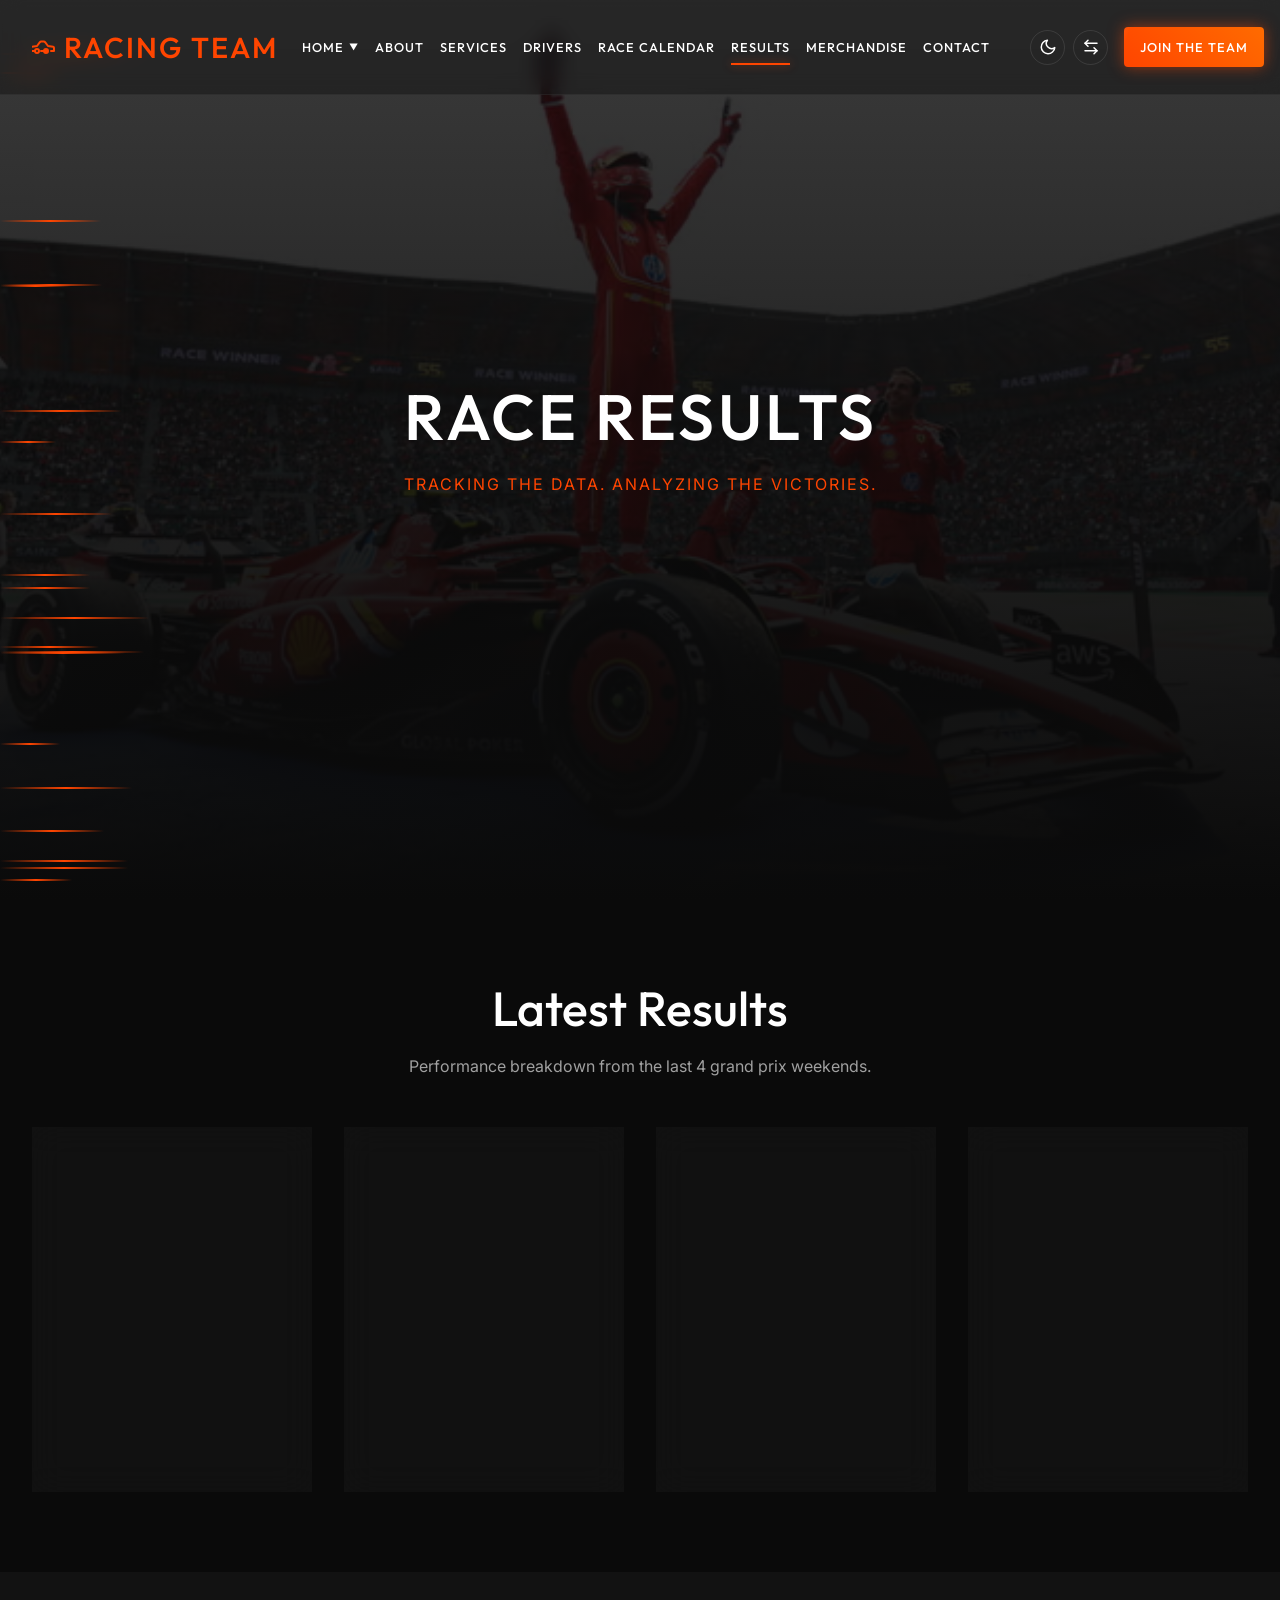
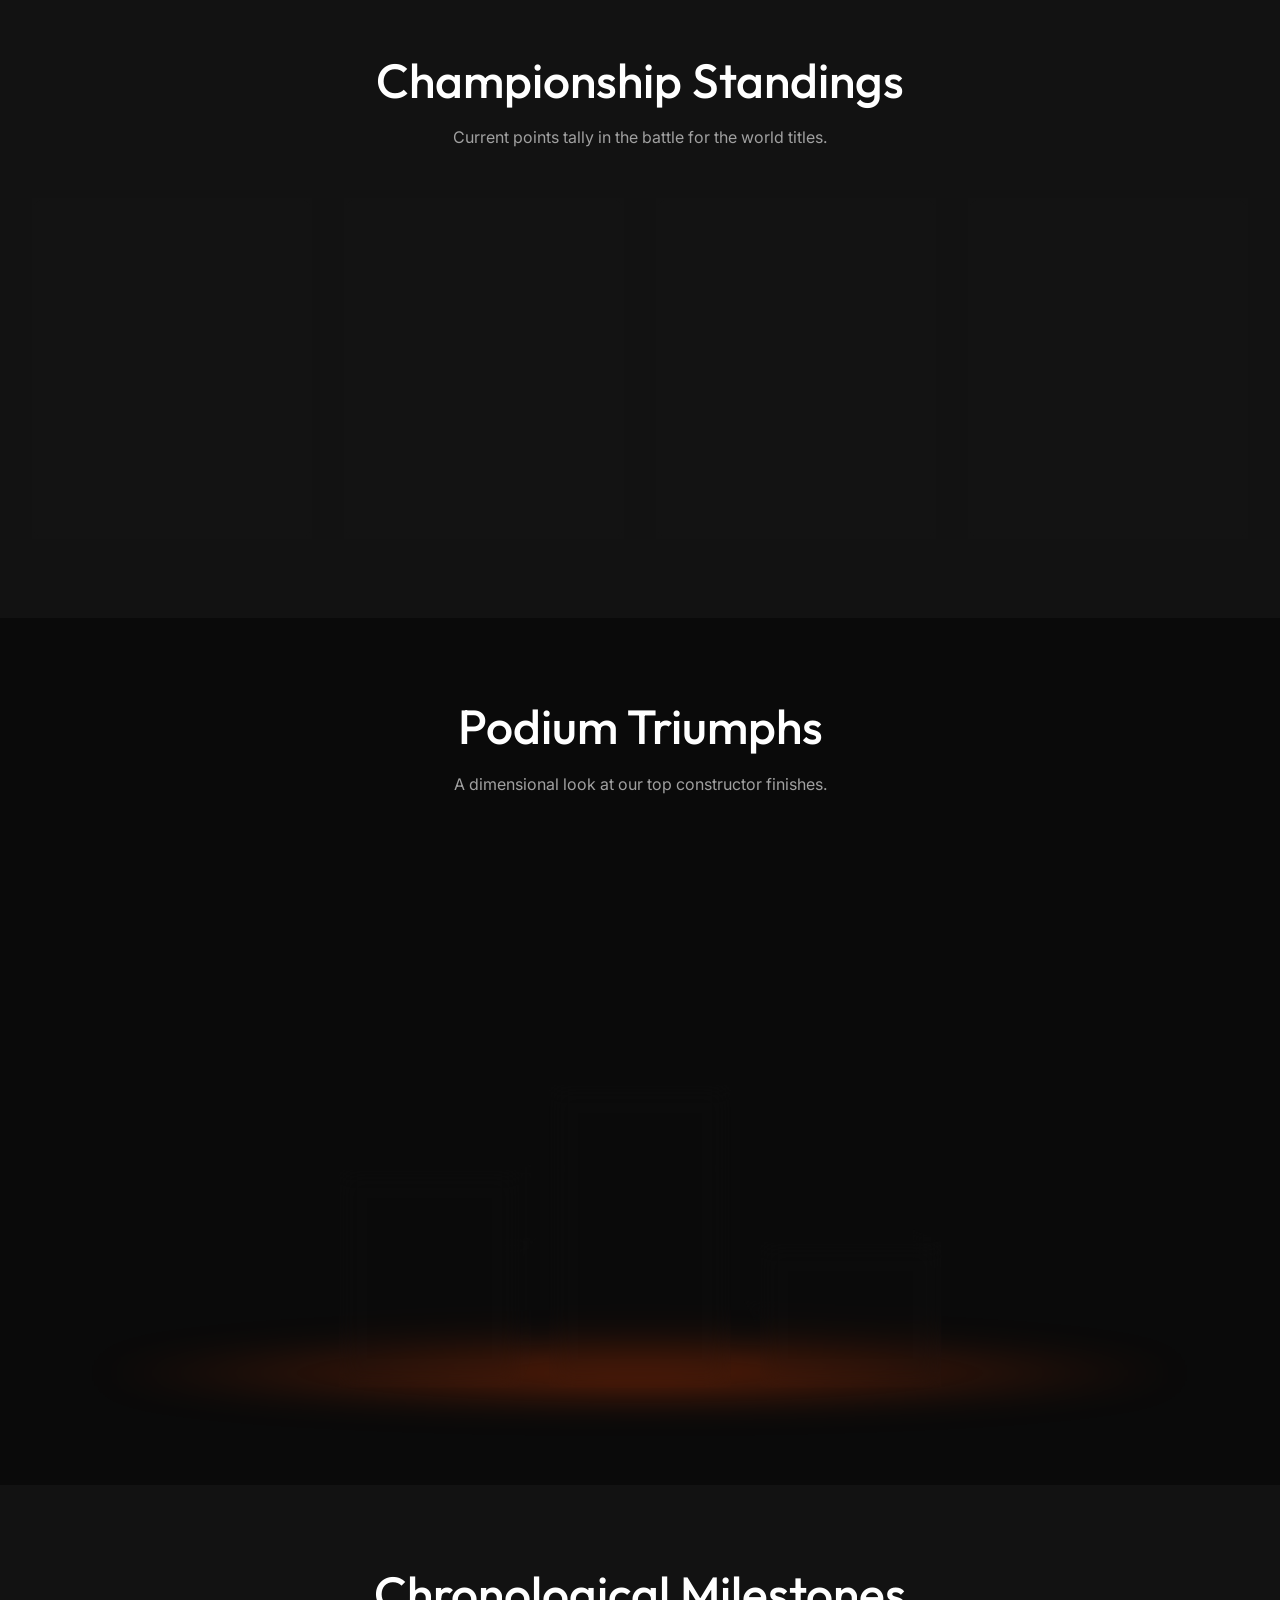
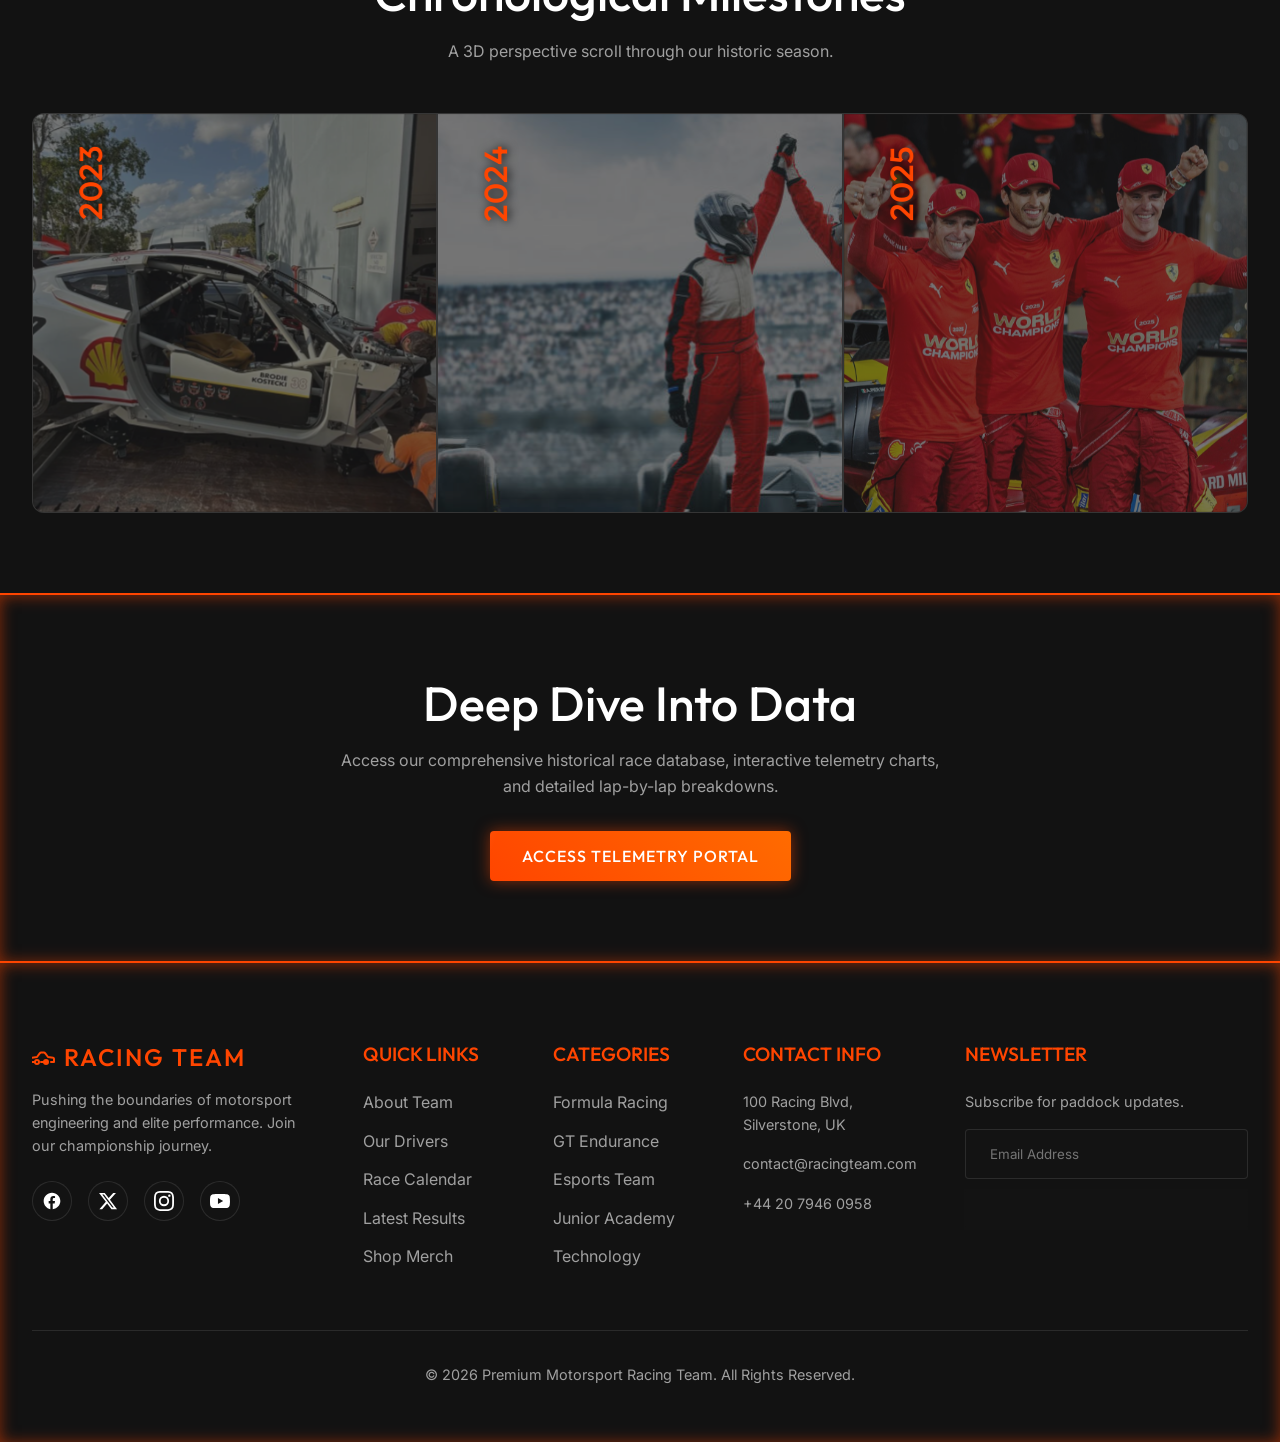
<file: results.html>
<!DOCTYPE html>
<html lang="en" data-theme="dark" dir="ltr">
<head>
  <meta charset="UTF-8">
  <meta name="viewport" content="width=device-width, initial-scale=1.0">
  <link rel="icon" type="image/svg+xml" href="assets/images/favicon.svg">
  <title>Results - Premium Motorsport Racing Team</title>
  <meta name="description" content="View the latest race results, championship standings, and team statistics.">
  <link rel="stylesheet" href="assets/css/variables.css">
  <link rel="stylesheet" href="assets/css/global.css">
  <link rel="stylesheet" href="assets/css/components.css">
  <link rel="stylesheet" href="assets/css/animations.css">
  <style>
    .page-hero { height: 100vh; display: flex; align-items: center; justify-content: center; position: relative; background: url('https://images.unsplash.com/photo-1541443131876-44b0322278fd?q=80&w=2070&auto=format&fit=crop') center/cover no-repeat; }
    .page-hero::before { content: ''; position: absolute; top: 0; left: 0; width: 100%; height: 100%; background: linear-gradient(to bottom, rgba(10,10,10,0.8), rgba(10,10,10,1)); }
    .page-hero-content { position: relative; z-index: 2; text-align: center; }
    .page-hero-title { font-size: clamp(2.5rem, 5vw, 4.5rem); text-transform: uppercase; letter-spacing: 3px; margin-bottom: 1rem; animation: reveal 1s forwards; }
    
    .main-header { position: fixed; top: 0; left: 0; width: 100%; z-index: var(--z-nav); background: rgba(10, 10, 10, 0.4); backdrop-filter: blur(10px); -webkit-backdrop-filter: blur(10px); border-bottom: 1px solid var(--glass-border); transition: all var(--transition-normal); padding: 1.5rem 0; }
    .main-header.scrolled { padding: 0.8rem 0; background: rgba(10, 10, 10, 0.9); box-shadow: 0 4px 20px rgba(0,0,0,0.5); }
    .nav-container { display: flex; justify-content: space-between; align-items: center; max-width: var(--container-width); margin: 0 auto; padding: 0 var(--container-padding); }
    .logo { font-family: var(--font-heading); font-size: 1.8rem; font-weight: 550; color: var(--brand-orange); letter-spacing: 2px; text-transform: uppercase; }
    .nav-menu { display: flex; gap: 1rem; align-items: center; }
    .nav-link { font-family: var(--font-heading); font-size: 0.8rem; font-weight: 500; text-transform: uppercase; letter-spacing: 1px; position: relative; padding: 0.5rem 0; transition: var(--transition-fast);  }
    .nav-link::after { content: ''; position: absolute; bottom: 0; left: 0; width: 0%; height: 2px; background: var(--brand-orange); transition: width var(--transition-normal); box-shadow: 0 0 8px var(--brand-orange-glow); }
    .nav-link:hover::after, .nav-link.active::after { width: 100%; }
    .nav-link:hover { color: var(--brand-orange); }
    .nav-actions { display: flex; gap: 1rem; align-items: center; }
    .toggles-nav { display: flex; gap: 0.5rem; }
    .toggle-btn { background: transparent; border: 1px solid var(--border-color); color: var(--text-primary); width: 35px; height: 35px; border-radius: 50%; display: flex; align-items: center; justify-content: center; transition: var(--transition-fast);  }
    .toggle-btn:hover { border-color: var(--brand-orange); box-shadow: 0 0 10px var(--brand-orange-glow); }
    .hamburger { display: none; flex-direction: column; gap: 5px; background: none; border: none;  }
    .hamburger span { width: 25px; height: 2px; background: var(--text-primary); transition: var(--transition-fast); }
    @media (max-width: 1024px) {
      .nav-menu { position: fixed; top: 0; right: -100%; width: 300px; max-width: 100vw; height: 100vh; background: var(--bg-primary); flex-direction: column; justify-content: flex-start; padding-top: 60px; padding-bottom: 1rem; overflow-y: auto; transition: right var(--transition-normal); border-left: 1px solid var(--border-color); }
      [dir="rtl"] .nav-menu { right: auto; left: -100%; border-left: none; border-right: 1px solid var(--border-color); }
      .nav-menu.active { right: 0; }
      [dir="rtl"] .nav-menu.active { left: 0; }
      .hamburger { display: flex; z-index: var(--z-dropdown); margin-left: auto; }
      [dir="rtl"] .hamburger { margin-left: 0; margin-right: auto; }
      .hamburger.active span:nth-child(1) { transform: rotate(45deg) translate(5px, 5px); }
      .hamburger.active span:nth-child(2) { opacity: 0; }
      .hamburger.active span:nth-child(3) { transform: rotate(-45deg) translate(5px, -5px); }
      .nav-actions { display: none; }
      .mobile-nav-actions { display: flex !important; }
      .nav-menu { gap: 0.5rem !important; }
      .nav-link { padding: 0.25rem 0; font-size: 0.9rem; }
    }
    
    .main-footer { background: var(--bg-secondary); padding: 5rem 0 2rem; position: relative; }
    .footer-grid { display: grid; grid-template-columns: 2fr 1fr 1fr 1fr 2fr; gap: 3rem; margin-bottom: 3rem; }
    .footer-col h4 { color: var(--brand-orange); margin-bottom: 1.5rem; font-size: 1.2rem; text-transform: uppercase; }
    .footer-links li { margin-bottom: 0.8rem; }
    .footer-links a { color: var(--text-secondary); transition: var(--transition-fast); }
    .footer-links a:hover { color: var(--brand-orange); padding-left: 5px; }
    [dir="rtl"] .footer-links a:hover { padding-left: 0; padding-right: 5px; }
    .social-icons { display: flex; gap: 1rem; margin-top: 1.5rem; }
    .social-icon { width: 40px; height: 40px; background: var(--glass-bg); border: 1px solid var(--border-color); display: flex; align-items: center; justify-content: center; border-radius: 50%; transition: var(--transition-fast); }
    .social-icon:hover { border-color: var(--brand-orange); background: var(--brand-orange-glow); transform: translateY(-3px); }
    .footer-bottom { border-top: 1px solid var(--border-color); padding-top: 2rem; text-align: center; color: var(--text-secondary); font-size: 0.9rem; }
    @media (max-width: 1024px) { .footer-grid { grid-template-columns: 1fr 1fr; } .footer-col:last-child { grid-column: 1 / -1; text-align: center; } .footer-col:last-child form { margin: 0 auto; max-width: 400px; } }
    @media (max-width: 600px) { .footer-grid { grid-template-columns: 1fr; } }
  </style>
</head>
<body>

  <header class="main-header">
    <div class="nav-container">
      <a href="index.html" class="logo" style="display: flex; align-items: center; white-space: nowrap; margin-right: 1.5rem;">
        <svg width="24" height="24" viewBox="0 0 24 24" fill="none" stroke="var(--brand-orange)" stroke-width="2" stroke-linecap="round" stroke-linejoin="round" style="margin-right: 8px; vertical-align: text-bottom;">
          <path d="M14 16H9m10 0h3v-3.15a1 1 0 0 0-.84-.99L16 11l-2.7-3.6a2 2 0 0 0-1.6-.8H9.3a2 2 0 0 0-1.6.8L5 11l-5.16.86a1 1 0 0 0-.84.99V16h3m14 0a2 2 0 1 1-4 0 2 2 0 0 1 4 0zM7 16a2 2 0 1 1-4 0 2 2 0 0 1 4 0z"></path>
        </svg>
        RACING TEAM
      </a>
            <nav class="nav-menu" id="nav-menu">
        <div class="nav-item-dropdown" style="position: relative; display: inline-block;">
          <a href="#" class="nav-link" style="display: flex; align-items: center;">Home <span style="font-size: 0.7em; margin-left: 5px;">&#9660;</span></a>
          <div class="dropdown-content" style="display: none; position: absolute; background: rgba(10, 10, 10, 0.9); min-width: 150px; box-shadow: 0px 8px 16px 0px rgba(0,0,0,0.8); z-index: 1; border-radius: 4px; border: 1px solid var(--border-color); top: 100%; left: 0; flex-direction: column;">
            <a href="index.html" style="color: var(--text-primary); padding: 12px 16px; text-decoration: none; font-family: var(--font-heading); font-size: 0.85rem; text-transform: uppercase; letter-spacing: 1px; transition: 0.2s;">Home 1</a>
            <a href="home2.html" style="color: var(--text-primary); padding: 12px 16px; text-decoration: none; font-family: var(--font-heading); font-size: 0.85rem; text-transform: uppercase; letter-spacing: 1px; transition: 0.2s;">Home 2</a>
          </div>
        </div>
        <a href="about.html" class="nav-link">About</a>
        <a href="services.html" class="nav-link">Services</a>
        <a href="drivers.html" class="nav-link">Drivers</a>
        <a href="calendar.html" class="nav-link">Race Calendar</a>
        <a href="results.html" class="nav-link active">Results</a>
        <a href="merchandise.html" class="nav-link">Merchandise</a>
        <a href="contact.html" class="nav-link">Contact</a>
              <div class="mobile-nav-actions" style="display: none; flex-direction: column; gap: 0.5rem; padding: 0.5rem 2rem; margin-top: 0.5rem; border-top: 1px solid var(--border-color); width: 100%; align-items: center;">
          <div class="toggles-nav" style="justify-content: center; margin-bottom: 0.25rem; display: flex; gap: 0.5rem;">
            <button class="toggle-btn theme-toggle" title="Toggle Theme"><svg width="18" height="18" viewBox="0 0 24 24" fill="none" stroke="currentColor" stroke-width="2" stroke-linecap="round" stroke-linejoin="round"><path d="M21 12.79A9 9 0 1 1 11.21 3 7 7 0 0 0 21 12.79z"></path></svg></button>
            <button class="toggle-btn rtl-toggle" title="Toggle RTL"><svg width="18" height="18" viewBox="0 0 24 24" fill="none" stroke="currentColor" stroke-width="2" stroke-linecap="round" stroke-linejoin="round"><path d="M8 3L4 7l4 4"/><path d="M4 7h16"/><path d="M16 21l4-4-4-4"/><path d="M20 17H4"/></svg></button>
          </div>
          <a href="register.html" class="btn btn-primary" style="text-align: center; width: 100%; height: 40px; line-height: 40px; padding: 0;">Join The Team</a>
          <a href="sponsors.html" class="btn btn-secondary" style="text-align: center; width: 100%; height: 40px; line-height: 40px; padding: 0;">Become Sponsor</a>
        </div>
      </nav>
      <style>
        .nav-item-dropdown:hover .dropdown-content { display: flex !important; }
        .dropdown-content a:hover { color: var(--brand-orange) !important; }
        @media (min-width: 1025px) {
          .nav-menu { display: flex; align-items: center; white-space: nowrap; margin-right: 2.5rem; }
        }
      </style>
      <div class="nav-actions">
        <div class="toggles-nav">
          <button class="toggle-btn theme-toggle" title="Toggle Theme"><svg width="18" height="18" viewBox="0 0 24 24" fill="none" stroke="currentColor" stroke-width="2" stroke-linecap="round" stroke-linejoin="round"><path d="M21 12.79A9 9 0 1 1 11.21 3 7 7 0 0 0 21 12.79z"></path></svg></button>
          <button class="toggle-btn rtl-toggle" title="Toggle RTL"><svg width="18" height="18" viewBox="0 0 24 24" fill="none" stroke="currentColor" stroke-width="2" stroke-linecap="round" stroke-linejoin="round"><path d="M8 3L4 7l4 4"/><path d="M4 7h16"/><path d="M16 21l4-4-4-4"/><path d="M20 17H4"/></svg></button>
        </div>
        <a href="register.html" class="btn btn-primary" style="height: 40px; padding: 0 1rem; font-size: 0.8rem; white-space: nowrap;">Join The Team</a>
        <a href="sponsors.html" class="btn btn-secondary" style="height: 40px; padding: 0 1rem; font-size: 0.8rem; white-space: nowrap;">Become Sponsor</a>
      </div>
      <button class="hamburger" id="hamburger"><span></span><span></span><span></span></button>
    </div>
  </header>

  <!-- 1. Results Hero -->
  <section class="page-hero" style="background-image: url('assets/images/result-hero.png'); background-size: cover; background-position: center; background-repeat: no-repeat;">
    <div class="speed-lines"></div>
    <div class="page-hero-content">
      <h1 class="page-hero-title">Race Results</h1>
      <p style="color: var(--brand-orange); letter-spacing: 2px; text-transform: uppercase;">Tracking The Data. Analyzing The Victories.</p>
    </div>
  </section>

  <!-- 2. Latest Results -->
  <section class="reveal">
    <div class="container">
      <h2 style="text-align: center; margin-bottom: 1rem;">Latest Results</h2>
      <p style="text-align: center; max-width: 600px; margin: 0 auto;">Performance breakdown from the last 4 grand prix weekends.</p>
      
      <div class="grid-4">
        <div class="glass-card">
          <div style="font-size: 2rem; color: var(--brand-orange); font-weight: 550; margin-bottom: 10px;">P1 & P4</div>
          <h3>Singapore GP</h3>
          <p>Total Points: 37</p>
          <p style="font-size: 0.8rem; color: var(--text-secondary);">Flawless strategy execution in mixed conditions led to a commanding victory.</p>
        </div>
        <div class="glass-card">
          <div style="font-size: 2rem; color: var(--text-primary); font-weight: 550; margin-bottom: 10px;">P2 & P3</div>
          <h3>Italian GP</h3>
          <p>Total Points: 33</p>
          <p style="font-size: 0.8rem; color: var(--text-secondary);">Double podium finish at the Temple of Speed, securing vital constructor points.</p>
        </div>
        <div class="glass-card">
          <div style="font-size: 2rem; color: var(--brand-orange); font-weight: 550; margin-bottom: 10px;">P1 & DNF</div>
          <h3>Dutch GP</h3>
          <p>Total Points: 25</p>
          <p style="font-size: 0.8rem; color: var(--text-secondary);">A bittersweet weekend with a dominant win overshadowing a mechanical retirement.</p>
        </div>
        <div class="glass-card">
          <div style="font-size: 2rem; color: var(--text-primary); font-weight: 550; margin-bottom: 10px;">P3 & P5</div>
          <h3>Belgian GP</h3>
          <p>Total Points: 25</p>
          <p style="font-size: 0.8rem; color: var(--text-secondary);">Solid points haul in a rain-shortened sprint weekend at Spa.</p>
        </div>
      </div>
    </div>
  </section>

  <!-- 3. Championship Standings -->
  <section class="reveal" style="background: var(--bg-secondary);">
    <div class="container">
      <h2 style="text-align: center; margin-bottom: 1rem;">Championship Standings</h2>
      <p style="text-align: center; max-width: 600px; margin: 0 auto;">Current points tally in the battle for the world titles.</p>
      
      <div class="grid-4">
        <div class="glass-card" style="text-align: center;">
          <h3 style="color: var(--brand-orange);">Constructor</h3>
          <div style="font-size: 3rem; font-family: var(--font-heading); font-weight: 550;">1st</div>
          <p>Points: 486</p>
          <p style="font-size: 0.8rem; color: var(--brand-orange);">Lead: +54 pts</p>
        </div>
        <div class="glass-card" style="text-align: center;">
          <h3 style="color: var(--brand-orange);">Alex Mercer</h3>
          <div style="font-size: 3rem; font-family: var(--font-heading); font-weight: 550;">1st</div>
          <p>Points: 264</p>
          <p style="font-size: 0.8rem; color: var(--brand-orange);">Lead: +22 pts</p>
        </div>
        <div class="glass-card" style="text-align: center;">
          <h3 style="color: var(--text-secondary);">Sarah Jenkins</h3>
          <div style="font-size: 3rem; font-family: var(--font-heading); font-weight: 550;">3rd</div>
          <p>Points: 222</p>
          <p style="font-size: 0.8rem; color: var(--text-secondary);">Gap: -42 pts</p>
        </div>
        <div class="glass-card" style="text-align: center;">
          <h3 style="color: var(--brand-orange);">Pole Trophy</h3>
          <div style="font-size: 3rem; font-family: var(--font-heading); font-weight: 550;">1st</div>
          <p>Total Poles: 9</p>
          <p style="font-size: 0.8rem; color: var(--brand-orange);">Unbeatable one-lap pace</p>
        </div>
      </div>
    </div>
  </section>

  <!-- 4. 3D Floating Podium Showcase -->
  <section class="reveal">
    <div class="container">
      <h2 style="text-align: center; margin-bottom: 1rem;">Podium Triumphs</h2>
      <p style="text-align: center; max-width: 600px; margin: 0 auto 3rem;">A dimensional look at our top constructor finishes.</p>

      <style>
        .podium-container {
          display: flex;
          justify-content: center;
          align-items: flex-end;
          height: 480px;
          perspective: 1500px;
          gap: 1.5rem;
          margin-top: 6rem;
          margin-bottom: 2rem;
          position: relative;
          transform: scale(1.15);
          transform-origin: bottom center;
        }
        .podium-container::after {
          content: '';
          position: absolute;
          bottom: -30px;
          left: 50%;
          transform: translateX(-50%);
          width: 80%;
          height: 60px;
          background: radial-gradient(ellipse at center, rgba(255, 69, 0, 0.4) 0%, transparent 70%);
          filter: blur(15px);
          pointer-events: none;
        }
        .podium-step {
          position: relative;
          width: 150px;
          transform-style: preserve-3d;
          transition: transform 0.6s cubic-bezier(0.25, 0.8, 0.25, 1);
          cursor: pointer;
        }
        .podium-step:hover {
          transform: rotateY(20deg) rotateX(-5deg) translateZ(40px) translateY(-10px);
        }
        .step-top, .step-front, .step-side {
          position: absolute;
          border: 1px solid rgba(255, 69, 0, 0.4);
          background: linear-gradient(135deg, rgba(30,30,30,0.9) 0%, rgba(15,15,15,0.95) 100%);
          backdrop-filter: blur(10px);
          -webkit-backdrop-filter: blur(10px);
          transition: all 0.5s ease;
        }
        .podium-step:hover .step-top,
        .podium-step:hover .step-front,
        .podium-step:hover .step-side {
          border-color: var(--brand-orange);
          box-shadow: 0 0 20px rgba(255, 69, 0, 0.3) inset;
        }
        .step-top { 
          width: 150px; height: 150px; 
          transform: rotateX(90deg) translateZ(75px); 
          transform-origin: bottom; 
          background: linear-gradient(to bottom, rgba(255,69,0,0.1), transparent);
          box-shadow: inset 0 0 30px rgba(255,69,0,0.2); 
        }
        .step-front { 
          width: 150px; 
          transform: translateZ(75px); 
          display: flex; justify-content: center; align-items: center; 
          font-size: 3.5rem; font-weight: 550; 
          color: transparent; 
          -webkit-text-stroke: 1px var(--brand-orange);
          font-family: var(--font-heading); 
          background: linear-gradient(180deg, rgba(20,20,20,0.8) 0%, rgba(0,0,0,0.9) 100%);
          overflow: hidden;
        }
        .podium-step:hover .step-front {
          color: var(--brand-orange);
          -webkit-text-stroke: 0;
          text-shadow: 0 0 15px var(--brand-orange-glow);
        }
        .step-front::before {
          content: ''; position: absolute; top: 0; left: -100%; width: 50%; height: 100%;
          background: linear-gradient(90deg, transparent, rgba(255,255,255,0.1), transparent);
          transform: skewX(-20deg);
          transition: 0.5s;
        }
        .podium-step:hover .step-front::before { left: 200%; transition: 0.8s ease-in-out; }
        .step-side { 
          width: 150px; 
          transform: rotateY(90deg) translateZ(75px); 
          background: linear-gradient(90deg, rgba(10,10,10,0.9), rgba(5,5,5,0.95)); 
        }
        
        .p1 { height: 250px; z-index: 3; }
        .p2 { height: 180px; z-index: 2; }
        .p3 { height: 120px; z-index: 1; }
        
        .p1 .step-front { height: 250px; }
        .p2 .step-front { height: 180px; }
        .p3 .step-front { height: 120px; }
        
        .p1 .step-side { height: 250px; }
        .p2 .step-side { height: 180px; }
        .p3 .step-side { height: 120px; }

        .podium-hologram {
          position: absolute;
          bottom: 100%;
          left: 50%;
          transform: translateX(-50%) translateZ(50px) translateY(20px);
          text-align: center;
          width: max-content;
          opacity: 0;
          transition: all 0.5s cubic-bezier(0.175, 0.885, 0.32, 1.275);
          pointer-events: none;
          background: rgba(0,0,0,0.6);
          padding: 8px 15px;
          border-radius: 8px;
          border: 1px solid rgba(255,69,0,0.3);
          box-shadow: 0 5px 15px rgba(0,0,0,0.5);
          backdrop-filter: blur(4px);
        }
        .podium-step:hover .podium-hologram {
          opacity: 1;
          transform: translateX(-50%) translateZ(50px) translateY(-15px);
          border-color: var(--brand-orange);
          box-shadow: 0 10px 20px rgba(0,0,0,0.8), 0 0 15px rgba(255,69,0,0.4);
        }
        .podium-hologram h4 { margin: 0; color: var(--text-primary); font-size: 1.3rem; text-shadow: 0 0 10px var(--brand-orange-glow); text-transform: uppercase; letter-spacing: 1px; }
        .podium-hologram p { margin: 0; color: var(--brand-orange); font-size: 0.95rem; font-weight: 550; }
        @media (max-width: 768px) {
          .podium-container { transform: scale(0.6); margin-top: 2rem; }
        }
      </style>

      <style>
        .step-front { display: flex; flex-direction: column; justify-content: center; align-items: center; gap: 0; box-sizing: border-box; }
        .step-front img { 
          width: 88%; 
          object-fit: cover; 
          border-radius: 6px; 
          border: 2px solid rgba(255, 69, 0, 0.6); 
          box-shadow: 0 5px 15px rgba(0,0,0,0.8), 0 0 12px rgba(255, 69, 0, 0.4);
          transition: transform 0.4s cubic-bezier(0.175, 0.885, 0.32, 1.275), box-shadow 0.4s ease, border-color 0.4s ease;
          position: relative;
          z-index: 2;
        }
        .podium-step:hover .step-front img {
          transform: scale(1.1) translateY(-4px);
          box-shadow: 0 15px 25px rgba(0,0,0,0.9), 0 0 25px rgba(255, 69, 0, 0.8);
          border-color: var(--brand-orange);
        }
        .p1 .step-front img { height: 105px; }
        .p2 .step-front img { height: 75px; }
        .p3 .step-front img { height: 45px; }
        .step-front span { line-height: 1; margin-top: -5px; position: relative; z-index: 1; }
      </style>
      <div class="podium-container">
        <!-- P2 -->
        <div class="podium-step p2">
          <div class="podium-hologram">
            <h4>Italian GP</h4>
            <p>Sarah Jenkins</p>
          </div>
          <div class="step-top"></div>
          <div class="step-front">
            <img src="assets/images/italian cp.png" alt="Italian GP">
            <span>2</span>
          </div>
          <div class="step-side"></div>
        </div>
        <!-- P1 -->
        <div class="podium-step p1">
          <div class="podium-hologram">
            <h4>Singapore GP</h4>
            <p>Alex Mercer</p>
          </div>
          <div class="step-top"></div>
          <div class="step-front">
            <img src="assets/images/singaporr gp.png" alt="Singapore GP">
            <span>1</span>
          </div>
          <div class="step-side"></div>
        </div>
        <!-- P3 -->
        <div class="podium-step p3">
          <div class="podium-hologram">
            <h4>Belgian GP</h4>
            <p>David Russo</p>
          </div>
          <div class="step-top"></div>
          <div class="step-front">
            <img src="assets/images/beligian gp.png" alt="Belgian GP">
            <span>3</span>
          </div>
          <div class="step-side"></div>
        </div>
      </div>
    </div>
  </section>

  <!-- 5. Dynamic 3D Accordion Timeline -->
  <section class="reveal" style="background: var(--bg-secondary);">
    <div class="container">
      <h2 style="text-align: center; margin-bottom: 1rem;">Chronological Milestones</h2>
      <p style="text-align: center; max-width: 600px; margin: 0 auto 3rem;">A 3D perspective scroll through our historic season.</p>
      
      <style>
        .timeline-3d {
          display: flex;
          gap: 0;
          perspective: 2000px;
          height: 400px;
        }
        .timeline-card {
          flex: 1;
          position: relative;
          background: rgba(255,255,255,0.05);
          border: 1px solid rgba(255,255,255,0.1);
          transform-style: preserve-3d;
          transition: all 0.6s cubic-bezier(0.25, 0.8, 0.25, 1);
          cursor: pointer;
          overflow: hidden;
          display: flex;
          align-items: flex-end;
          padding: 2rem;
        }
        .timeline-card:first-child { border-radius: 12px 0 0 12px; }
        .timeline-card:last-child { border-radius: 0 12px 12px 0; }
        .timeline-card::before {
          content: '';
          position: absolute;
          inset: 0;
          background-size: cover;
          background-position: center;
          opacity: 0.4;
          transition: opacity 0.6s;
          transform: translateZ(-1px);
        }
        .timeline-card:nth-child(1)::before { background-image: url('assets/images/The%20Rebuild.png'); }
        .timeline-card:nth-child(2)::before { background-image: url('assets/images/Return%20to%20Form.png'); }
        .timeline-card:nth-child(3)::before { background-image: url('assets/images/Championship%20Glory.png'); }
        
        .timeline-card:hover {
          flex: 3;
          transform: translateZ(50px) rotateX(5deg);
          border-color: var(--brand-orange);
          box-shadow: 0 15px 40px rgba(0,0,0,0.8);
        }
        .timeline-card:hover::before { opacity: 0.8; }
        
        .timeline-content {
          transform: translateZ(30px);
          opacity: 0;
          transition: opacity 0.4s 0.2s;
          position: relative;
          z-index: 2;
        }
        .timeline-card:hover .timeline-content { opacity: 1; }
        
        .timeline-year {
          position: absolute;
          top: 2rem; left: 2rem;
          font-family: var(--font-heading);
          font-size: 2rem;
          color: var(--brand-orange);
          font-weight: 550;
          writing-mode: vertical-rl;
          transform: rotate(180deg);
          transition: all 0.6s;
          z-index: 2;
          text-shadow: 0 2px 10px rgba(0,0,0,0.8);
        }
        .timeline-card:hover .timeline-year {
          writing-mode: horizontal-tb;
          transform: rotate(0deg);
        }
        .timeline-content h3 { font-size: 1.5rem; margin-bottom: 0.5rem; text-shadow: 0 2px 5px rgba(0,0,0,0.8); color: #ffffff; }
        .timeline-content p { font-size: 0.9rem; text-shadow: 0 1px 3px rgba(0,0,0,0.8); color: #ffffff; }
        [data-theme="light"] .timeline-content h3,
        [data-theme="light"] .timeline-content p {
          color: #ffffff;
        }
        @media (max-width: 768px) {
          .timeline-3d { flex-direction: column; height: 800px; }
          .timeline-year { writing-mode: horizontal-tb; transform: rotate(0deg); }
        }
      </style>

      <div class="timeline-3d">
        <div class="timeline-card">
          <div class="timeline-year">2023</div>
          <div class="timeline-content">
            <h3>The Rebuild</h3>
            <p>A new aerodynamic philosophy sets the stage for future dominance.</p>
          </div>
        </div>
        <div class="timeline-card">
          <div class="timeline-year">2024</div>
          <div class="timeline-content">
            <h3>Return to Form</h3>
            <p>Securing 5 race victories and a runner-up finish in the Constructors.</p>
          </div>
        </div>
        <div class="timeline-card">
          <div class="timeline-year">2025</div>
          <div class="timeline-content">
            <h3>Championship Glory</h3>
            <p>Absolute dominance yielding both Drivers' and Constructors' titles.</p>
          </div>
        </div>
      </div>
    </div>
  </section>

  <!-- 6. View Full Results CTA -->
  <section class="reveal neon-border-top" style="background: var(--bg-secondary); position: relative;">
    <div class="container" style="position: relative; z-index: 2; text-align: center;">
      <h2>Deep Dive Into Data</h2>
      <p style="max-width: 600px; margin: 0 auto 2rem; color: var(--text-secondary);">Access our comprehensive historical race database, interactive telemetry charts, and detailed lap-by-lap breakdowns.</p>
      <a href="register.html" class="btn btn-primary">Access Telemetry Portal</a>
    </div>
  </section>

  <footer class="main-footer neon-border-top">
    <div class="container">
      <div class="footer-grid">
        <div class="footer-col">
          <h4 style="font-size: 1.5rem; letter-spacing: 2px; display: flex; align-items: center; margin-bottom: 1rem;">
            <svg width="24" height="24" viewBox="0 0 24 24" fill="none" stroke="var(--brand-orange)" stroke-width="2" stroke-linecap="round" stroke-linejoin="round" style="margin-right: 8px; vertical-align: text-bottom;">
          <path d="M14 16H9m10 0h3v-3.15a1 1 0 0 0-.84-.99L16 11l-2.7-3.6a2 2 0 0 0-1.6-.8H9.3a2 2 0 0 0-1.6.8L5 11l-5.16.86a1 1 0 0 0-.84.99V16h3m14 0a2 2 0 1 1-4 0 2 2 0 0 1 4 0zM7 16a2 2 0 1 1-4 0 2 2 0 0 1 4 0z"></path>
        </svg>
            RACING TEAM
          </h4>
          <p style="font-size: 0.9rem; color: var(--text-secondary);">Pushing the boundaries of motorsport engineering and elite performance. Join our championship journey.</p>
          <div class="social-icons">
            <a href="#" class="social-icon" aria-label="Facebook">
              <svg width="20" height="20" viewBox="0 0 24 24" fill="currentColor"><path d="M22 12c0-5.52-4.48-10-10-10S2 6.48 2 12c0 4.84 3.44 8.87 8 9.8V15H8v-3h2V9.5C10 7.57 11.57 6 13.5 6c1.05 0 2.15.19 2.15.19V8.5h-1.21c-1.19 0-1.56.74-1.56 1.5V12h2.73l-.44 3h-2.29v6.8C18.56 20.87 22 16.84 22 12z"/></svg>
            </a>
            <a href="#" class="social-icon" aria-label="Twitter">
              <svg width="20" height="20" viewBox="0 0 24 24" fill="currentColor"><path d="M18.244 2.25h3.308l-7.227 8.26 8.502 11.24H16.17l-5.214-6.817L4.99 21.75H1.68l7.73-8.835L1.254 2.25H8.08l4.713 6.231zm-1.161 17.52h1.833L7.084 4.126H5.117z"/></svg>
            </a>
            <a href="#" class="social-icon" aria-label="Instagram">
              <svg width="20" height="20" viewBox="0 0 24 24" fill="currentColor"><path d="M12 2.163c3.204 0 3.584.012 4.85.07 3.252.148 4.771 1.691 4.919 4.919.058 1.265.069 1.645.069 4.849 0 3.205-.012 3.584-.069 4.849-.149 3.225-1.664 4.771-4.919 4.919-1.266.058-1.644.07-4.85.07-3.204 0-3.584-.012-4.849-.07-3.26-.149-4.771-1.699-4.919-4.92-.058-1.265-.07-1.644-.07-4.849 0-3.204.013-3.583.07-4.849.149-3.227 1.664-4.771 4.919-4.919 1.266-.057 1.645-.069 4.849-.069zM12 0C8.741 0 8.333.014 7.053.072 2.695.272.273 2.69.073 7.052.014 8.333 0 8.741 0 12c0 3.259.014 3.668.072 4.948.2 4.358 2.618 6.78 6.98 6.98C8.333 23.986 8.741 24 12 24c3.259 0 3.668-.014 4.948-.072 4.354-.2 6.782-2.618 6.979-6.98.059-1.28.073-1.689.073-4.948 0-3.259-.014-3.667-.072-4.947-.196-4.354-2.617-6.78-6.979-6.98C15.668.014 15.259 0 12 0zm0 5.838a6.162 6.162 0 100 12.324 6.162 6.162 0 000-12.324zM12 16a4 4 0 110-8 4 4 0 010 8zm6.406-11.845a1.44 1.44 0 100 2.881 1.44 1.44 0 000-2.881z"/></svg>
            </a>
            <a href="#" class="social-icon" aria-label="YouTube">
              <svg width="20" height="20" viewBox="0 0 24 24" fill="currentColor"><path d="M23.498 6.186a3.016 3.016 0 0 0-2.122-2.136C19.505 3.5 12 3.5 12 3.5s-7.505 0-9.377.55a3.016 3.016 0 0 0-2.122 2.136C0 8.07 0 12 0 12s0 3.93.502 5.814a3.016 3.016 0 0 0 2.122 2.136c1.871.55 9.376.55 9.376.55s7.505 0 9.377-.55a3.016 3.016 0 0 0 2.122-2.136C24 15.93 24 12 24 12s0-3.93-.502-5.814zM9.545 15.568V8.432L15.818 12l-6.273 3.568z"/></svg>
            </a>
          </div>
        </div>
        <div class="footer-col">
          <h4>Quick Links</h4>
          <ul class="footer-links">
            <li><a href="about.html">About Team</a></li>
            <li><a href="drivers.html">Our Drivers</a></li>
            <li><a href="calendar.html">Race Calendar</a></li>
            <li><a href="results.html">Latest Results</a></li>
            <li><a href="merchandise.html">Shop Merch</a></li>
          </ul>
        </div>
        <div class="footer-col">
          <h4>Categories</h4>
          <ul class="footer-links">
            <li><a href="#">Formula Racing</a></li>
            <li><a href="#">GT Endurance</a></li>
            <li><a href="#">Esports Team</a></li>
            <li><a href="#">Junior Academy</a></li>
            <li><a href="#">Technology</a></li>
          </ul>
        </div>
        <div class="footer-col">
          <h4>Contact Info</h4>
          <ul class="footer-links" style="color: var(--text-secondary); font-size: 0.9rem;">
            <li style="margin-bottom: 1rem;">100 Racing Blvd, Silverstone, UK</li>
            <li style="margin-bottom: 1rem;">contact@racingteam.com</li>
            <li style="margin-bottom: 1rem;">+44 20 7946 0958</li>
          </ul>
        </div>
        <div class="footer-col">
          <h4>Newsletter</h4>
          <p style="font-size: 0.9rem; color: var(--text-secondary); margin-bottom: 1rem;">Subscribe for paddock updates.</p>
          <form style="display: flex; flex-direction: column; gap: 10px;">
            <input type="email" class="form-control" placeholder="Email Address" required>
            <button type="submit" class="btn btn-secondary" style="height: 40px; font-size: 0.8rem;">Sign Up</button>
          </form>
        </div>
      </div>
      <div class="footer-bottom">
        <p>&copy; 2026 Premium Motorsport Racing Team. All Rights Reserved.</p>
      </div>
    </div>
  </footer>

  <script src="assets/js/main.js"></script>
  <script src="assets/js/animations.js"></script>
  <button id="backToTop" class="back-to-top" title="Back to Top">
    <svg width="24" height="24" viewBox="0 0 24 24" fill="none" stroke="currentColor" stroke-width="2" stroke-linecap="round" stroke-linejoin="round">
      <path d="M18 15l-6-6-6 6"/>
    </svg>
  </button>
</body>
</html>
</file>
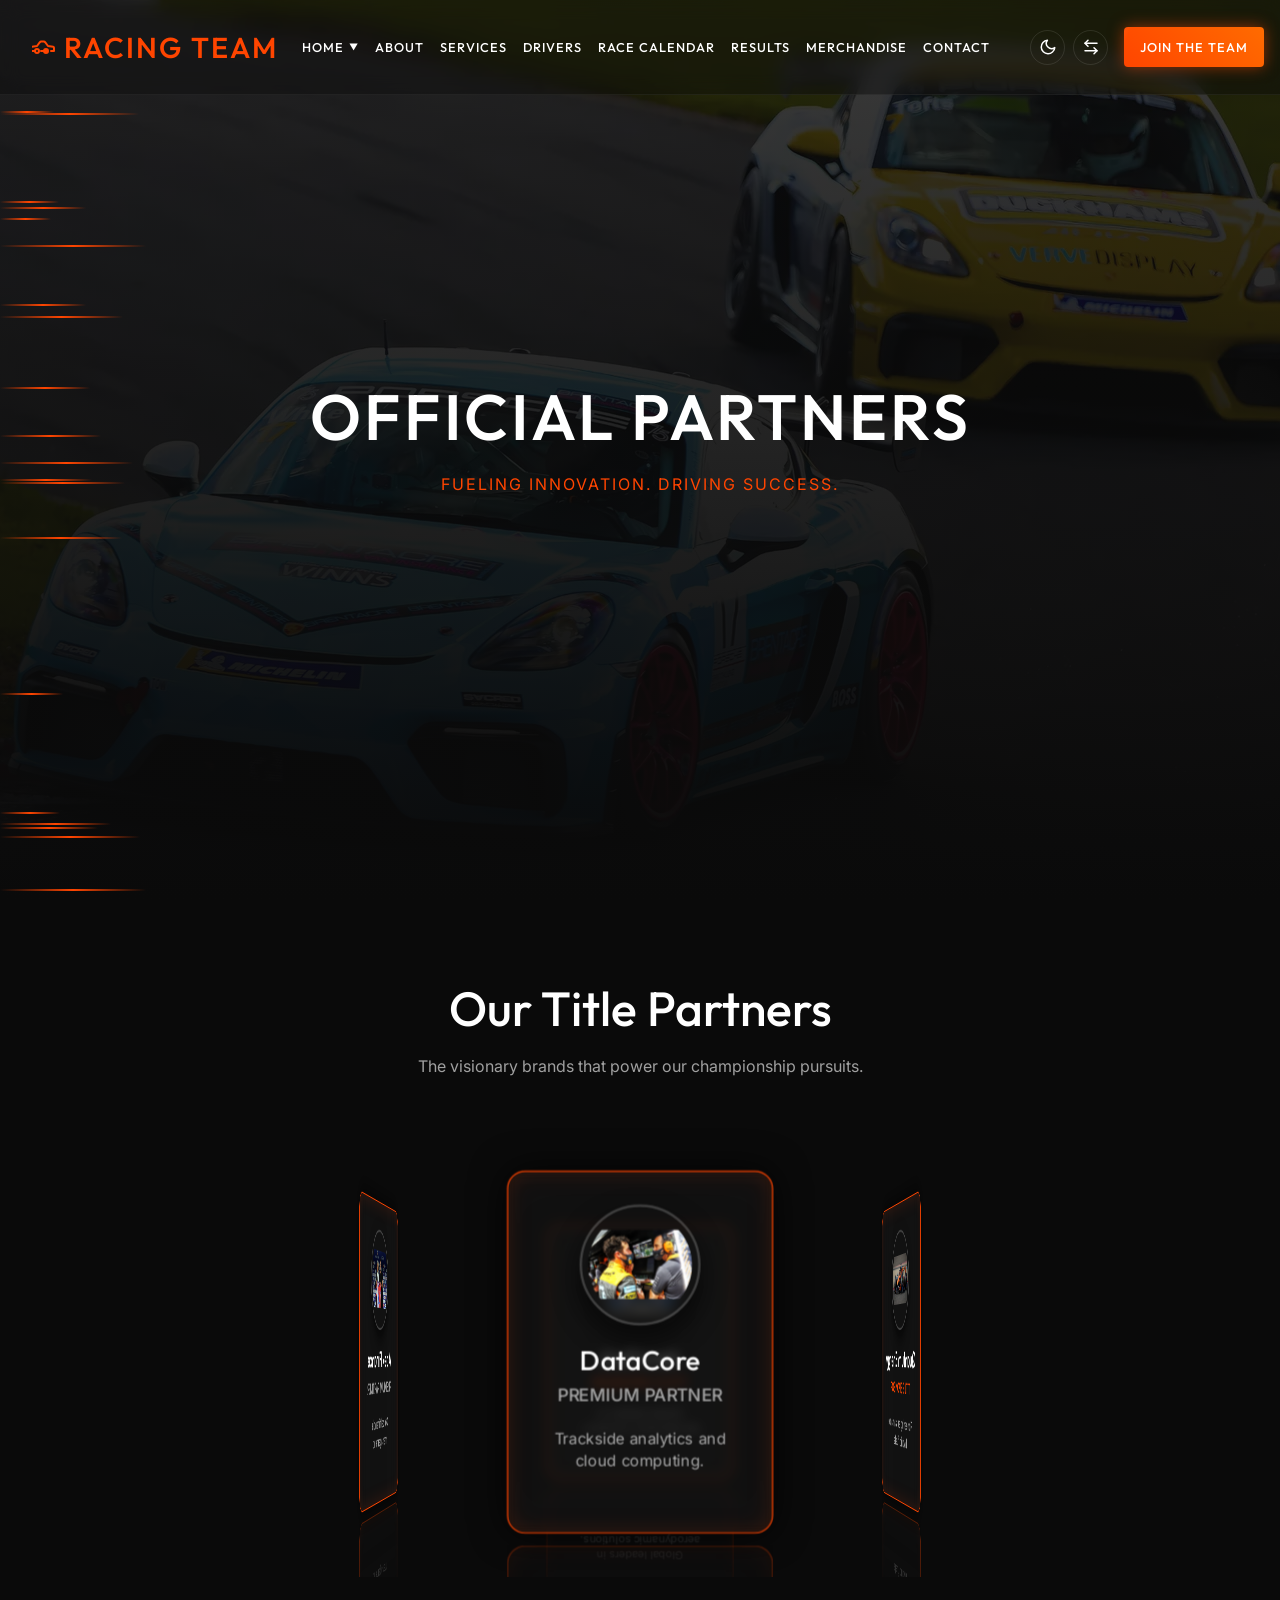
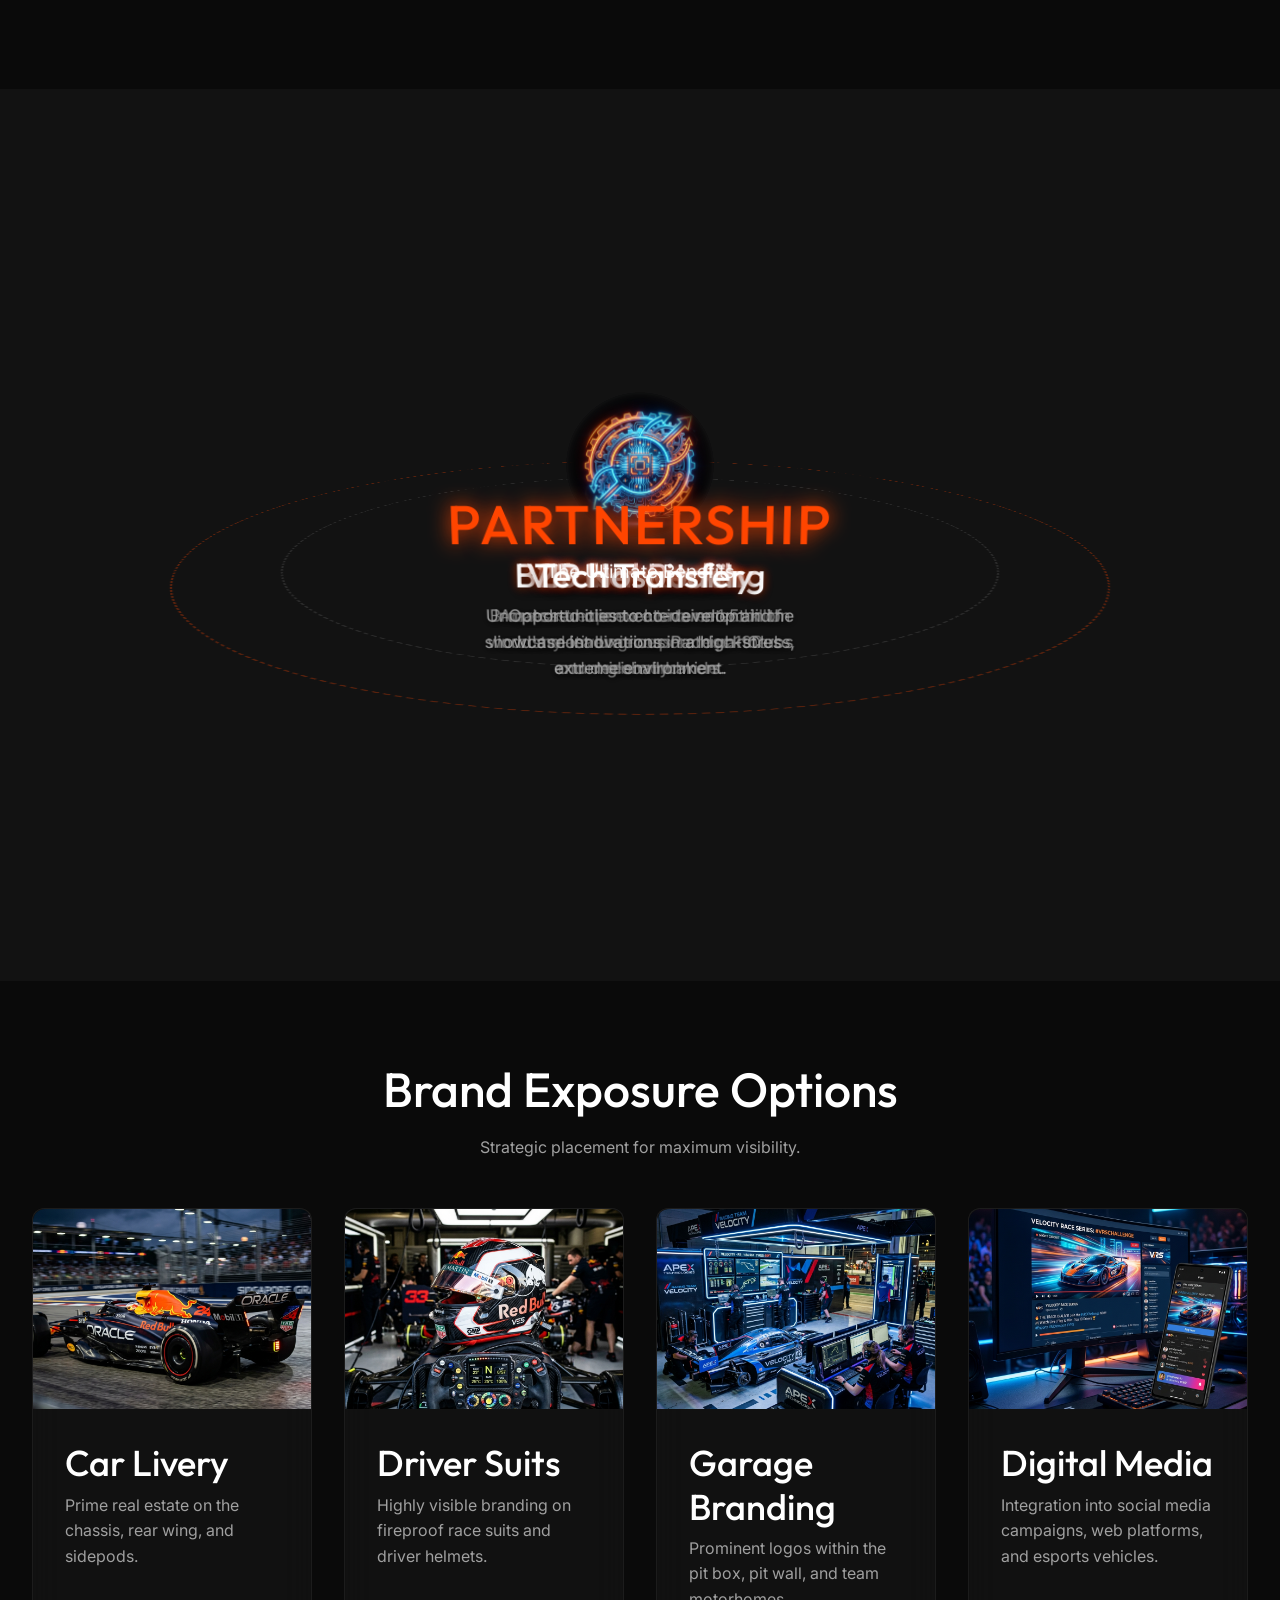
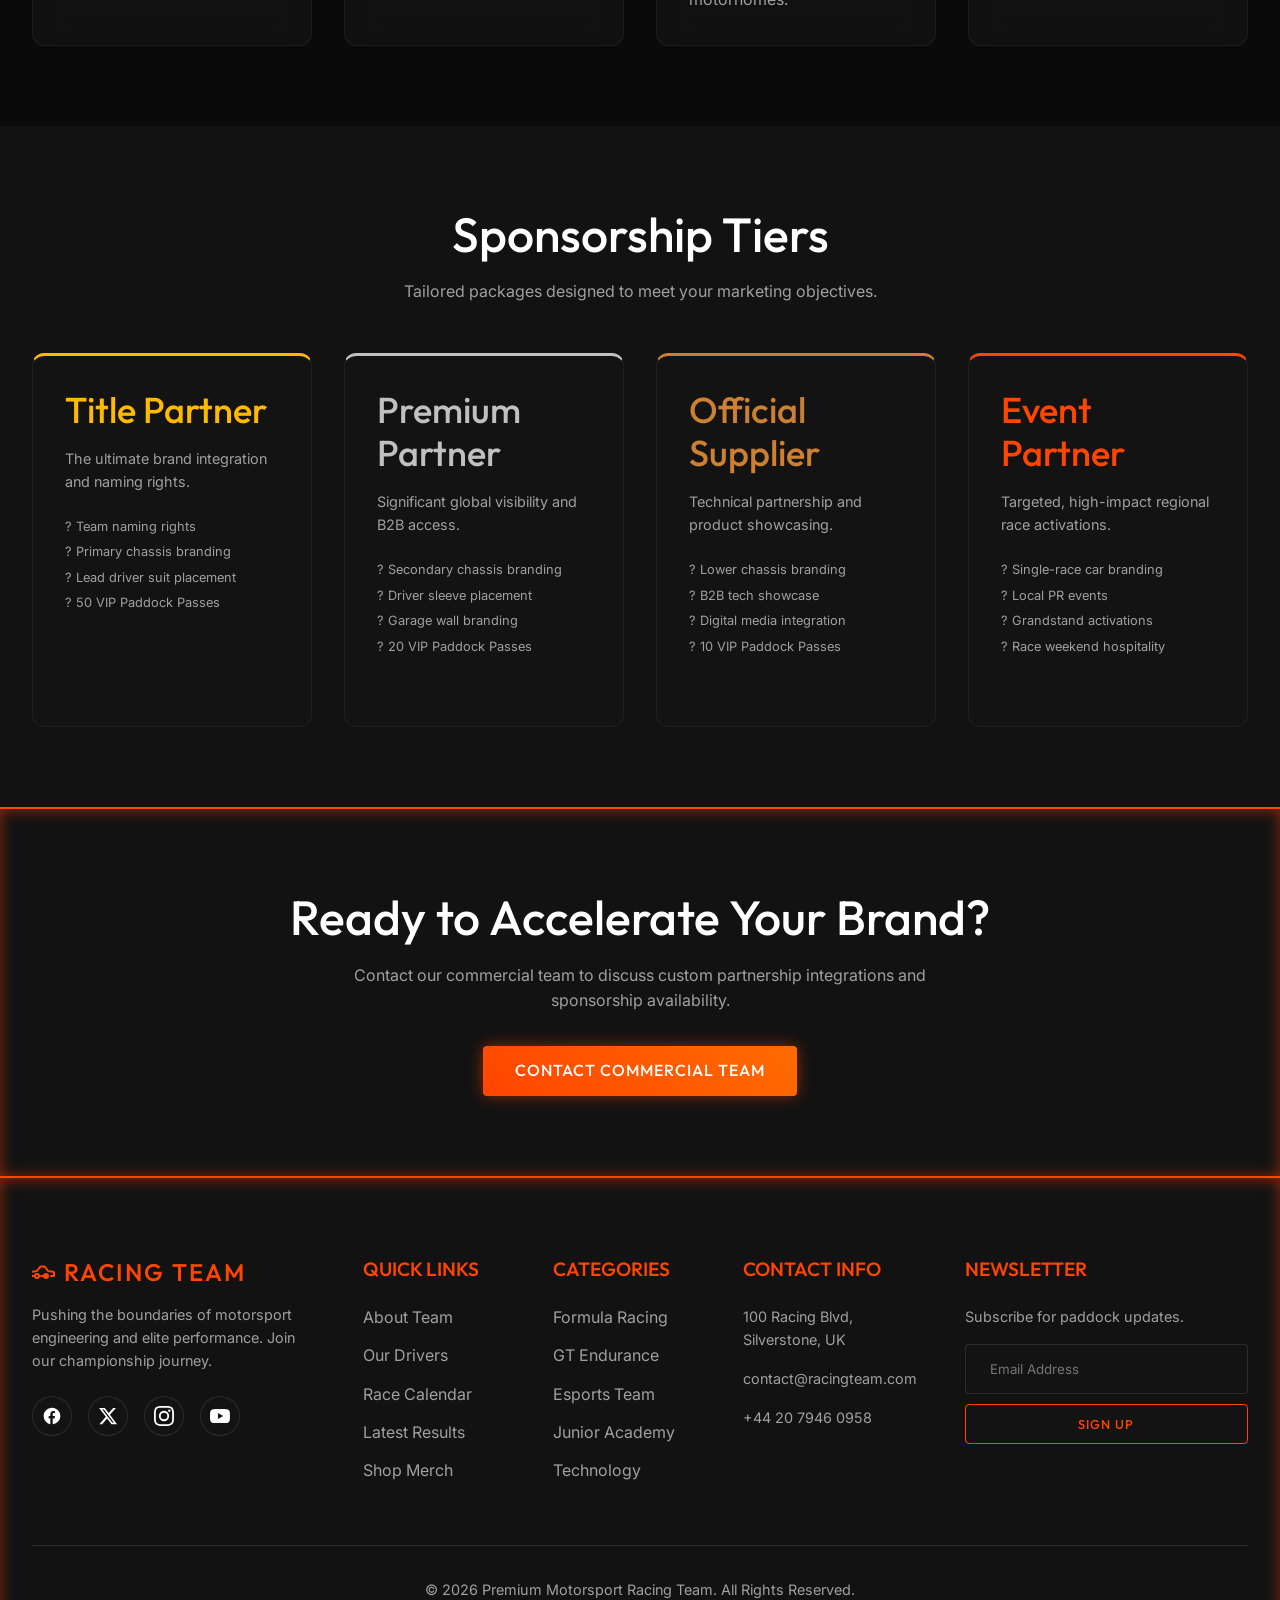
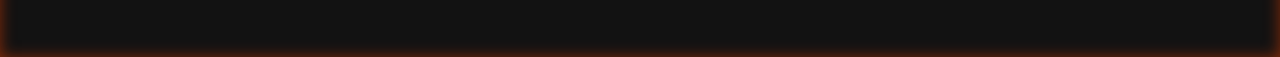
<file: sponsors.html>
<!DOCTYPE html>
<html lang="en" data-theme="dark" dir="ltr">
<head>
  <meta charset="UTF-8">
  <meta name="viewport" content="width=device-width, initial-scale=1.0">
  <link rel="icon" type="image/svg+xml" href="assets/images/favicon.svg">
  <title>Sponsors - Premium Motorsport Racing Team</title>
  <meta name="description" content="Discover our valued partners and explore elite sponsorship opportunities.">
  <link rel="stylesheet" href="assets/css/variables.css">
  <link rel="stylesheet" href="assets/css/global.css">
  <link rel="stylesheet" href="assets/css/components.css">
  <link rel="stylesheet" href="assets/css/animations.css">
  <style>
    .page-hero { height: 100vh; display: flex; align-items: center; justify-content: center; position: relative; background: url('https://images.unsplash.com/photo-1568605117036-5fe5e7bab0b7?q=80&w=2070&auto=format&fit=crop') center/cover no-repeat; }
    .page-hero::before { content: ''; position: absolute; top: 0; left: 0; width: 100%; height: 100%; background: linear-gradient(to bottom, rgba(10,10,10,0.8), rgba(10,10,10,1)); }
    .page-hero-content { position: relative; z-index: 2; text-align: center; }
    .page-hero-title { font-size: clamp(2.5rem, 5vw, 4.5rem); text-transform: uppercase; letter-spacing: 3px; margin-bottom: 1rem; animation: reveal 1s forwards; }
    
    .main-header { position: fixed; top: 0; left: 0; width: 100%; z-index: var(--z-nav); background: rgba(10, 10, 10, 0.4); backdrop-filter: blur(10px); -webkit-backdrop-filter: blur(10px); border-bottom: 1px solid var(--glass-border); transition: all var(--transition-normal); padding: 1.5rem 0; }
    .main-header.scrolled { padding: 0.8rem 0; background: rgba(10, 10, 10, 0.9); box-shadow: 0 4px 20px rgba(0,0,0,0.5); }
    .nav-container { display: flex; justify-content: space-between; align-items: center; max-width: var(--container-width); margin: 0 auto; padding: 0 var(--container-padding); }
    .logo { font-family: var(--font-heading); font-size: 1.8rem; font-weight: 550; color: var(--brand-orange); letter-spacing: 2px; text-transform: uppercase; }
    .nav-menu { display: flex; gap: 1rem; align-items: center; }
    .nav-link { font-family: var(--font-heading); font-size: 0.8rem; font-weight: 500; text-transform: uppercase; letter-spacing: 1px; position: relative; padding: 0.5rem 0; transition: var(--transition-fast);  }
    .nav-link::after { content: ''; position: absolute; bottom: 0; left: 0; width: 0%; height: 2px; background: var(--brand-orange); transition: width var(--transition-normal); box-shadow: 0 0 8px var(--brand-orange-glow); }
    .nav-link:hover::after, .nav-link.active::after { width: 100%; }
    .nav-link:hover { color: var(--brand-orange); }
    .nav-actions { display: flex; gap: 1rem; align-items: center; }
    .toggles-nav { display: flex; gap: 0.5rem; }
    .toggle-btn { background: transparent; border: 1px solid var(--border-color); color: var(--text-primary); width: 35px; height: 35px; border-radius: 50%; display: flex; align-items: center; justify-content: center; transition: var(--transition-fast);  }
    .toggle-btn:hover { border-color: var(--brand-orange); box-shadow: 0 0 10px var(--brand-orange-glow); }
    .hamburger { display: none; flex-direction: column; gap: 5px; background: none; border: none;  }
    .hamburger span { width: 25px; height: 2px; background: var(--text-primary); transition: var(--transition-fast); }
    @media (max-width: 1024px) {
      .nav-menu { position: fixed; top: 0; right: -100%; width: 300px; max-width: 100vw; height: 100vh; background: var(--bg-primary); flex-direction: column; justify-content: flex-start; padding-top: 60px; padding-bottom: 1rem; overflow-y: auto; transition: right var(--transition-normal); border-left: 1px solid var(--border-color); }
      [dir="rtl"] .nav-menu { right: auto; left: -100%; border-left: none; border-right: 1px solid var(--border-color); }
      .nav-menu.active { right: 0; }
      [dir="rtl"] .nav-menu.active { left: 0; }
      .hamburger { display: flex; z-index: var(--z-dropdown); margin-left: auto; }
      [dir="rtl"] .hamburger { margin-left: 0; margin-right: auto; }
      .hamburger.active span:nth-child(1) { transform: rotate(45deg) translate(5px, 5px); }
      .hamburger.active span:nth-child(2) { opacity: 0; }
      .hamburger.active span:nth-child(3) { transform: rotate(-45deg) translate(5px, -5px); }
      .nav-actions { display: none; }
      .mobile-nav-actions { display: flex !important; }
      .nav-menu { gap: 0.5rem !important; }
      .nav-link { padding: 0.25rem 0; font-size: 0.9rem; }
    }
    
    .main-footer { background: var(--bg-secondary); padding: 5rem 0 2rem; position: relative; }
    .footer-grid { display: grid; grid-template-columns: 2fr 1fr 1fr 1fr 2fr; gap: 3rem; margin-bottom: 3rem; }
    .footer-col h4 { color: var(--brand-orange); margin-bottom: 1.5rem; font-size: 1.2rem; text-transform: uppercase; }
    .footer-links li { margin-bottom: 0.8rem; }
    .footer-links a { color: var(--text-secondary); transition: var(--transition-fast); }
    .footer-links a:hover { color: var(--brand-orange); padding-left: 5px; }
    [dir="rtl"] .footer-links a:hover { padding-left: 0; padding-right: 5px; }
    .social-icons { display: flex; gap: 1rem; margin-top: 1.5rem; }
    .social-icon { width: 40px; height: 40px; background: var(--glass-bg); border: 1px solid var(--border-color); display: flex; align-items: center; justify-content: center; border-radius: 50%; transition: var(--transition-fast); }
    .social-icon:hover { border-color: var(--brand-orange); background: var(--brand-orange-glow); transform: translateY(-3px); }
    .footer-bottom { border-top: 1px solid var(--border-color); padding-top: 2rem; text-align: center; color: var(--text-secondary); font-size: 0.9rem; }
    @media (max-width: 1024px) { .footer-grid { grid-template-columns: 1fr 1fr; } .footer-col:last-child { grid-column: 1 / -1; text-align: center; } .footer-col:last-child form { margin: 0 auto; max-width: 400px; } }
    @media (max-width: 600px) { .footer-grid { grid-template-columns: 1fr; } }
  </style>
</head>
<body>

  <header class="main-header">
    <div class="nav-container">
      <a href="index.html" class="logo" style="display: flex; align-items: center; white-space: nowrap; margin-right: 1.5rem;">
        <svg width="24" height="24" viewBox="0 0 24 24" fill="none" stroke="var(--brand-orange)" stroke-width="2" stroke-linecap="round" stroke-linejoin="round" style="margin-right: 8px; vertical-align: text-bottom;">
          <path d="M14 16H9m10 0h3v-3.15a1 1 0 0 0-.84-.99L16 11l-2.7-3.6a2 2 0 0 0-1.6-.8H9.3a2 2 0 0 0-1.6.8L5 11l-5.16.86a1 1 0 0 0-.84.99V16h3m14 0a2 2 0 1 1-4 0 2 2 0 0 1 4 0zM7 16a2 2 0 1 1-4 0 2 2 0 0 1 4 0z"></path>
        </svg>
        RACING TEAM
      </a>
            <nav class="nav-menu" id="nav-menu">
        <div class="nav-item-dropdown" style="position: relative; display: inline-block;">
          <a href="#" class="nav-link" style="display: flex; align-items: center;">Home <span style="font-size: 0.7em; margin-left: 5px;">&#9660;</span></a>
          <div class="dropdown-content" style="display: none; position: absolute; background: rgba(10, 10, 10, 0.9); min-width: 150px; box-shadow: 0px 8px 16px 0px rgba(0,0,0,0.8); z-index: 1; border-radius: 4px; border: 1px solid var(--border-color); top: 100%; left: 0; flex-direction: column;">
            <a href="index.html" style="color: var(--text-primary); padding: 12px 16px; text-decoration: none; font-family: var(--font-heading); font-size: 0.85rem; text-transform: uppercase; letter-spacing: 1px; transition: 0.2s;">Home 1</a>
            <a href="home2.html" style="color: var(--text-primary); padding: 12px 16px; text-decoration: none; font-family: var(--font-heading); font-size: 0.85rem; text-transform: uppercase; letter-spacing: 1px; transition: 0.2s;">Home 2</a>
          </div>
        </div>
        <a href="about.html" class="nav-link">About</a>
        <a href="services.html" class="nav-link">Services</a>
        <a href="drivers.html" class="nav-link">Drivers</a>
        <a href="calendar.html" class="nav-link">Race Calendar</a>
        <a href="results.html" class="nav-link">Results</a>
        <a href="merchandise.html" class="nav-link">Merchandise</a>
        <a href="contact.html" class="nav-link">Contact</a>
              <div class="mobile-nav-actions" style="display: none; flex-direction: column; gap: 0.5rem; padding: 0.5rem 2rem; margin-top: 0.5rem; border-top: 1px solid var(--border-color); width: 100%; align-items: center;">
          <div class="toggles-nav" style="justify-content: center; margin-bottom: 0.25rem; display: flex; gap: 0.5rem;">
            <button class="toggle-btn theme-toggle" title="Toggle Theme"><svg width="18" height="18" viewBox="0 0 24 24" fill="none" stroke="currentColor" stroke-width="2" stroke-linecap="round" stroke-linejoin="round"><path d="M21 12.79A9 9 0 1 1 11.21 3 7 7 0 0 0 21 12.79z"></path></svg></button>
            <button class="toggle-btn rtl-toggle" title="Toggle RTL"><svg width="18" height="18" viewBox="0 0 24 24" fill="none" stroke="currentColor" stroke-width="2" stroke-linecap="round" stroke-linejoin="round"><path d="M8 3L4 7l4 4"/><path d="M4 7h16"/><path d="M16 21l4-4-4-4"/><path d="M20 17H4"/></svg></button>
          </div>
          <a href="register.html" class="btn btn-primary" style="text-align: center; width: 100%; height: 40px; line-height: 40px; padding: 0;">Join The Team</a>
          <a href="sponsors.html" class="btn btn-secondary" style="text-align: center; width: 100%; height: 40px; line-height: 40px; padding: 0;">Become Sponsor</a>
        </div>
      </nav>
      <style>
        .nav-item-dropdown:hover .dropdown-content { display: flex !important; }
        .dropdown-content a:hover { color: var(--brand-orange) !important; }
        @media (min-width: 1025px) {
          .nav-menu { display: flex; align-items: center; white-space: nowrap; margin-right: 2.5rem; }
        }
      </style>
      <div class="nav-actions">
        <div class="toggles-nav">
          <button class="toggle-btn theme-toggle" title="Toggle Theme"><svg width="18" height="18" viewBox="0 0 24 24" fill="none" stroke="currentColor" stroke-width="2" stroke-linecap="round" stroke-linejoin="round"><path d="M21 12.79A9 9 0 1 1 11.21 3 7 7 0 0 0 21 12.79z"></path></svg></button>
          <button class="toggle-btn rtl-toggle" title="Toggle RTL"><svg width="18" height="18" viewBox="0 0 24 24" fill="none" stroke="currentColor" stroke-width="2" stroke-linecap="round" stroke-linejoin="round"><path d="M8 3L4 7l4 4"/><path d="M4 7h16"/><path d="M16 21l4-4-4-4"/><path d="M20 17H4"/></svg></button>
        </div>
        <a href="register.html" class="btn btn-primary" style="height: 40px; padding: 0 1rem; font-size: 0.8rem; white-space: nowrap;">Join The Team</a>
        <a href="sponsors.html" class="btn btn-secondary" style="height: 40px; padding: 0 1rem; font-size: 0.8rem; white-space: nowrap;">Become Sponsor</a>
      </div>
      <button class="hamburger" id="hamburger"><span></span><span></span><span></span></button>
    </div>
  </header>

  <!-- 1. Sponsors Hero -->
  <section class="page-hero" style="background-image: url('assets/images/sponsor-hero.png'); background-size: cover; background-position: center; background-repeat: no-repeat;">
    <div class="speed-lines"></div>
    <div class="page-hero-content">
      <h1 class="page-hero-title">Official Partners</h1>
      <p style="color: var(--brand-orange); letter-spacing: 2px; text-transform: uppercase;">Fueling Innovation. Driving Success.</p>
    </div>
  </section>

  <!-- 2. Current Sponsors (3D Layout) -->
  <section class="reveal">
    <div class="container">
      <h2 style="text-align: center; margin-bottom: 1rem;">Our Title Partners</h2>
      <p style="text-align: center; max-width: 600px; margin: 0 auto 3rem;">The visionary brands that power our championship pursuits.</p>
      
      <style>
        /* 1. 3D Rotating Sponsor Ring */
        .sponsor-ring-container {
          perspective: 1500px;
          height: 450px;
          display: flex;
          justify-content: center;
          align-items: center;
          margin: 2rem 0;
          overflow: hidden;
        }
        .sponsor-ring {
          position: relative;
          width: 220px;
          height: 300px;
          transform-style: preserve-3d;
          animation: spinRing 25s infinite linear;
        }
        .sponsor-ring-container:hover .sponsor-ring {
          animation-play-state: paused;
        }
        @keyframes spinRing {
          0% { transform: rotateY(0deg); }
          100% { transform: rotateY(360deg); }
        }
        .ring-item {
          position: absolute;
          inset: 0;
          background: var(--glass-bg);
          border: 1px solid var(--brand-orange);
          border-radius: 15px;
          display: flex;
          flex-direction: column;
          align-items: center;
          justify-content: center;
          padding: 1.5rem;
          text-align: center;
          box-shadow: 0 0 30px rgba(0,0,0,0.8), inset 0 0 20px rgba(255, 69, 0, 0.15);
          backdrop-filter: blur(5px);
          -webkit-box-reflect: below 10px linear-gradient(transparent, transparent, rgba(0,0,0,0.4));
        }
        /* 4 Items -> 90 degrees apart */
        .ring-item:nth-child(1) { transform: rotateY(0deg) translateZ(260px); }
        .ring-item:nth-child(2) { transform: rotateY(90deg) translateZ(260px); }
        .ring-item:nth-child(3) { transform: rotateY(180deg) translateZ(260px); }
        .ring-item:nth-child(4) { transform: rotateY(270deg) translateZ(260px); }
        
        .ring-img {
          width: 100px; height: 100px; border-radius: 50%; object-fit: cover;
          margin-bottom: 1rem; border: 2px solid rgba(255,255,255,0.2);
          box-shadow: 0 10px 20px rgba(0,0,0,0.6);
        }
        .ring-item h3 { color: var(--text-primary); font-size: 1.4rem; margin-bottom: 0.2rem; }
        .ring-item p.r-sub { color: var(--brand-orange); font-size: 0.9rem; margin-bottom: 1rem; text-transform: uppercase; font-weight: 550; }
        .ring-item p.r-desc { font-size: 0.8rem; color: #aaa; line-height: 1.4; }

        /* 2. 3D Isometric Hologram Grid */
        .iso-container {
          display: flex;
          justify-content: center;
          align-items: center;
          min-height: 800px;
          perspective: 2000px;
          padding: 6rem 0;
        }
        .iso-grid-wrapper {
          transform: rotateX(60deg) rotateZ(-45deg);
          transform-style: preserve-3d;
          display: grid;
          grid-template-columns: 1fr 1fr;
          gap: 12rem;
        }
        .iso-pedestal {
          width: 220px;
          height: 220px;
          background: var(--glass-bg);
          position: relative;
          transform-style: preserve-3d;
          transition: transform 0.6s cubic-bezier(0.2, 0.8, 0.2, 1), box-shadow 0.6s ease;
          border: 1px solid rgba(255, 69, 0, 0.4);
          box-shadow: inset 0 0 40px rgba(255, 69, 0, 0.1);
          cursor: pointer;
        }
        /* Depth sides */
        .iso-pedestal::before {
          content: ''; position: absolute; top: 100%; left: -1px; right: -1px; height: 50px;
          background: var(--glass-bg); transform-origin: top; transform: rotateX(-90deg);
          border: 1px solid rgba(255, 69, 0, 0.4); border-top: none;
        }
        .iso-pedestal::after {
          content: ''; position: absolute; top: -1px; left: 100%; bottom: -1px; width: 50px;
          background: rgba(10, 10, 10, 0.9); transform-origin: left; transform: rotateY(90deg);
          border: 1px solid rgba(255, 69, 0, 0.4); border-left: none;
        }
        .iso-pedestal:hover {
          transform: translateZ(80px);
          box-shadow: inset 0 0 60px rgba(255, 69, 0, 0.4), 0 0 60px rgba(255, 69, 0, 0.5);
          background: var(--glass-bg);
        }
        
        /* Hologram Content - Stands perfectly vertical! */
        .iso-hologram {
          position: absolute; top: 0; left: 0; width: 100%; height: 100%;
          transform: rotateZ(45deg) rotateX(-60deg) translateZ(80px) translateY(-80px);
          display: flex; flex-direction: column; align-items: center; text-align: center;
          pointer-events: none; transition: transform 0.6s cubic-bezier(0.2, 0.8, 0.2, 1);
        }
        .iso-pedestal:hover .iso-hologram {
          transform: rotateZ(45deg) rotateX(-60deg) translateZ(160px) translateY(-100px) scale(1.15);
        }
        .holo-icon { font-size: 4rem; margin-bottom: 0.5rem; filter: drop-shadow(0 15px 15px rgba(0,0,0,0.9)); }
        .holo-title { color: var(--brand-orange); font-size: 1.5rem; text-shadow: 0 5px 15px rgba(0,0,0,0.9); margin-bottom: 0.8rem; white-space: nowrap; font-weight: 550; }
        .holo-desc { 
          font-size: 0.95rem; color: var(--text-primary); width: 280px; text-shadow: 0 2px 5px #000; line-height: 1.6; 
          background: rgba(10,10,10,0.9); padding: 15px; border-radius: 12px; border: 1px solid rgba(255,69,0,0.3); border-left: 4px solid var(--brand-orange);
          box-shadow: 0 15px 30px rgba(0,0,0,0.8);
        }

        @media (max-width: 768px) {
          .sponsor-ring-container { height: 400px; }
          .ring-item { transform: rotateY(calc(var(--i) * 90deg)) translateZ(180px); }
          .iso-container { min-height: 1200px; padding: 2rem 0; }
          .iso-grid-wrapper { grid-template-columns: 1fr; gap: 12rem; transform: rotateX(60deg) rotateZ(-45deg) scale(0.8); }
        }
      </style>

      <div class="sponsor-ring-container">
        <div class="sponsor-ring">
          <div class="ring-item">
            <img src="assets/images/DataCore.png" class="ring-img" alt="DataCore" style="object-fit: contain; padding: 5px;">
            <h3>DataCore</h3>
            <p class="r-sub" style="color: var(--text-secondary);">Premium Partner</p>
            <p class="r-desc">Trackside analytics and cloud computing.</p>
          </div>
          <div class="ring-item">
            <img src="assets/images/Quantum Energy.png" class="ring-img" alt="Quantum Energy" style="object-fit: contain; padding: 5px;">
            <h3>Quantum Energy</h3>
            <p class="r-sub">Title Sponsor</p>
            <p class="r-desc">Pioneering sustainable hybrid fuels.</p>
          </div>
          <div class="ring-item">
            <img src="assets/images/AeroTech.png" class="ring-img" alt="AeroTech" style="object-fit: contain; padding: 5px;">
            <h3>AeroTech</h3>
            <p class="r-sub">Title Sponsor</p>
            <p class="r-desc">Global leaders in aerodynamic solutions.</p>
          </div>
          <div class="ring-item">
            <img src="assets/images/Apex Finance Premium.png" class="ring-img" alt="Apex Finance" style="object-fit: contain; padding: 5px;">
            <h3>Apex Finance</h3>
            <p class="r-sub" style="color: var(--text-secondary);">Premium Partner</p>
            <p class="r-desc">Global financial management.</p>
          </div>
        </div>
      </div>
    </div>
  </section>

  <!-- 3. Partnership Benefits (Pure 3D Galaxy Orbit) -->
  <section class="reveal" style="background: var(--bg-secondary); overflow: hidden;">
    <style>
      .pure-3d-orbit-system {
        position: relative;
        height: 700px;
        display: flex;
        justify-content: center;
        align-items: center;
        perspective: 1500px;
        overflow: hidden;
        margin-top: 2rem;
      }
      .orbit-tilt-wrapper {
        position: absolute;
        width: 100%; height: 100%;
        display: flex; justify-content: center; align-items: center;
        transform-style: preserve-3d;
        transform: rotateX(-15deg); /* Look down at the galaxy */
      }
      .orbit-center-glow {
        position: absolute;
        text-align: center;
        z-index: 10;
        pointer-events: none;
        animation: pulseCore 3s infinite alternate;
      }
      .orbit-center-glow h2 {
        font-size: 3.5rem;
        color: var(--brand-orange);
        text-transform: uppercase;
        letter-spacing: 2px;
        margin-bottom: 0;
        text-shadow: 0 0 20px rgba(255,69,0,1);
      }
      .orbit-center-glow p {
        color: var(--text-primary);
        font-size: 1.2rem;
        text-shadow: 0 0 10px rgba(255,255,255,0.8);
      }
      @keyframes pulseCore {
        from { transform: scale(1); filter: drop-shadow(0 0 20px rgba(255,69,0,0.4)); }
        to { transform: scale(1.05); filter: drop-shadow(0 0 40px rgba(255,69,0,1)); }
      }
      
      /* Orbiting Text Nodes (NO BACKGROUNDS, NO CARDS) */
      .orbit-node {
        position: absolute;
        width: 320px;
        text-align: center;
        animation: orbitFly 24s linear infinite;
        cursor: pointer;
      }
      .pure-3d-orbit-system:hover .orbit-node {
        animation-play-state: paused;
      }
      
      .orbit-node:nth-child(4) { animation-delay: 0s; }
      .orbit-node:nth-child(5) { animation-delay: -6s; }
      .orbit-node:nth-child(6) { animation-delay: -12s; }
      .orbit-node:nth-child(7) { animation-delay: -18s; }

      @keyframes orbitFly {
        0%   { transform: rotateY(0deg)   translateZ(450px) rotateY(0deg);   z-index: 10; opacity: 1; filter: blur(0); }
        25%  { transform: rotateY(90deg)  translateZ(450px) rotateY(-90deg); z-index: 5;  opacity: 0.6; filter: blur(1px); }
        50%  { transform: rotateY(180deg) translateZ(450px) rotateY(-180deg);z-index: 1;  opacity: 0.1; filter: blur(4px); }
        75%  { transform: rotateY(270deg) translateZ(450px) rotateY(-270deg);z-index: 5;  opacity: 0.6; filter: blur(1px); }
        100% { transform: rotateY(360deg) translateZ(450px) rotateY(-360deg);z-index: 10; opacity: 1; filter: blur(0); }
      }
      
      .orbit-node .node-icon {
        width: 150px;
        height: 150px;
        object-fit: cover;
        display: block;
        margin: 0 auto 1rem;
        /* Seamlessly fade out the black rectangular edges */
        -webkit-mask-image: radial-gradient(circle at center, black 45%, transparent 70%);
        mask-image: radial-gradient(circle at center, black 45%, transparent 70%);
        filter: drop-shadow(0 0 20px rgba(255,100,0,0.5));
        transition: transform 0.4s ease, filter 0.4s ease;
        mix-blend-mode: screen;
      }
      .orbit-node:hover .node-icon {
        transform: scale(1.3) translateY(-10px);
        filter: drop-shadow(0 0 30px rgba(255,100,0,0.8));
      }
      .orbit-node h3 {
        font-size: 2.2rem;
        color: var(--text-primary);
        margin-bottom: 0.5rem;
        text-shadow: 0 5px 15px rgba(0,0,0,0.9), 0 0 10px rgba(255,69,0,0.8);
      }
      .orbit-node p {
        font-size: 1.1rem;
        color: var(--text-secondary);
        line-height: 1.6;
        text-shadow: 0 2px 10px #000;
      }

      /* Thin decorative orbit rings */
      .orbit-ring-dec {
        position: absolute;
        width: 900px;
        height: 900px;
        border: 2px dashed rgba(255, 69, 0, 0.3);
        border-radius: 50%;
        transform: rotateX(90deg);
        pointer-events: none;
      }
      .orbit-ring-dec:nth-child(2) {
        width: 700px; height: 700px; border-color: rgba(255,255,255,0.1);
      }

      @media (max-width: 768px) {
        .pure-3d-orbit-system { height: 500px; }
        .orbit-center-glow h2 { font-size: 2rem; }
        @keyframes orbitFly {
          0%   { transform: rotateY(0deg)   translateZ(250px) rotateY(0deg);   z-index: 10; opacity: 1; filter: blur(0); }
          25%  { transform: rotateY(90deg)  translateZ(250px) rotateY(-90deg); z-index: 5;  opacity: 0.6; filter: blur(1px); }
          50%  { transform: rotateY(180deg) translateZ(250px) rotateY(-180deg);z-index: 1;  opacity: 0.1; filter: blur(4px); }
          75%  { transform: rotateY(270deg) translateZ(250px) rotateY(-270deg);z-index: 5;  opacity: 0.6; filter: blur(1px); }
          100% { transform: rotateY(360deg) translateZ(250px) rotateY(-360deg);z-index: 10; opacity: 1; filter: blur(0); }
        }
        .orbit-node { width: 220px; }
        .orbit-node h3 { font-size: 1.5rem; }
        .orbit-ring-dec { width: 500px; height: 500px; }
        .orbit-ring-dec:nth-child(2) { width: 400px; height: 400px; }
      }
    </style>

    <div class="pure-3d-orbit-system">
      <div class="orbit-tilt-wrapper">
        <!-- Rings -->
        <div class="orbit-ring-dec"></div>
        <div class="orbit-ring-dec"></div>
        
        <!-- Center glowing text -->
        <div class="orbit-center-glow">
          <h2>Partnership</h2>
          <p>The Ultimate Benefits</p>
        </div>

        <!-- Node 1 -->
        <div class="orbit-node">
          <img src="assets/images/icon_global_reach_1781848503176.png" class="node-icon" alt="Global Reach">
          <h3>Global Reach</h3>
          <p>Broadcast exposure to over 1.5 billion cumulative viewers across 190 countries worldwide.</p>
        </div>
        <!-- Node 2 -->
        <div class="orbit-node">
          <img src="assets/images/icon_b2b_1781848513628.png" class="node-icon" alt="B2B Networking">
          <h3>B2B Networking</h3>
          <p>Access to our exclusive network of industry-leading corporate partners and decision makers.</p>
        </div>
        <!-- Node 3 -->
        <div class="orbit-node">
          <img src="assets/images/icon_vip_1781848524984.png" class="node-icon" alt="VIP Hospitality">
          <h3>VIP Hospitality</h3>
          <p>Unmatched client entertainment in the world's most luxurious Paddock Clubs globally.</p>
        </div>
        <!-- Node 4 -->
        <div class="orbit-node">
          <img src="assets/images/icon_tech_1781848535024.png" class="node-icon" alt="Tech Transfer">
          <h3>Tech Transfer</h3>
          <p>Opportunities to co-develop and showcase innovations in a high-stress, extreme environment.</p>
        </div>
      </div>
    </div>
  </section>

  <!-- 4. Brand Exposure -->
  <section class="reveal">
    <div class="container">
      <h2 style="text-align: center; margin-bottom: 1rem;">Brand Exposure Options</h2>
      <p style="text-align: center; max-width: 600px; margin: 0 auto;">Strategic placement for maximum visibility.</p>
      
      <div class="grid-4">
        <div class="glass-card" style="padding: 0;">
          <img src="assets/images/sponsors_livery_1781848870370.png" alt="Car Livery" style="border-radius: 12px 12px 0 0; margin-bottom: 0; width: 100%; height: 200px; object-fit: cover; display: block;">
          <div style="padding: 2rem;">
            <h3 style="margin-bottom: 0.5rem;">Car Livery</h3>
            <p style="margin-bottom: 0; color: var(--text-secondary);">Prime real estate on the chassis, rear wing, and sidepods.</p>
          </div>
        </div>
        <div class="glass-card" style="padding: 0;">
          <img src="assets/images/sponsors_suit_1781848944791.png" alt="Driver Suits" style="border-radius: 12px 12px 0 0; margin-bottom: 0; width: 100%; height: 200px; object-fit: cover; display: block;">
          <div style="padding: 2rem;">
            <h3 style="margin-bottom: 0.5rem;">Driver Suits</h3>
            <p style="margin-bottom: 0; color: var(--text-secondary);">Highly visible branding on fireproof race suits and driver helmets.</p>
          </div>
        </div>
        <div class="glass-card" style="padding: 0;">
          <img src="assets/images/sponsors_garage_1781848893202.png" alt="Garage Branding" style="border-radius: 12px 12px 0 0; margin-bottom: 0; width: 100%; height: 200px; object-fit: cover; display: block;">
          <div style="padding: 2rem;">
            <h3 style="margin-bottom: 0.5rem;">Garage Branding</h3>
            <p style="margin-bottom: 0; color: var(--text-secondary);">Prominent logos within the pit box, pit wall, and team motorhomes.</p>
          </div>
        </div>
        <div class="glass-card" style="padding: 0;">
          <img src="assets/images/sponsors_digital_1781848903972.png" alt="Digital Media" style="border-radius: 12px 12px 0 0; margin-bottom: 0; width: 100%; height: 200px; object-fit: cover; display: block;">
          <div style="padding: 2rem;">
            <h3 style="margin-bottom: 0.5rem;">Digital Media</h3>
            <p style="margin-bottom: 0; color: var(--text-secondary);">Integration into social media campaigns, web platforms, and esports vehicles.</p>
          </div>
        </div>
      </div>
    </div>
  </section>

  <!-- 5. Sponsorship Packages -->
  <section class="reveal" style="background: var(--bg-secondary);">
    <div class="container">
      <h2 style="text-align: center; margin-bottom: 1rem;">Sponsorship Tiers</h2>
      <p style="text-align: center; max-width: 600px; margin: 0 auto;">Tailored packages designed to meet your marketing objectives.</p>
      
      <div class="grid-4">
        <div class="glass-card" style="border-top: 3px solid #ffba00;">
          <h3 style="color: #ffba00;">Title Partner</h3>
          <p style="font-size: 0.9rem; margin-bottom: 1.5rem;">The ultimate brand integration and naming rights.</p>
          <ul style="font-size: 0.8rem; margin-bottom: 2rem; color: var(--text-secondary);">
            <li style="margin-bottom: 5px;">? Team naming rights</li>
            <li style="margin-bottom: 5px;">? Primary chassis branding</li>
            <li style="margin-bottom: 5px;">? Lead driver suit placement</li>
            <li style="margin-bottom: 5px;">? 50 VIP Paddock Passes</li>
          </ul>
        </div>
        <div class="glass-card" style="border-top: 3px solid #c0c0c0;">
          <h3 style="color: #c0c0c0;">Premium Partner</h3>
          <p style="font-size: 0.9rem; margin-bottom: 1.5rem;">Significant global visibility and B2B access.</p>
          <ul style="font-size: 0.8rem; margin-bottom: 2rem; color: var(--text-secondary);">
            <li style="margin-bottom: 5px;">? Secondary chassis branding</li>
            <li style="margin-bottom: 5px;">? Driver sleeve placement</li>
            <li style="margin-bottom: 5px;">? Garage wall branding</li>
            <li style="margin-bottom: 5px;">? 20 VIP Paddock Passes</li>
          </ul>
        </div>
        <div class="glass-card" style="border-top: 3px solid #cd7f32;">
          <h3 style="color: #cd7f32;">Official Supplier</h3>
          <p style="font-size: 0.9rem; margin-bottom: 1.5rem;">Technical partnership and product showcasing.</p>
          <ul style="font-size: 0.8rem; margin-bottom: 2rem; color: var(--text-secondary);">
            <li style="margin-bottom: 5px;">? Lower chassis branding</li>
            <li style="margin-bottom: 5px;">? B2B tech showcase</li>
            <li style="margin-bottom: 5px;">? Digital media integration</li>
            <li style="margin-bottom: 5px;">? 10 VIP Paddock Passes</li>
          </ul>
        </div>
        <div class="glass-card" style="border-top: 3px solid var(--brand-orange);">
          <h3 style="color: var(--brand-orange);">Event Partner</h3>
          <p style="font-size: 0.9rem; margin-bottom: 1.5rem;">Targeted, high-impact regional race activations.</p>
          <ul style="font-size: 0.8rem; margin-bottom: 2rem; color: var(--text-secondary);">
            <li style="margin-bottom: 5px;">? Single-race car branding</li>
            <li style="margin-bottom: 5px;">? Local PR events</li>
            <li style="margin-bottom: 5px;">? Grandstand activations</li>
            <li style="margin-bottom: 5px;">? Race weekend hospitality</li>
          </ul>
        </div>
      </div>
    </div>
  </section>

  <!-- 6. Become Sponsor CTA -->
  <section class="reveal neon-border-top" style="background: var(--bg-secondary); position: relative;">
    <div class="container" style="position: relative; z-index: 2; text-align: center;">
      <h2>Ready to Accelerate Your Brand?</h2>
      <p style="max-width: 600px; margin: 0 auto 2rem; color: var(--text-secondary);">Contact our commercial team to discuss custom partnership integrations and sponsorship availability.</p>
      <a href="contact.html" class="btn btn-primary">Contact Commercial Team</a>
    </div>
  </section>

  <footer class="main-footer neon-border-top">
    <div class="container">
      <div class="footer-grid">
        <div class="footer-col">
          <h4 style="font-size: 1.5rem; letter-spacing: 2px; display: flex; align-items: center; margin-bottom: 1rem;">
            <svg width="24" height="24" viewBox="0 0 24 24" fill="none" stroke="var(--brand-orange)" stroke-width="2" stroke-linecap="round" stroke-linejoin="round" style="margin-right: 8px; vertical-align: text-bottom;">
          <path d="M14 16H9m10 0h3v-3.15a1 1 0 0 0-.84-.99L16 11l-2.7-3.6a2 2 0 0 0-1.6-.8H9.3a2 2 0 0 0-1.6.8L5 11l-5.16.86a1 1 0 0 0-.84.99V16h3m14 0a2 2 0 1 1-4 0 2 2 0 0 1 4 0zM7 16a2 2 0 1 1-4 0 2 2 0 0 1 4 0z"></path>
        </svg>
            RACING TEAM
          </h4>
          <p style="font-size: 0.9rem; color: var(--text-secondary);">Pushing the boundaries of motorsport engineering and elite performance. Join our championship journey.</p>
          <div class="social-icons">
            <a href="#" class="social-icon" aria-label="Facebook">
              <svg width="20" height="20" viewBox="0 0 24 24" fill="currentColor"><path d="M22 12c0-5.52-4.48-10-10-10S2 6.48 2 12c0 4.84 3.44 8.87 8 9.8V15H8v-3h2V9.5C10 7.57 11.57 6 13.5 6c1.05 0 2.15.19 2.15.19V8.5h-1.21c-1.19 0-1.56.74-1.56 1.5V12h2.73l-.44 3h-2.29v6.8C18.56 20.87 22 16.84 22 12z"/></svg>
            </a>
            <a href="#" class="social-icon" aria-label="Twitter">
              <svg width="20" height="20" viewBox="0 0 24 24" fill="currentColor"><path d="M18.244 2.25h3.308l-7.227 8.26 8.502 11.24H16.17l-5.214-6.817L4.99 21.75H1.68l7.73-8.835L1.254 2.25H8.08l4.713 6.231zm-1.161 17.52h1.833L7.084 4.126H5.117z"/></svg>
            </a>
            <a href="#" class="social-icon" aria-label="Instagram">
              <svg width="20" height="20" viewBox="0 0 24 24" fill="currentColor"><path d="M12 2.163c3.204 0 3.584.012 4.85.07 3.252.148 4.771 1.691 4.919 4.919.058 1.265.069 1.645.069 4.849 0 3.205-.012 3.584-.069 4.849-.149 3.225-1.664 4.771-4.919 4.919-1.266.058-1.644.07-4.85.07-3.204 0-3.584-.012-4.849-.07-3.26-.149-4.771-1.699-4.919-4.92-.058-1.265-.07-1.644-.07-4.849 0-3.204.013-3.583.07-4.849.149-3.227 1.664-4.771 4.919-4.919 1.266-.057 1.645-.069 4.849-.069zM12 0C8.741 0 8.333.014 7.053.072 2.695.272.273 2.69.073 7.052.014 8.333 0 8.741 0 12c0 3.259.014 3.668.072 4.948.2 4.358 2.618 6.78 6.98 6.98C8.333 23.986 8.741 24 12 24c3.259 0 3.668-.014 4.948-.072 4.354-.2 6.782-2.618 6.979-6.98.059-1.28.073-1.689.073-4.948 0-3.259-.014-3.667-.072-4.947-.196-4.354-2.617-6.78-6.979-6.98C15.668.014 15.259 0 12 0zm0 5.838a6.162 6.162 0 100 12.324 6.162 6.162 0 000-12.324zM12 16a4 4 0 110-8 4 4 0 010 8zm6.406-11.845a1.44 1.44 0 100 2.881 1.44 1.44 0 000-2.881z"/></svg>
            </a>
            <a href="#" class="social-icon" aria-label="YouTube">
              <svg width="20" height="20" viewBox="0 0 24 24" fill="currentColor"><path d="M23.498 6.186a3.016 3.016 0 0 0-2.122-2.136C19.505 3.5 12 3.5 12 3.5s-7.505 0-9.377.55a3.016 3.016 0 0 0-2.122 2.136C0 8.07 0 12 0 12s0 3.93.502 5.814a3.016 3.016 0 0 0 2.122 2.136c1.871.55 9.376.55 9.376.55s7.505 0 9.377-.55a3.016 3.016 0 0 0 2.122-2.136C24 15.93 24 12 24 12s0-3.93-.502-5.814zM9.545 15.568V8.432L15.818 12l-6.273 3.568z"/></svg>
            </a>
          </div>
        </div>
        <div class="footer-col">
          <h4>Quick Links</h4>
          <ul class="footer-links">
            <li><a href="about.html">About Team</a></li>
            <li><a href="drivers.html">Our Drivers</a></li>
            <li><a href="calendar.html">Race Calendar</a></li>
            <li><a href="results.html">Latest Results</a></li>
            <li><a href="merchandise.html">Shop Merch</a></li>
          </ul>
        </div>
        <div class="footer-col">
          <h4>Categories</h4>
          <ul class="footer-links">
            <li><a href="#">Formula Racing</a></li>
            <li><a href="#">GT Endurance</a></li>
            <li><a href="#">Esports Team</a></li>
            <li><a href="#">Junior Academy</a></li>
            <li><a href="#">Technology</a></li>
          </ul>
        </div>
        <div class="footer-col">
          <h4>Contact Info</h4>
          <ul class="footer-links" style="color: var(--text-secondary); font-size: 0.9rem;">
            <li style="margin-bottom: 1rem;">100 Racing Blvd, Silverstone, UK</li>
            <li style="margin-bottom: 1rem;">contact@racingteam.com</li>
            <li style="margin-bottom: 1rem;">+44 20 7946 0958</li>
          </ul>
        </div>
        <div class="footer-col">
          <h4>Newsletter</h4>
          <p style="font-size: 0.9rem; color: var(--text-secondary); margin-bottom: 1rem;">Subscribe for paddock updates.</p>
          <form style="display: flex; flex-direction: column; gap: 10px;">
            <input type="email" class="form-control" placeholder="Email Address" required>
            <button type="submit" class="btn btn-secondary" style="height: 40px; font-size: 0.8rem;">Sign Up</button>
          </form>
        </div>
      </div>
      <div class="footer-bottom">
        <p>&copy; 2026 Premium Motorsport Racing Team. All Rights Reserved.</p>
      </div>
    </div>
  </footer>

  <script src="assets/js/main.js"></script>
  <script src="assets/js/animations.js"></script>
  <button id="backToTop" class="back-to-top" title="Back to Top">
    <svg width="24" height="24" viewBox="0 0 24 24" fill="none" stroke="currentColor" stroke-width="2" stroke-linecap="round" stroke-linejoin="round">
      <path d="M18 15l-6-6-6 6"/>
    </svg>
  </button>
</body>
</html>
</file>
<file: assets/css/variables.css>
/* variables.css */
:root {
  /* Core Colors - Default is Dark Mode */
  --bg-primary: #0a0a0a;
  --bg-secondary: #121212;
  --bg-tertiary: #1a1a1a;
  --text-primary: #ffffff;
  --text-secondary: #a0a0a0;
  
  --brand-orange: #ff4500;
  --brand-orange-glow: rgba(255, 69, 0, 0.5);
  --brand-orange-hover: #ff5722;
  
  --accent-grey: #2a2a2a;
  --border-color: rgba(255, 255, 255, 0.1);
  --glass-bg: rgba(20, 20, 20, 0.7);
  --glass-border: rgba(255, 255, 255, 0.05);

  /* Typography */
  --font-primary: 'Inter', 'Roboto', sans-serif;
  --font-heading: 'Outfit', 'Inter', sans-serif;
  
  /* Layout */
  --container-width: 1440px;
  --container-padding: 2rem;
  
  /* Transitions */
  --transition-fast: 0.2s ease;
  --transition-normal: 0.3s cubic-bezier(0.4, 0, 0.2, 1);
  --transition-slow: 0.5s cubic-bezier(0.4, 0, 0.2, 1);
  
  /* Z-Index */
  --z-nav: 1000;
  --z-dropdown: 1010;
  --z-cursor: 9999;
  --z-modal: 1050;
}

/* Mobile Padding Adjustment */
@media (max-width: 768px) {
  :root {
    --container-padding: 1rem;
  }
}

[data-theme="light"] {
  --bg-primary: #f0f0f0;
  --bg-secondary: #ffffff;
  --bg-tertiary: #e5e5e5;
  --text-primary: #121212;
  --text-secondary: #4a4a4a;
  
  --brand-orange: #e63e00;
  --brand-orange-glow: rgba(230, 62, 0, 0.3);
  --brand-orange-hover: #ff4500;
  
  --accent-grey: #d0d0d0;
  --border-color: rgba(0, 0, 0, 0.1);
  --glass-bg: rgba(255, 255, 255, 0.8);
  --glass-border: rgba(0, 0, 0, 0.05);
}

[dir="rtl"] {
  --nav-direction: row-reverse;
  --margin-start: margin-right;
  --margin-end: margin-left;
  --padding-start: padding-right;
  --padding-end: padding-left;
}
</file>
<file: assets/css/global.css>
/* global.css */
@import url('https://fonts.googleapis.com/css2?family=Inter:wght@400;500;600&family=Outfit:wght@400;500;600;700&display=swap');

* {
  margin: 0;
  padding: 0;
  box-sizing: border-box;
}

html {
  scroll-behavior: smooth;
  max-width: 100%;
  overflow-x: hidden;
}

body {
  font-family: var(--font-primary);
  background-color: var(--bg-primary);
  color: var(--text-primary);
  line-height: 1.6;
  max-width: 100%;
  overflow-x: hidden;
  transition: background-color var(--transition-normal), color var(--transition-normal);
}

h1, h2, h3, h4, h5, h6 {
  font-family: var(--font-heading);
  font-weight: 550;
  line-height: 1.2;
  margin-bottom: 1rem;
}

h1 { font-size: clamp(2.5rem, 5vw, 4rem); font-weight: 550; }
h2 { font-size: clamp(2rem, 4vw, 3rem); font-weight: 500; }
h3 { font-size: clamp(1.5rem, 3vw, 2.25rem); font-weight: 500; }

p {
  font-weight: 400;
  margin-bottom: 1.5rem;
  color: var(--text-secondary);
}

a {
  text-decoration: none;
  color: inherit;
}

ul {
  list-style: none;
}

img {
  max-width: 100%;
  height: auto;
  display: block;
}

.container {
  max-width: var(--container-width);
  margin: 0 auto;
  padding: 0 var(--container-padding);
}

section {
  padding: 5rem 0;
  position: relative;
}

/* Custom Scrollbar */
::-webkit-scrollbar {
  width: 10px;
}
::-webkit-scrollbar-track {
  background: var(--bg-secondary);
}
::-webkit-scrollbar-thumb {
  background: var(--brand-orange);
  border-radius: 5px;
}
::-webkit-scrollbar-thumb:hover {
  background: var(--brand-orange-hover);
}



/* RTL Support Base adjustments */
[dir="rtl"] {
  text-align: right;
}

/* Light Mode Navbar Override */
[data-theme="light"] .main-header,
[data-theme="light"] .main-header.scrolled {
  background: #ffffff !important;
}
[data-theme="light"] .dropdown-content {
  background: #ffffff !important;
  box-shadow: 0px 8px 16px 0px rgba(0,0,0,0.1) !important;
}

/* Light Mode Hero Text Override */
[data-theme="light"] .hero-title,
[data-theme="light"] .hero-subtitle,
[data-theme="light"] .page-hero-title,
[data-theme="light"] .page-hero-subtitle,
[data-theme="light"] .hero-content p,
[data-theme="light"] .page-hero-content p {
  color: #ffffff !important;
}

/* Mobile Logo Size Adjustment */
@media (max-width: 768px) {
  .logo, .auth-logo {
    font-size: 1.2rem !important;
    letter-spacing: 1px !important;
    margin-right: 0.5rem !important;
  }
  .logo svg, .auth-logo svg {
    width: 20px !important;
    height: 20px !important;
    margin-right: 4px !important;
  }
  
  /* Fix gap between navbar and hero section */
  .hero-content, .page-hero-content {
    margin-top: 80px !important;
  }
  
  /* Stack newsletter form vertically */
  .community-form {
    flex-direction: column !important;
  }
}

/* Center Footer in Tablet and Mobile Views */
@media (max-width: 768px) {
  .footer-grid {
    grid-template-columns: 1fr !important;
  }
  .footer-col {
    text-align: center;
  }
  .footer-col h4 {
    justify-content: center;
  }
  .social-icons {
    justify-content: center;
  }
}
</file>
<file: assets/css/components.css>
/* components.css */

/* Primary Buttons: Orange gradient, Racing glow effect, Speed-line hover animation */
.btn {
  display: inline-flex;
  align-items: center;
  justify-content: center;
  padding: 1rem 2rem;
  font-family: var(--font-heading);
  font-weight: 500;
  border-radius: 4px;
  border: none;
  outline: none;
  transition: var(--transition-normal);
  text-transform: uppercase;
  letter-spacing: 1px;
  position: relative;
  overflow: hidden;
  height: 50px; /* Same height */
   /* using custom cursor */
}

.btn-primary {
  background: linear-gradient(45deg, var(--brand-orange), #ff6b00);
  color: #fff;
  box-shadow: 0 0 15px var(--brand-orange-glow);
}

.btn-primary::before {
  content: '';
  position: absolute;
  top: 0;
  left: -100%;
  width: 100%;
  height: 100%;
  background: linear-gradient(90deg, transparent, rgba(255,255,255,0.4), transparent);
  transition: left 0.5s;
  transform: skewX(-20deg);
}

.btn-primary:hover {
  box-shadow: 0 0 25px var(--brand-orange);
  transform: translateY(-2px);
}

.btn-primary:hover::before {
  left: 100%;
}

/* Secondary Buttons: Transparent, Orange outline, Glassmorphism effect */
.btn-secondary {
  background: var(--glass-bg);
  backdrop-filter: blur(10px);
  -webkit-backdrop-filter: blur(10px);
  border: 1px solid var(--brand-orange);
  color: var(--brand-orange);
}

.btn-secondary:hover {
  background: var(--brand-orange-glow);
  color: #fff;
  transform: translateY(-2px);
}

/* Grid Layouts - strictly 4 cards */
.grid-4 {
  display: grid;
  grid-template-columns: repeat(4, 1fr);
  gap: 2rem;
  margin-top: 3rem;
}

@media (max-width: 1024px) {
  .grid-4 { grid-template-columns: repeat(2, 1fr); }
}
@media (max-width: 600px) {
  .grid-4 { grid-template-columns: 1fr; }
}

/* Glassmorphism Cards */
.glass-card {
  background: var(--glass-bg);
  backdrop-filter: blur(16px);
  -webkit-backdrop-filter: blur(16px);
  border: 1px solid var(--glass-border);
  border-radius: 12px;
  padding: 2rem;
  transition: var(--transition-normal);
  position: relative;
  overflow: hidden;
  display: flex;
  flex-direction: column;
  height: 100%; /* Consistent card heights */
  transform-style: preserve-3d;
}

.glass-card:hover {
  transform: translateY(-10px) rotateX(5deg) rotateY(-5deg); /* 3D depth effect */
  box-shadow: 0 20px 40px rgba(0,0,0,0.4), 0 0 20px var(--brand-orange-glow);
  border-color: var(--brand-orange-glow);
}

.glass-card img {
  border-radius: 8px;
  margin-bottom: 1.5rem;
  object-fit: cover;
  width: 100%;
  aspect-ratio: 16/9;
}

/* Glowing Neon Top Border for Footer/Sections */
.neon-border-top {
  border-top: 2px solid var(--brand-orange);
  box-shadow: inset 0 1px 15px var(--brand-orange-glow);
}

/* Forms */
.form-group {
  margin-bottom: 1.5rem;
  position: relative;
}

.form-control {
  width: 100%;
  padding: 1rem 1.5rem;
  background: var(--glass-bg);
  border: 1px solid var(--border-color);
  border-radius: 4px;
  color: var(--text-primary);
  font-family: var(--font-primary);
  transition: var(--transition-fast);
  outline: none;
}

.form-control:focus {
  border-color: var(--brand-orange);
  box-shadow: 0 0 10px var(--brand-orange-glow);
  background: var(--bg-secondary);
}

/* Back to Top Button */
.back-to-top {
  position: fixed;
  bottom: 30px;
  right: 30px;
  width: 50px;
  height: 50px;
  background: rgba(10, 10, 10, 0.7);
  backdrop-filter: blur(10px);
  -webkit-backdrop-filter: blur(10px);
  border: 1px solid var(--brand-orange);
  border-radius: 50%;
  color: var(--text-primary);
  display: flex;
  align-items: center;
  justify-content: center;
  
  z-index: 999;
  opacity: 0;
  visibility: hidden;
  transform: translateY(20px);
  transition: all var(--transition-normal);
  box-shadow: 0 0 15px var(--brand-orange-glow);
}

.back-to-top.visible {
  opacity: 1;
  visibility: visible;
  transform: translateY(0);
}

.back-to-top:hover {
  background: var(--brand-orange-glow);
  transform: translateY(-5px);
  color: var(--brand-orange);
}
</file>
<file: assets/css/animations.css>
/* animations.css */

/* Track Movement */
@keyframes trackMove {
  from { background-position: 0 0; }
  to { background-position: 100% 100%; }
}

/* Wheel Spin */
@keyframes spin {
  100% { transform: rotate(360deg); }
}

/* Floating Elements */
@keyframes float {
  0% { transform: translateY(0px); }
  50% { transform: translateY(-15px); }
  100% { transform: translateY(0px); }
}

/* Speed Lines */
@keyframes speedLine {
  0% { transform: translateX(-100%) scaleX(1); opacity: 0; }
  10% { opacity: 1; }
  100% { transform: translateX(200vw) scaleX(2); opacity: 0; }
}

.speed-lines {
  position: absolute;
  top: 0;
  left: 0;
  width: 100%;
  height: 100%;
  pointer-events: none;
  overflow: hidden;
  z-index: 1;
}

.speed-line {
  position: absolute;
  height: 2px;
  background: linear-gradient(90deg, transparent, var(--brand-orange), transparent);
  animation: speedLine 2s linear infinite;
}

/* Scroll Revel */
.reveal {
  opacity: 0;
  transform: translateY(50px);
  transition: all 0.8s ease-out;
}

.reveal.active {
  opacity: 1;
  transform: translateY(0);
}

/* Blur transitions */
.motion-blur-in {
  animation: motionBlurIn 0.8s cubic-bezier(0.4, 0, 0.2, 1) forwards;
}

@keyframes motionBlurIn {
  0% { filter: blur(20px); opacity: 0; transform: scale(1.1); }
  100% { filter: blur(0); opacity: 1; transform: scale(1); }
}

@keyframes reveal {
  0% { opacity: 0; transform: translateY(30px); }
  100% { opacity: 1; transform: translateY(0); }
}

/* Continuous track movement effect for backgrounds */
.track-bg {
  background-size: 200% 200%;
  animation: trackMove 10s linear infinite;
}

/* Cinematic Camera Zoom */
@keyframes cinematicZoom {
  0% { transform: scale(1); }
  100% { transform: scale(1.1); }
}

.cinematic-zoom {
  animation: cinematicZoom 20s infinite alternate linear;
}
</file>
